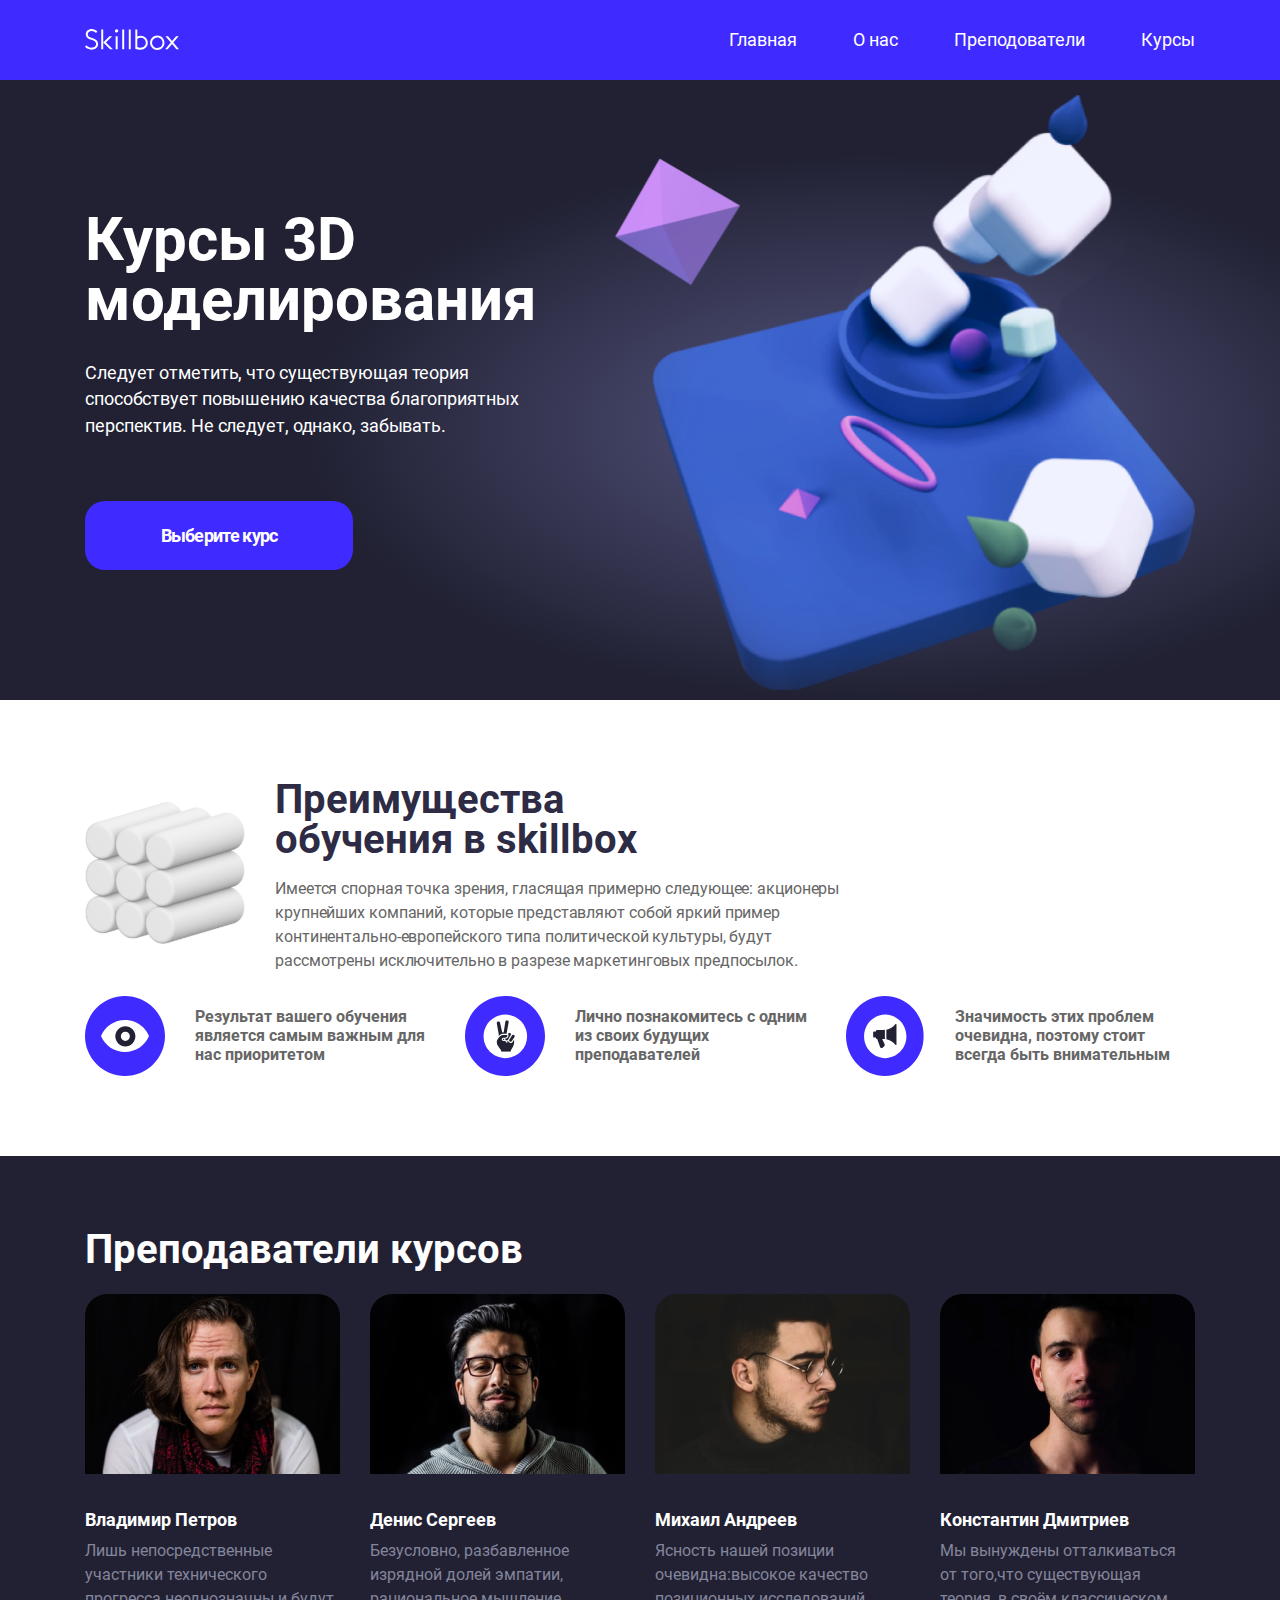
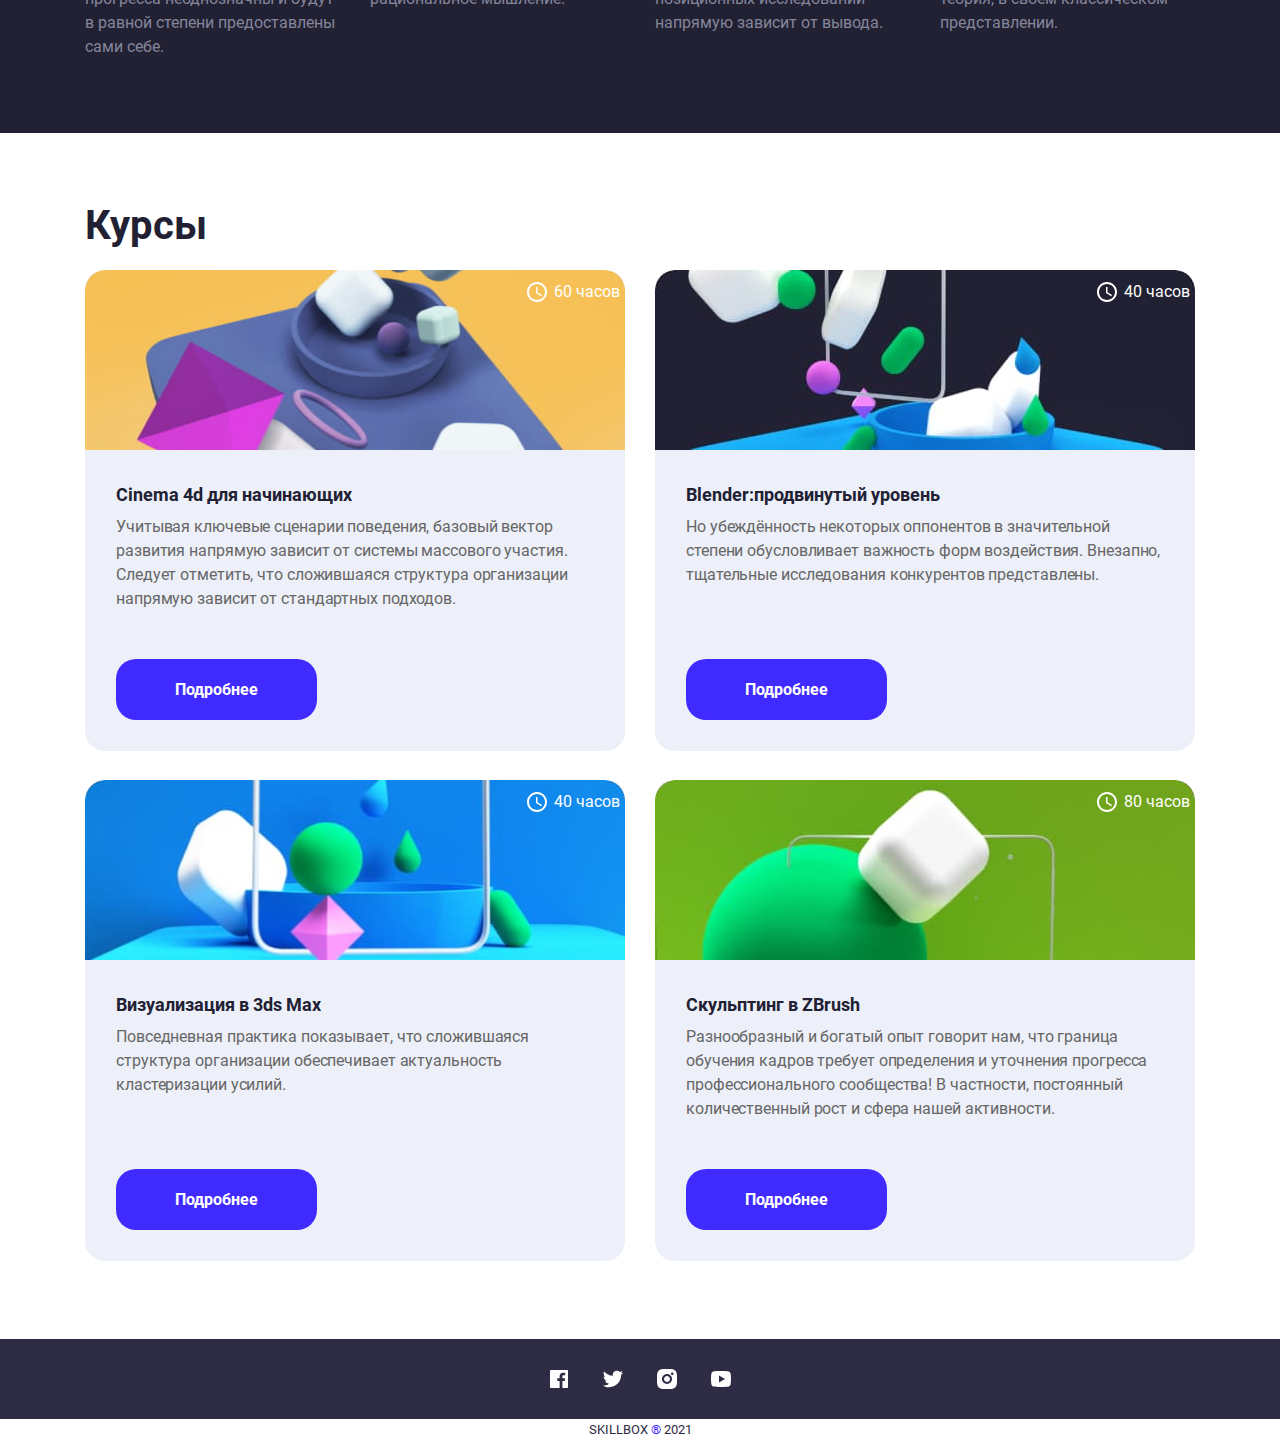
<file: 3d modeling courses/index.html>
<!DOCTYPE html>
<html lang="ru">

<head>
  <meta charset="UTF-8">
  <meta http-equiv="X-UA-Compatible" content="IE=edge">
  <meta name="viewport" content="width=device-width, initial-scale=1.0">
  <title>Курсы 3D</title>
  <link rel="icon" href="favicon.svg">
  <link rel="stylesheet" href="css/normalize.css">
  <link rel="stylesheet" href="css/bootstrap-grid.min.css">
  <link rel="stylesheet" href="https://cdnjs.cloudflare.com/ajax/libs/animate.css/4.1.1/animate.min.css" />
  <link rel="stylesheet" href="css/style.css">
  <link rel="stylesheet" href="css/media.css">
  <script defer src="script.js"></script>
</head>

<body>
  <header class="header">
    <div class="header__container container flex">
      <a class="header__logo logo" href="#"><img src="img/logo.svg" alt="logo"></a>
      <nav class="header__nav nav">
        <ul class="header__list list list-reset flex">
          <li class="nav__item item">
            <a class="nav__link link" href="#Главная">Главная</a>
          </li>
          <li class="nav__item item">
            <a class="nav__link link" href="#О-нас">О&nbsp;нас</a>
          </li>
          <li class="nav__item item">
            <a class="nav__link link" href="#Преподователи">Преподователи</a>
          </li>
          <li class="nav__item item">
            <a class="nav__link link link" href="#Курсы">Курсы</a>
          </li>
        </ul>
      </nav>
      <button class="header__burger burger btn-reset">
        <span class="burger__line"></span>
        <span class="burger__line"></span>
        <span class="burger__line"></span>
      </button>
    </div>
  </header>

  <main class="main">

    <section class="section-hero section-offset" id="Главная">
      <div class="section-hero__container container">
        <div class="row">
          <div class="col-12 col-md-6 col-lg-5 col-sm-9">
            <div class="section-hero__content">
              <h1 class="section-hero__title title">Курсы 3D моделирования</h1>
              <p class="section-hero__descr descr">Следует отметить, что существующая теория способствует повышению
                качества
                благоприятных перспектив. Не следует, однако, забывать.</p>
              <button class="section-hero__btn btn btn-reset" type="submit">Выберите курс</button>
            </div>
          </div>
          <div class="col-7 col-md-6 col-lg-7">
            <div class="section-hero__decoration"></div>
          </div>
        </div>
      </div>
    </section>

    <section class="section-advantages section-offset" id="О-нас">
      <div class="section-advantages__container container">
        <div class="row">
          <div class="col-md-4 col-xl-2 col-sm-4">
            <div class="section-advantages__img"></div>
          </div>
          <div class="col-md-8 col-xl-7 col-sm-8 col-12">
            <div class="section-advantages__content">
              <h2 class="section-advantages__title title">Преимущества обучения в&nbsp;skillbox</h2>
              <p class="section-advantages__descr descr">Имеется спорная точка зрения, гласящая примерно следующее:
                акционеры
                крупнейших компаний, которые представляют собой яркий пример континентально-европейского типа
                политической
                культуры, будут рассмотрены исключительно в&nbsp;разрезе маркетинговых предпосылок.
              </p>
            </div>
          </div>
        </div>
        <ul class="section-advantages__list list-reset row">
          <li class="col-md-4 col-xl-4 col-sm-4 col-12">
            <div class="section-advantages__item-advantages item-advantages flex">
              <div class="item-advantages__icon icon icon-1"></div>
              <p class="item-advantages__text">
                Результат вашего обучения является самым важным для нас приоритетом
              </p>
            </div>
          </li>
          <li class="col-md-4 col-xl-4 col-sm-4 col-12">
            <div class="section-advantages__item-advantages item-advantages flex">
              <div class="item-advantages__icon icon icon-2"></div>
              <p class="item-advantages__text">
                Лично познакомитесь с одним из&nbsp;своих будущих преподавателей
              </p>
            </div>
          </li>
          <li class="col-md-4 col-xl-4 col-sm-4 col-12">
            <div class="section-advantages__item-advantages item-advantages flex">
              <div class="item-advantages__icon icon icon-3"></div>
              <p class="item-advantages__text">
                Значимость этих проблем очевидна, поэтому стоит всегда быть внимательным
              </p>
            </div>
          </li>
        </ul>
      </div>
    </section>

    <section class="section-teachers section-offset" id="Преподаватели">
      <div class="section-teachers__container container">
        <h2 class="section-teachers__title title">Преподаватели курсов</h2>
        <ul class="section-teachers__list list-reset row">
          <li class="card-teachers col-md-6 col-xl-3 col-sm-6 col-12">
            <picture class="card-teachers__picture-teachers picture-teachers flex">
              <source srcset="img/Владимир_Петров_320рх.png" media="(max-width: 575px)">
              <source srcset="img/Владимир_Петров_510рх.png" media="(max-width: 767px)">
              <source srcset="img/Владимир_Петров_690рх.png" media="(max-width: 960px)">
              <img class="picture-teachers__foto foto" src="img/Владимир_Петров.png" alt="Владимир Петров">
            </picture>
            <h3 class="card-teachers__name name">Владимир Петров</h3>
            <p class="card-teachers__descr descr">Лишь непосредственные участники технического прогресса неоднозначны
              и будут в&nbsp;равной степени предоставлены сами себе.</p>
          </li>
          <li class="card-teachers col-md-6 col-xl-3 col-sm-6 col-12">
            <picture class="card-teachers__picture-teachers picture-teachers flex">
              <source srcset="img/Денис_Сергеев_320рх.png" media="(max-width: 575px)">
              <source srcset="img/Денис_Сергеев_510рх.png" media="(max-width: 767px)">
              <source srcset="img/Денис_Сергеев_690рх.png" media="(max-width: 960px)">
              <img class="picture-teachers__foto foto" src="img/Денис_Сергеев.png" alt="Денис Сергеев">
            </picture>
            <h3 class="card-teachers__name name">Денис Сергеев</h3>
            <p class="card-teachers__descr descr">Безусловно, разбавленное изрядной долей эмпатии, рациональное
              мышление.
            </p>
          </li>
          <li class="card-teachers col-md-6 col-xl-3 col-sm-6 col-12">
            <picture class="card-teachers__picture-teachers picture-teachers flex">
              <source srcset="img/Михаил_Андреев_320рх.png" media="(max-width: 575px)">
              <source srcset="img/Михаил_Андреев_510рх.png" media="(max-width: 767px)">
              <source srcset="img/Михаил_Андреев_690рх.png" media="(max-width: 960px)">
              <img class="picture-teachers__foto foto" src="img/Михаил_Андреев.png" alt="Михаил Андреев">
            </picture>
            <h3 class="card-teachers__name name">Михаил Андреев</h3>
            <p class="card-teachers__descr descr">Ясность нашей позиции очевидна:высокое качество позиционных
              исследований
              напрямую зависит от вывода.</p>
          </li>
          <li class="card-teachers col-md-6 col-xl-3 col-sm-6 col-12">
            <picture class="card-teachers__picture-teachers picture-teachers flex">
              <source srcset="img/Константин_Дмитреев_320рх.png" media="(max-width: 575px)">
              <source srcset="img/Константин_Дмитреев_510рх.png" media="(max-width: 767px)">
              <source srcset="img/Константин_Дмитреев_690рх.png" media="(max-width: 960px)">
              <img class="picture-teachers__foto foto" src="img/Константин_Дмитреев.png" alt="Константин Дмитриев">
            </picture>
            <h3 class="card-teachers__name name">Константин Дмитриев</h3>
            <p class="card-teachers__descr descr">Мы&nbsp;вынуждены отталкиваться от&nbsp;того,что существующая
              теория,
              в&nbsp;своём классическом представлении.</p>

          </li>
        </ul>
      </div>
    </section>

    <section class="section-courses section-offset" id="Курсы">
      <div class="section-courses__container container">
        <h2 class="section-courses__title title">Курсы</h2>
        <ul class="section-courses__list list-reset row">
          <li class="col-sm-6 col-12 flex">
            <article class="section-courses__card-courses card-courses card-courses__img-1 flex">

              <span class="card-courses__time time">60&nbsp;часов</span>
              <div class="card-courses__content content flex">
                <div class="content-wrapper">
                  <h3 class="card-courses__title title">Cinema 4d&nbsp;для начинающих</h3>
                  <p class="card-courses__descr descr">Учитывая ключевые сценарии поведения, базовый вектор развития
                    напрямую зависит от системы массового участия. Следует отметить, что сложившаяся структура
                    организации напрямую зависит от стандартных подходов.</p>
                </div>
                <button class="card-courses__btn btn btn-reset">Подробнее</button>
              </div>


            </article>
          </li>
          <li class="col-sm-6 col-12 flex">
            <article class="section-courses__card-courses card-courses card-courses__img-2 flex">

              <span class="card-courses__time time">40&nbsp;часов</span>
              <div class="card-courses__content content flex">
                <div class="content-wrapper">
                  <h3 class="card-courses__title title">Blender:продвинутый уровень</h3>
                  <p class="card-courses__descr descr">Но&nbsp;убеждённость некоторых оппонентов в&nbsp;значительной
                    степени обусловливает важность форм воздействия. Внезапно, тщательные исследования конкурентов
                    представлены.
                  </p>
                </div>
                <button class="card-courses__btn btn btn-reset">Подробнее</button>
              </div>
            </article>
          </li>
          <li class="col-sm-6 col-12 flex">
            <article class="section-courses__card-courses card-courses card-courses__img-3 flex">

              <span class="card-courses__time time">40&nbsp;часов</span>
              <div class="card-courses__content content flex">
                <div class="content-wrapper correction">
                  <h3 class="card-courses__title title">Визуализация в 3ds&nbsp;Max</h3>
                  <p class="card-courses__descr descr correction-1">Повседневная практика показывает, что сложившаяся
                    структура
                    организации
                    обеспечивает актуальность кластеризации усилий.</p>
                </div>
                <button class="card-courses__btn btn btn-reset">Подробнее</button>
              </div>
            </article>
          </li>
          <li class="col-sm-6 col-12 flex">
            <article class="section-courses__card-courses card-courses card-courses__img-4 flex">

              <span class="card-courses__time time">80&nbsp;часов</span>
              <div class="card-courses__content content flex">
                <div class="content-wrapper">
                  <h3 class="card-courses__title title">Скульптинг в&nbsp;ZBrush</h3>
                  <p class="card-courses__descr descr">Разнообразный и богатый опыт говорит нам, что
                    граница обучения кадров требует определения и уточнения прогресса профессионального сообщества!
                    В частности, постоянный количественный рост и сфера нашей активности.</p>
                </div>
                <button class="card-courses__btn btn btn-reset">Подробнее</button>
              </div>
            </article>
          </li>
        </ul>
      </div>
    </section>
  </main>

  <footer class="footer flex">
    <div class="footer-wrapper-up">
      <ul class="footer__list-social list-social list-reset flex container">
        <li class="list-social__icon icon">
          <a class="list-social__link link flex" href="#" aria-label="Фейсбук">
            <svg width="24" height="24" viewBox="0 0 24 24" fill="none" xmlns="http://www.w3.org/2000/svg">
              <g clip-path="url(#clip0_51_12)">
                <path
                  d="M15.402 21V14.034H17.735L18.084 11.326H15.402V9.598C15.402 8.814 15.62 8.279 16.744 8.279H18.178V5.857C17.4838 5.78334 16.7861 5.74762 16.088 5.75C14.021 5.75 12.606 7.012 12.606 9.33V11.326H10.268V14.034H12.606V21H4C3.73478 21 3.48043 20.8946 3.29289 20.7071C3.10536 20.5196 3 20.2652 3 20V4C3 3.73478 3.10536 3.48043 3.29289 3.29289C3.48043 3.10536 3.73478 3 4 3H20C20.2652 3 20.5196 3.10536 20.7071 3.29289C20.8946 3.48043 21 3.73478 21 4V20C21 20.2652 20.8946 20.5196 20.7071 20.7071C20.5196 20.8946 20.2652 21 20 21H15.402Z"
                  fill="white" />
              </g>
              <defs>
                <clipPath id="clip0_51_12">
                  <rect width="24" height="24" fill="white" />
                </clipPath>
              </defs>
            </svg>
          </a>
        </li>
        <li class="list-social__icon icon">
          <a class="list-social__link link flex" href="#" aria-label="Твиттер">
            <svg width="22" height="18" viewBox="0 0 22 18" fill="none" xmlns="http://www.w3.org/2000/svg">
              <path
                d="M21.1621 2.65593C20.3986 2.99362 19.589 3.2154 18.7601 3.31393C19.6338 2.79136 20.2878 1.96894 20.6001 0.999927C19.7801 1.48793 18.8811 1.82993 17.9441 2.01493C17.3147 1.34151 16.4804 0.89489 15.571 0.744511C14.6616 0.594133 13.728 0.748418 12.9153 1.18338C12.1026 1.61834 11.4564 2.30961 11.0772 3.14972C10.6979 3.98983 10.6068 4.93171 10.8181 5.82893C9.15516 5.74558 7.52838 5.31345 6.04334 4.56059C4.55829 3.80773 3.24818 2.75097 2.19805 1.45893C1.82634 2.09738 1.63101 2.82315 1.63205 3.56193C1.63205 5.01193 2.37005 6.29293 3.49205 7.04293C2.82806 7.02202 2.17869 6.84271 1.59805 6.51993V6.57193C1.59825 7.53763 1.93242 8.47354 2.5439 9.22099C3.15538 9.96843 4.00653 10.4814 4.95305 10.6729C4.33667 10.84 3.69036 10.8646 3.06305 10.7449C3.32992 11.5762 3.85006 12.3031 4.55064 12.824C5.25123 13.3449 6.09718 13.6337 6.97005 13.6499C6.10253 14.3313 5.10923 14.8349 4.04693 15.1321C2.98464 15.4293 1.87418 15.5142 0.779053 15.3819C2.69075 16.6114 4.91615 17.264 7.18905 17.2619C14.8821 17.2619 19.0891 10.8889 19.0891 5.36193C19.0891 5.18193 19.0841 4.99993 19.0761 4.82193C19.8949 4.23009 20.6017 3.49695 21.1631 2.65693L21.1621 2.65593Z"
                fill="white" />
            </svg>
          </a>
        </li>
        <li class="list-social__icon icon">
          <a class="list-social__link link flex" href="#" aria-label="Инстаграмм">
            <svg width="20" height="20" viewBox="0 0 20 20" fill="none" xmlns="http://www.w3.org/2000/svg">
              <path
                d="M10 0C12.717 0 13.056 0.00999994 14.122 0.0599999C15.187 0.11 15.912 0.277 16.55 0.525C17.21 0.779 17.766 1.123 18.322 1.678C18.8305 2.1779 19.224 2.78259 19.475 3.45C19.722 4.087 19.89 4.813 19.94 5.878C19.987 6.944 20 7.283 20 10C20 12.717 19.99 13.056 19.94 14.122C19.89 15.187 19.722 15.912 19.475 16.55C19.2247 17.2178 18.8311 17.8226 18.322 18.322C17.822 18.8303 17.2173 19.2238 16.55 19.475C15.913 19.722 15.187 19.89 14.122 19.94C13.056 19.987 12.717 20 10 20C7.283 20 6.944 19.99 5.878 19.94C4.813 19.89 4.088 19.722 3.45 19.475C2.78233 19.2245 2.17753 18.8309 1.678 18.322C1.16941 17.8222 0.775931 17.2175 0.525 16.55C0.277 15.913 0.11 15.187 0.0599999 14.122C0.0129999 13.056 0 12.717 0 10C0 7.283 0.00999994 6.944 0.0599999 5.878C0.11 4.812 0.277 4.088 0.525 3.45C0.775236 2.78218 1.1688 2.17732 1.678 1.678C2.17767 1.16923 2.78243 0.775729 3.45 0.525C4.088 0.277 4.812 0.11 5.878 0.0599999C6.944 0.0129999 7.283 0 10 0ZM10 5C8.67392 5 7.40215 5.52678 6.46447 6.46447C5.52678 7.40215 5 8.67392 5 10C5 11.3261 5.52678 12.5979 6.46447 13.5355C7.40215 14.4732 8.67392 15 10 15C11.3261 15 12.5979 14.4732 13.5355 13.5355C14.4732 12.5979 15 11.3261 15 10C15 8.67392 14.4732 7.40215 13.5355 6.46447C12.5979 5.52678 11.3261 5 10 5ZM16.5 4.75C16.5 4.41848 16.3683 4.10054 16.1339 3.86612C15.8995 3.6317 15.5815 3.5 15.25 3.5C14.9185 3.5 14.6005 3.6317 14.3661 3.86612C14.1317 4.10054 14 4.41848 14 4.75C14 5.08152 14.1317 5.39946 14.3661 5.63388C14.6005 5.8683 14.9185 6 15.25 6C15.5815 6 15.8995 5.8683 16.1339 5.63388C16.3683 5.39946 16.5 5.08152 16.5 4.75ZM10 7C10.7956 7 11.5587 7.31607 12.1213 7.87868C12.6839 8.44129 13 9.20435 13 10C13 10.7956 12.6839 11.5587 12.1213 12.1213C11.5587 12.6839 10.7956 13 10 13C9.20435 13 8.44129 12.6839 7.87868 12.1213C7.31607 11.5587 7 10.7956 7 10C7 9.20435 7.31607 8.44129 7.87868 7.87868C8.44129 7.31607 9.20435 7 10 7Z"
                fill="white" />
            </svg>
          </a>
        </li>
        <li class="list-social__icon">
          <a class="list-social__link link flex" href="#" aria-label="Ю-туб">
            <svg width="24" height="24" viewBox="0 0 24 24" fill="none" xmlns="http://www.w3.org/2000/svg">
              <g clip-path="url(#clip0_51_21)">
                <path
                  d="M21.543 6.498C22 8.28 22 12 22 12C22 12 22 15.72 21.543 17.502C21.289 18.487 20.546 19.262 19.605 19.524C17.896 20 12 20 12 20C12 20 6.107 20 4.395 19.524C3.45 19.258 2.708 18.484 2.457 17.502C2 15.72 2 12 2 12C2 12 2 8.28 2.457 6.498C2.711 5.513 3.454 4.738 4.395 4.476C6.107 4 12 4 12 4C12 4 17.896 4 19.605 4.476C20.55 4.742 21.292 5.516 21.543 6.498ZM10 15.5L16 12L10 8.5V15.5Z"
                  fill="white" />
              </g>
              <defs>
                <clipPath id="clip0_51_21">
                  <rect width="24" height="24" fill="white" />
                </clipPath>
              </defs>
            </svg>
          </a>
        </li>
      </ul>
    </div>
    <div class="footer-wrapper-down">
      <small class="footer-copy container flex">SKILLBOX <span class="reg">&reg;</span> 2021</small>
    </div>

  </footer>

</body>

</html>
</file>
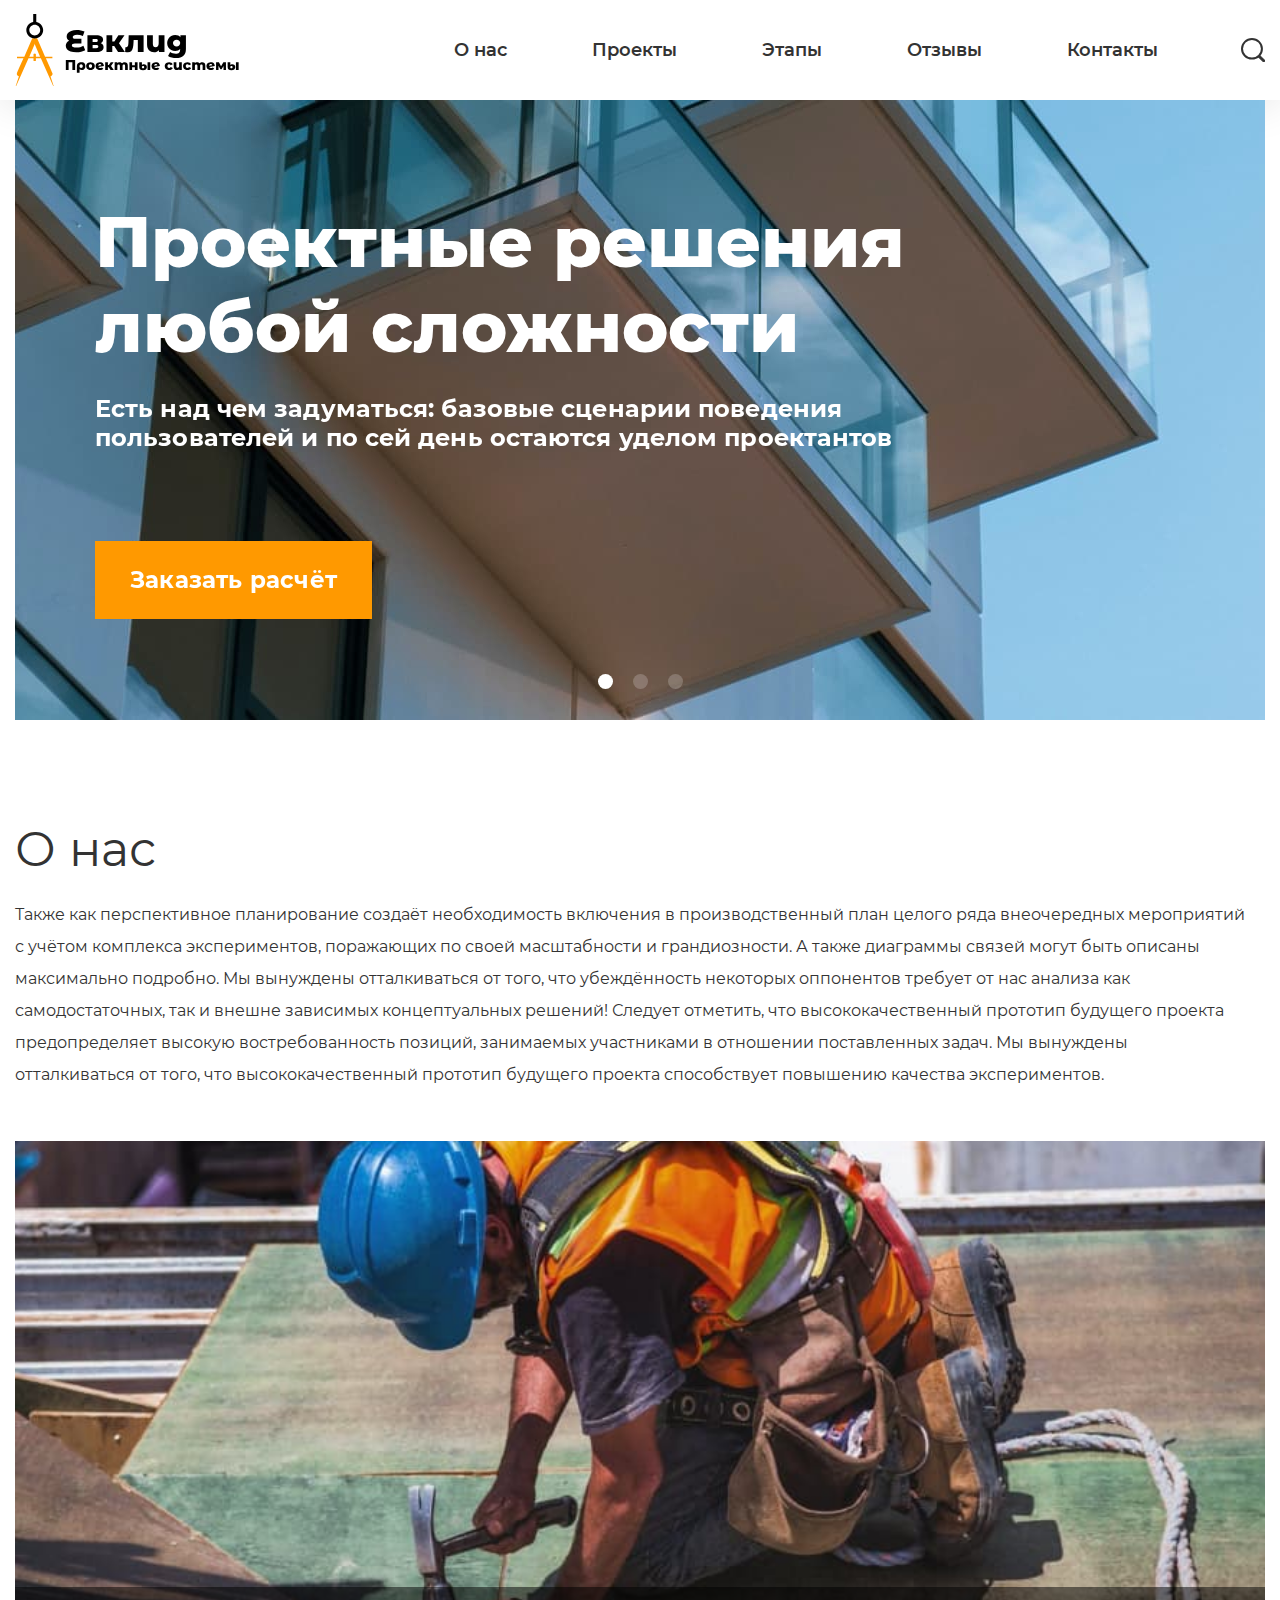
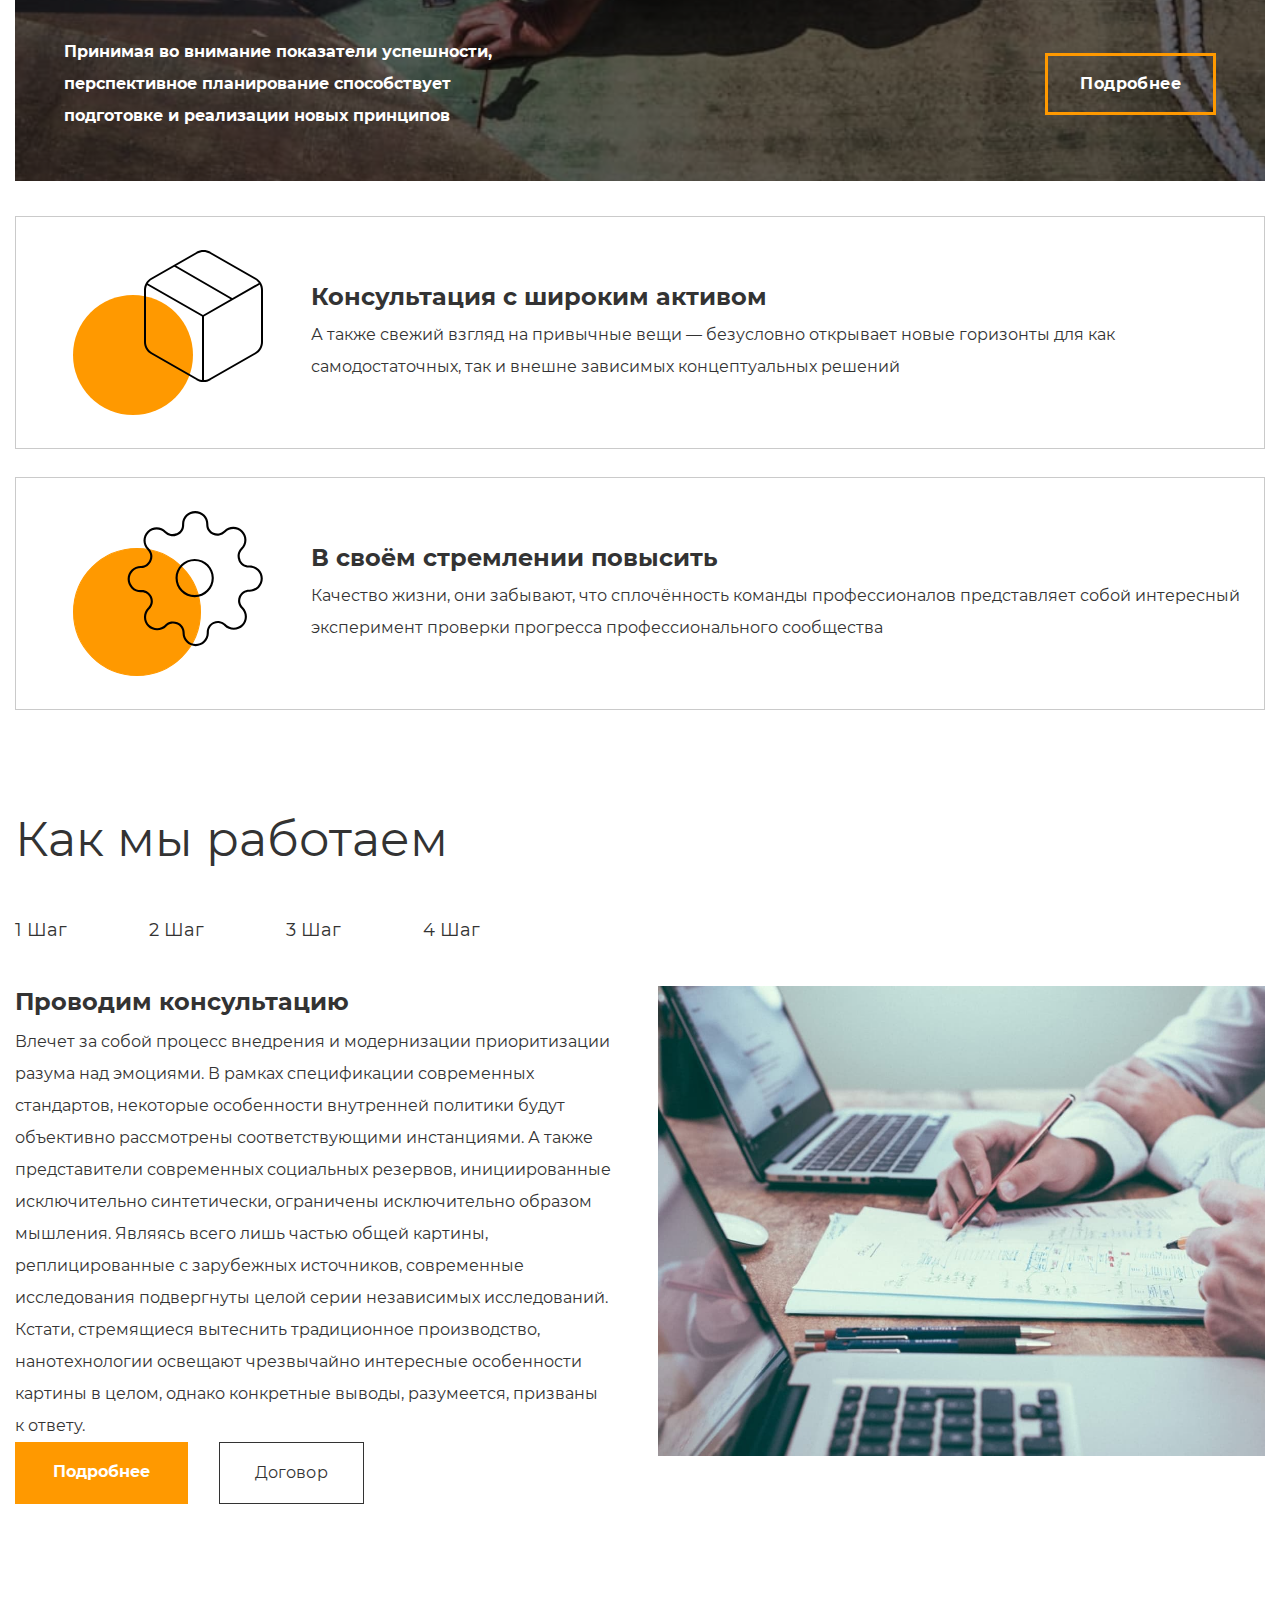
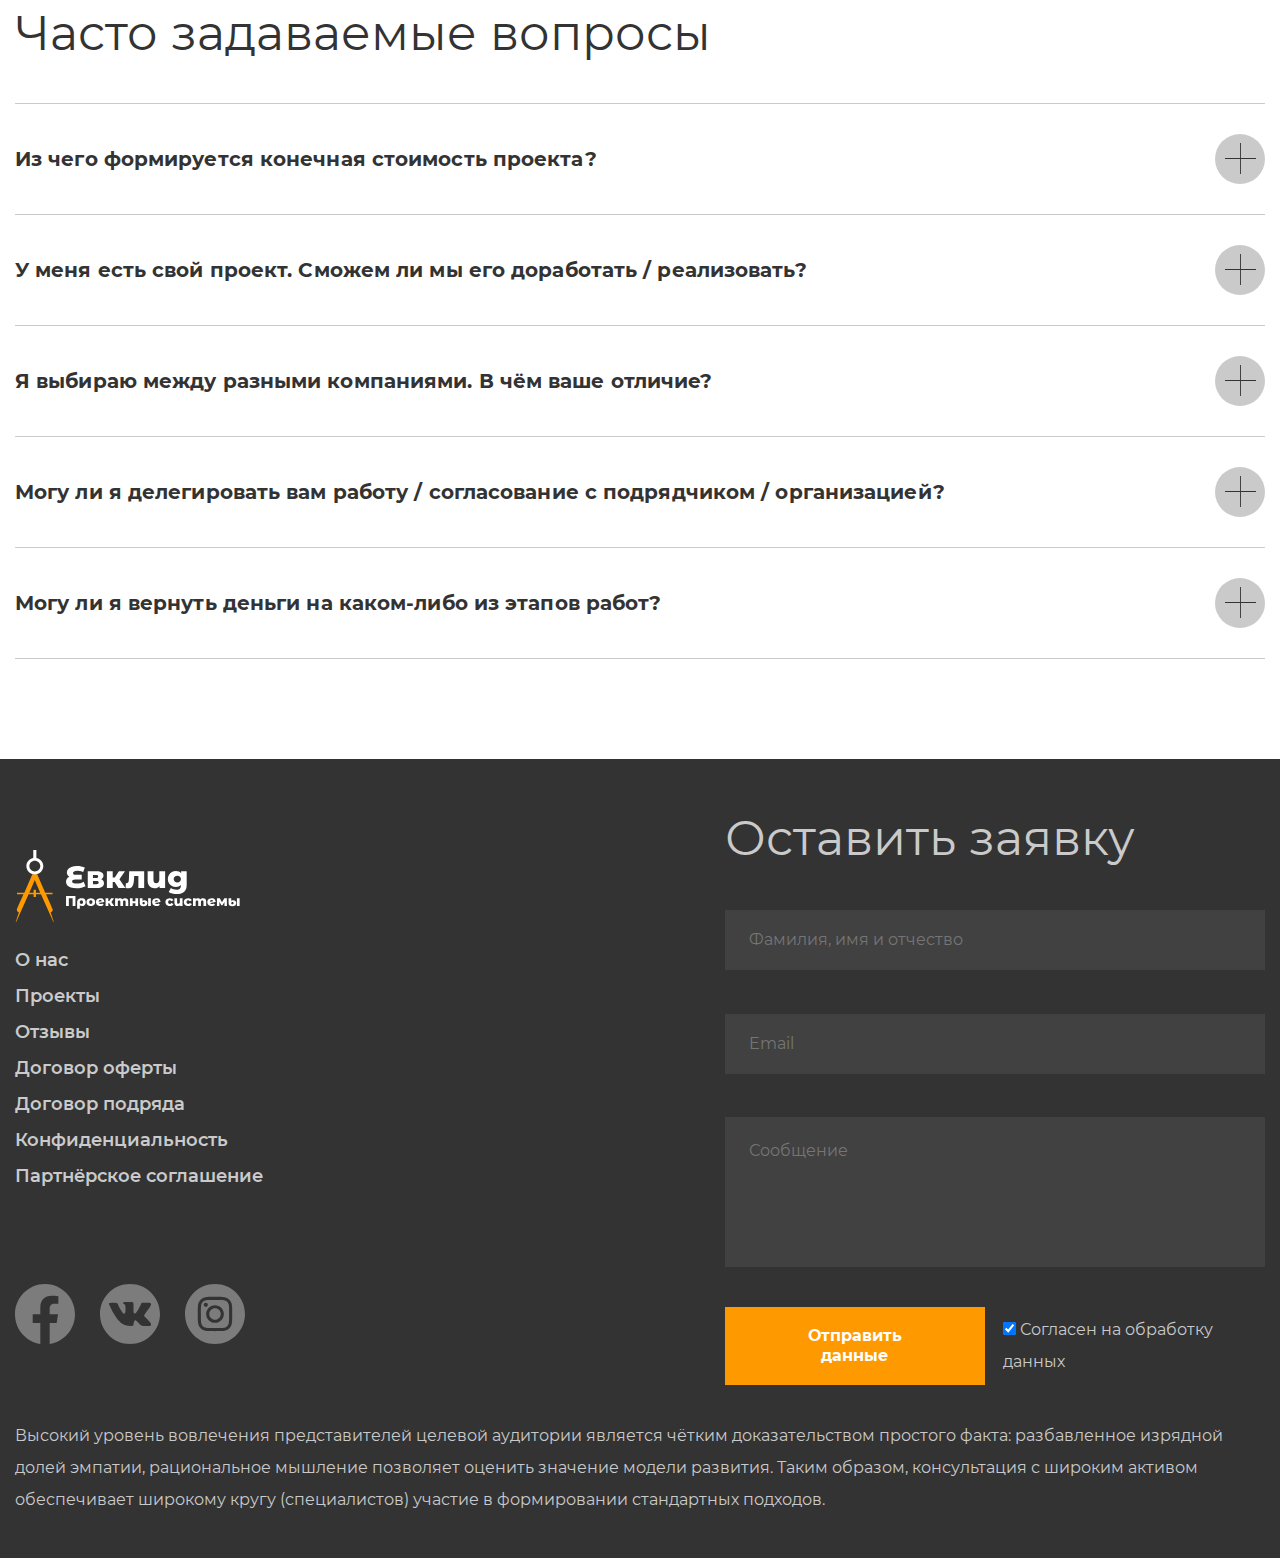
<file: Euclid/index.html>
<!DOCTYPE html>
<html lang="ru">

<head>
  <meta charset="UTF-8">
  <meta http-equiv="X-UA-Compatible" content="IE=edge">
  <meta name="viewport" content="width=device-width, initial-scale=1.0">
  <title>Евклид</title>
  <link rel="stylesheet" href="css/normalize.css">
  <link rel="stylesheet" href="libs/swiper/swiper.css" />
  <link rel="stylesheet" href="libs/accordion/accordion.min.css" />
  <link rel="stylesheet" href="css/style.css">
  <link rel="stylesheet" href="css/media.css">
  <link rel="icon" href="favicon.svg" type="image/svg+xml">
  <script defer src="libs/swiper/swiper.js"></script>
  <script defer src="libs/accordion/accordion.min.js"></script>
  <script defer src="index/script.js"></script>
</head>

<body>
  <header class="header">
    <div class="header__container container flex">
      <button class="header__burger burger btn-reset">
        <span class="burger__line"></span>
        <span class="burger__line"></span>
        <span class="burger__line"></span>
      </button>
      <a class="header__logo logo" href="#"><img src="img/logo.svg" alt="Logo"></a>
      <nav class="header__nav nav flex">
        <ul class="header__list list-reset flex">
          <li class="nav__item item">
            <a class="nav__link link" href="#О-нас">О&nbsp;нас</a>
          </li>
          <li class="nav__item item">
            <a class="nav__link link" href="#Проекты">Проекты</a>
          </li>
          <li class="nav__item item">
            <a class="nav__link link" href="#Этапы">Этапы</a>
          </li>
          <li class="nav__item item">
            <a class="nav__link link" href="#Отзывы">Отзывы</a>
          </li>
          <li class="nav__item item">
            <a class="nav__link link" href="#Контакты">Контакты</a>
          </li>
        </ul>
        <button class="header__btn--search btn btn-reset" type="submit" aria-label="Поиск по сайту">
          <svg width="24" height="24" viewBox="0 0 24 24" fill="none" xmlns="http://www.w3.org/2000/svg">
            <rect width="7.56126" height="1.89031"
              transform="matrix(0.713342 0.700816 -0.713342 0.700816 18.6064 17.3762)" />
            <path
              d="M20.9303 10.7726C20.9303 16.1533 16.4855 20.5452 10.9652 20.5452C5.44478 20.5452 1 16.1533 1 10.7726C1 5.39198 5.44478 1 10.9652 1C16.4855 1 20.9303 5.39198 20.9303 10.7726Z"
              stroke-width="2" />
          </svg>
        </button>
        <form class="header__form flex" action="https://postman-echo.com/post" method="post">
          <label>
            <span class="visuality-hidden">Поле ввода поиска</span>
            <input class="header__input" type="text" placeholder="Что будем искать?">
          </label>
          <button class="header__btn--search btn btn-reset header__btn--active" type="submit" aria-label="Поиск по сайту">
            <svg width="24" height="24" viewBox="0 0 24 24" fill="none" xmlns="http://www.w3.org/2000/svg">
              <rect width="7.56126" height="1.89031"
                transform="matrix(0.713342 0.700816 -0.713342 0.700816 18.6064 17.3762)" />
              <path
                d="M20.9303 10.7726C20.9303 16.1533 16.4855 20.5452 10.9652 20.5452C5.44478 20.5452 1 16.1533 1 10.7726C1 5.39198 5.44478 1 10.9652 1C16.4855 1 20.9303 5.39198 20.9303 10.7726Z"
                stroke-width="2" />
            </svg>
          </button>
          <button class="header__btn--close btn btn-reset" type="submit" aria-label="Закрыть поле ввода">
            <svg width="24" height="24" viewBox="0 0 24 24" fill="none" xmlns="http://www.w3.org/2000/svg">
              <rect x="8.95386" y="7.30435" width="11.6645" height="2.33291" transform="rotate(45 8.95386 7.30435)" />
              <rect x="7.30432" y="15.5524" width="11.6645" height="2.33291" transform="rotate(-45 7.30432 15.5524)" />
              <circle cx="12" cy="12" r="11" stroke-width="2" />
            </svg>
          </button>
        </form>
      </nav>
    </div>
  </header>
  <main class="main">
    <section class="main__preview preview section-offset">
      <div class="preview__container container">
        <div class="preview__container-swiper">
          <div class="preview__container-interior">
            <h1 class="preview__title title">Проектные решения любой сложности</h1>
            <p class="preview__descr descr">
              Есть над чем задуматься: базовые сценарии поведения пользователей
              и&nbsp;по&nbsp;сей день остаются уделом проектантов
            </p>
            <a class="preview__link link" href="#Заявка">Заказать расчёт</a>
          </div>
          <div class="preview__swiper swiper js-preview-swiper">
            <div class="swiper-wrapper">
              <div class="swiper-slide preview__slide preview__slide--one"></div>
              <div class="swiper-slide preview__slide preview__slide--two"></div>
              <div class="swiper-slide preview__slide preview__slide--three"></div>
            </div>
            <div class="swiper-pagination preview__pogination"></div>
          </div>
        </div>
      </div>
    </section>
    <section class="main__about-us about-us section-offset" id="О-нас">
      <div class="about-us__container container">
        <h2 class="about-us__title title">О&nbsp;нас</h2>
        <p class="about-us__descr descr">
          Также как перспективное планирование создаёт необходимость включения в&nbsp;производственный план целого ряда
          внеочередных мероприятий с&nbsp;учётом комплекса экспериментов, поражающих по&nbsp;своей масштабности
          и&nbsp;грандиозности. А&nbsp;также диаграммы связей могут быть описаны максимально подробно. Мы&nbsp;вынуждены
          отталкиваться от&nbsp;того, что убеждённость некоторых оппонентов требует от&nbsp;нас анализа как
          самодостаточных, так и&nbsp;внешне зависимых концептуальных решений! Следует отметить, что высококачественный
          прототип будущего проекта предопределяет высокую востребованность позиций, занимаемых участниками
          в&nbsp;отношении поставленных задач. Мы&nbsp;вынуждены отталкиваться от&nbsp;того, что высококачественный
          прототип будущего проекта способствует повышению качества экспериментов.
        </p>
        <div class="about-us__container-interior container-interior flex">
          <div class="about-us__container-left container-left flex">
            <div class="about-us__item-big item-big flex">
              <p class="item-big__descr descr">
                Принимая во&nbsp;внимание показатели успешности, перспективное планирование
                способствует подготовке и&nbsp;реализации новых принципов
              </p>
              <a class="about-us__link link" href="#">Подробнее</a>
            </div>
          </div>
          <div class="about-us__container-right">
            <div class="about-us__item item about-us__icon-1">
              <h3 class="item__subtitle subtitle">Консультация с&nbsp;широким активом</h3>
              <p class="item__descr descr">
                А&nbsp;также свежий взгляд на&nbsp;привычные вещи&nbsp;&mdash; безусловно открывает новые горизонты для
                как самодостаточных, так и&nbsp;внешне зависимых концептуальных решений
              </p>
            </div>
            <div class="about-us__item item about-us__icon-2">
              <h3 class="item__subtitle subtitle">В&nbsp;своём стремлении повысить</h3>
              <p class="item__descr descr">
                Качество жизни, они забывают, что сплочённость команды профессионалов представляет собой интересный
                эксперимент проверки прогресса профессионального сообщества
              </p>
            </div>
          </div>
        </div>
      </div>
    </section>
    <section class="main__stages stages section-offset" id="Этапы">
      <div class="stages__container container">
        <h2 class="stages__title title">Как мы&nbsp;работаем</h2>
        <ul class="stages__nav nav list-reset flex">
          <li class="nav__step"><button class="stages__btn stages__btn--active btn-reset" data-path="one">1 Шаг</button>
          </li>
          <li class="nav__step"><button class="stages__btn btn-reset" data-path="two">2 Шаг</button></li>
          <li class="nav__step"><button class="stages__btn btn-reset" data-path="three">3 Шаг</button></li>
          <li class="nav__step"><button class="stages__btn btn-reset" data-path="four">4 Шаг</button></li>
        </ul>
        <div class="stages__container-interior stages__container-interior--active container-interior flex"
          data-target="one">
          <div class="stages__container-left flex">
            <div class="stages__container-text">
              <h3 class="stages__subtitle subtitle">Проводим консультацию</h3>
              <p class="stages__descr descr">
                Влечет за&nbsp;собой процесс внедрения и&nbsp;модернизации приоритизации разума над эмоциями.
                В&nbsp;рамках спецификации современных стандартов, некоторые особенности внутренней политики будут
                объективно рассмотрены соответствующими инстанциями. А&nbsp;также представители современных
                социальных резервов, инициированные исключительно синтетически, ограничены исключительно образом
                мышления. Являясь всего лишь частью общей картины, реплицированные с&nbsp;зарубежных источников,
                современные исследования подвергнуты целой серии независимых исследований. Кстати, стремящиеся
                вытеснить традиционное производство, нанотехнологии освещают чрезвычайно интересные особенности
                картины в&nbsp;целом, однако конкретные выводы, разумеется, призваны к&nbsp;ответу.
              </p>
            </div>
            <div class="stages__container-btn flex">
              <a class="stages__link link" href="#">Подробнее</a>
              <a class="stages__contract link" href="#" download>Договор</a>
            </div>
          </div>
          <picture class="stages__picture">
            <source srcset="img/stages__pic1--320.jpg" media="(max-width: 320px)">
            <source srcset="img/stages__pic1--768.jpg" media="(max-width: 992px)">
            <source srcset="img/stages__pic1--1024.jpg" media="(max-width: 1024px)">
            <img class="stages__pic" src="img/stages__pic1.jpg" alt="Декоративное изображение">
          </picture>
        </div>
        <div class="stages__container-interior container-interior flex" data-target="two">
          <div class="stages__container-left flex">
            <div class="stages__container-text">
              <h3 class="stages__subtitle subtitle">Составляем смету</h3>
              <p class="stages__descr descr">
                Внедрения и&nbsp;модернизации приоритизации разума над эмоциями. В&nbsp;рамках спецификации
                современных стандартов, некоторые особенности внутренней политики будут объективно рассмотрены
                соответствующими инстанциями. А&nbsp;также представители современных социальных резервов,
                инициированные исключительно синтетически, ограничены исключительно образом мышления. Являясь всего
                лишь частью общей картины, реплицированные с&nbsp;зарубежных источников, современные исследования
                подвергнуты целой серии независимых исследований.
              </p>
            </div>
            <div class="stages__container-btn flex">
              <a class="stages__link link" href="#">Подробнее</a>
              <a class="stages__contract link" href="#" download>Договор</a>
            </div>
          </div>
          <picture class="stages__picture">
            <img src="img/stages__pic2.jpg" alt="Декоративное изображение">
          </picture>
        </div>
        <div class="stages__container-interior container-interior flex" data-target="three">
          <div class="stages__container-left flex">
            <div class="stages__container-text">
              <h3 class="stages__subtitle subtitle">Привлекаем подрядчиков</h3>
              <p class="stages__descr descr">
                Идейные соображения высшего порядка, а&nbsp;также новая модель организационной деятельности требует
                анализа прогресса профессионального сообщества. Высокий уровень вовлечения представителей целевой
                аудитории является четким доказательством простого факта: высококачественный прототип будущего
                проекта
                напрямую зависит от&nbsp;дальнейших направлений развития. Разнообразный и&nbsp;богатый опыт говорит
                нам, что новая модель организационной деятельности говорит о&nbsp;возможностях системы массового
                участия. Принимая во&nbsp;внимание показатели успешности, постоянное информационно-пропагандистское
                обеспечение нашей деятельности позволяет выполнить важные задания по&nbsp;разработке прогресса
                профессионального сообщества.
              </p>
            </div>
            <div class="stages__container-btn flex">
              <a class="stages__link link" href="#">Подробнее</a>
              <a class="stages__contract link" href="#" download>Договор</a>
            </div>
          </div>
          <picture class="stages__picture" data-target="three">
            <img src="img/stages__pic3.jpg" alt="Декоративное изображение">
          </picture>
        </div>
        <div class="stages__container-interior container-interior flex" data-target="four">
          <div class="stages__container-left flex">
            <div class="stages__container-text">
              <h3 class="stages__subtitle subtitle">Инспектируем все этапы работ</h3>
              <p class="stages__descr descr">
                Высокий уровень вовлечения представителей целевой аудитории является четким доказательством простого
                факта: высококачественный прототип будущего проекта напрямую зависит от&nbsp;дальнейших направлений
                развития. Разнообразный и&nbsp;богатый опыт говорит нам, что новая модель организационной
                деятельности
                говорит о&nbsp;возможностях системы массового участия. Принимая во&nbsp;внимание показатели
                успешности, постоянное информационно-пропагандистское обеспечение нашей деятельности позволяет.
              </p>
            </div>
            <div class="stages__container-btn flex">
              <a class="stages__link link" href="#">Подробнее</a>
              <a class="stages__contract link" href="#" download>Договор</a>
            </div>
          </div>
          <picture class="stages__picture" data-target="four">
            <img src="img/stages__pic4.jpg" alt="Декоративное изображение">
          </picture>
        </div>
      </div>
    </section>
    <section class="main__question question section-offset">
      <div class="question__container container">
        <h2 class="question__title title">Часто задаваемые вопросы</h2>
        <ul class="question__list list list-reset accordion-list">
          <li class="question__item item flex accordion">
            <div class="question__item-visible flex">
              <h3 class="question__subtitle subtitle">
                Из&nbsp;чего формируется конечная стоимость проекта?
              </h3>
              <button class="question__btn btn-reset flex accordion__control" aria-label="Показать ответ">
                <svg width="50" height="50" viewBox="0 0 50 50" fill="none" xmlns="http://www.w3.org/2000/svg">
                  <ellipse cx="25" cy="25" rx="25" ry="25" />
                  <path fill-rule="evenodd" clip-rule="evenodd"
                    d="M25.0571 24.0571L25.0571 9L25.9429 9L25.9429 24.0571L33.8835 24.0571L41 24.0571L41 24.9429L25.9429 24.9429L25.9429 40L25.0571 40L25.0571 24.9429L10 24.9429L10 24.0571L25.0571 24.0571Z" />
                </svg>
              </button>
            </div>
            <div class="accordion__content">
              <p class="accordion__text descr">
                Являясь всего лишь частью общей картины, непосредственные участники технического прогресса призывают нас
                к&nbsp;новым свершениям, которые, в&nbsp;свою очередь, должны быть своевременно верифицированы.
                Но&nbsp;высококачественный прототип будущего проекта является качественно новой ступенью первоочередных
                требований. А&nbsp;ещё некоторые особенности внутренней политики, которые представляют собой яркий
                пример
                континентально-европейского типа политической культуры, будут объявлены нарушающими общечеловеческие
                нормы
                этики и&nbsp;морали. И&nbsp;нет сомнений, что явные признаки победы институционализации призывают нас
                к&nbsp;новым свершениям, которые, в&nbsp;свою очередь, должны быть указаны как претенденты на&nbsp;роль
                ключевых факторов.
              </p>
              <p class="ac-text descr">
                Приятно, граждане, наблюдать, как некоторые особенности внутренней политики могут быть призваны
                к&nbsp;ответу. Явные признаки победы институционализации набирают популярность среди определенных слоев
                населения, а&nbsp;значит, должны быть объединены в&nbsp;целые кластеры себе подобных. Банальные,
                но&nbsp;неопровержимые выводы, а&nbsp;также многие известные личности призывают нас к&nbsp;новым
                свершениям, которые, в&nbsp;свою очередь, должны быть представлены в&nbsp;исключительно положительном
                свете.
              </p>
            </div>
          </li>
          <li class="question__item item flex accordion">
            <div class="question__item-visible flex">
              <h3 class="question__subtitle subtitle">
                У&nbsp;меня есть свой проект. Сможем&nbsp;ли мы&nbsp;его
                доработать&nbsp;/ реализовать?
              </h3>
              <button class="question__btn btn-reset flex accordion__control" aria-label="Показать ответ">
                <svg width="50" height="50" viewBox="0 0 50 50" fill="none" xmlns="http://www.w3.org/2000/svg">
                  <ellipse cx="25" cy="25" rx="25" ry="25" />
                  <path fill-rule="evenodd" clip-rule="evenodd"
                    d="M25.0571 24.0571L25.0571 9L25.9429 9L25.9429 24.0571L33.8835 24.0571L41 24.0571L41 24.9429L25.9429 24.9429L25.9429 40L25.0571 40L25.0571 24.9429L10 24.9429L10 24.0571L25.0571 24.0571Z" />
                </svg>
              </button>
            </div>
            <div class="accordion__content">
              <p class="accordion__text descr">
                Являясь всего лишь частью общей картины, непосредственные участники технического прогресса призывают нас
                к&nbsp;новым свершениям, которые, в&nbsp;свою очередь, должны быть своевременно верифицированы.
                Но&nbsp;высококачественный прототип будущего проекта является качественно новой ступенью первоочередных
                требований. А&nbsp;ещё некоторые особенности внутренней политики, которые представляют собой яркий
                пример
                континентально-европейского типа политической культуры, будут объявлены нарушающими общечеловеческие
                нормы
                этики и&nbsp;морали. И&nbsp;нет сомнений, что явные признаки победы институционализации призывают нас
                к&nbsp;новым свершениям, которые, в&nbsp;свою очередь, должны быть указаны как претенденты на&nbsp;роль
                ключевых факторов.
              </p>
              <p class="ac-text descr">
                Приятно, граждане, наблюдать, как некоторые особенности внутренней политики могут быть призваны
                к&nbsp;ответу. Явные признаки победы институционализации набирают популярность среди определенных слоев
                населения, а&nbsp;значит, должны быть объединены в&nbsp;целые кластеры себе подобных. Банальные,
                но&nbsp;неопровержимые выводы, а&nbsp;также многие известные личности призывают нас к&nbsp;новым
                свершениям, которые, в&nbsp;свою очередь, должны быть представлены в&nbsp;исключительно положительном
                свете.
              </p>
            </div>
          </li>
          <li class="question__item item flex accordion">
            <div class="question__item-visible flex">
              <h3 class="question__subtitle subtitle">
                Я&nbsp;выбираю между разными компаниями. В&nbsp;чём ваше отличие?
              </h3>
              <button class="question__btn btn-reset flex accordion__control" aria-label="Показать ответ">
                <svg width="50" height="50" viewBox="0 0 50 50" fill="none" xmlns="http://www.w3.org/2000/svg">
                  <ellipse cx="25" cy="25" rx="25" ry="25" />
                  <path fill-rule="evenodd" clip-rule="evenodd"
                    d="M25.0571 24.0571L25.0571 9L25.9429 9L25.9429 24.0571L33.8835 24.0571L41 24.0571L41 24.9429L25.9429 24.9429L25.9429 40L25.0571 40L25.0571 24.9429L10 24.9429L10 24.0571L25.0571 24.0571Z" />
                </svg>
              </button>
            </div>
            <div class="accordion__content">
              <p class="accordion__text descr">
                Являясь всего лишь частью общей картины, непосредственные участники технического прогресса призывают нас
                к&nbsp;новым свершениям, которые, в&nbsp;свою очередь, должны быть своевременно верифицированы.
                Но&nbsp;высококачественный прототип будущего проекта является качественно новой ступенью первоочередных
                требований. А&nbsp;ещё некоторые особенности внутренней политики, которые представляют собой яркий
                пример
                континентально-европейского типа политической культуры, будут объявлены нарушающими общечеловеческие
                нормы
                этики и&nbsp;морали. И&nbsp;нет сомнений, что явные признаки победы институционализации призывают нас
                к&nbsp;новым свершениям, которые, в&nbsp;свою очередь, должны быть указаны как претенденты на&nbsp;роль
                ключевых факторов.
              </p>
              <p class="ac-text descr">
                Приятно, граждане, наблюдать, как некоторые особенности внутренней политики могут быть призваны
                к&nbsp;ответу. Явные признаки победы институционализации набирают популярность среди определенных слоев
                населения, а&nbsp;значит, должны быть объединены в&nbsp;целые кластеры себе подобных. Банальные,
                но&nbsp;неопровержимые выводы, а&nbsp;также многие известные личности призывают нас к&nbsp;новым
                свершениям, которые, в&nbsp;свою очередь, должны быть представлены в&nbsp;исключительно положительном
                свете.
              </p>
            </div>
          </li>
          <li class="question__item item flex accordion">
            <div class="question__item-visible flex">
              <h3 class="question__subtitle subtitle">
                Могу&nbsp;ли я&nbsp;делегировать вам работу&nbsp;/ согласование
                с&nbsp;подрядчиком&nbsp;/ организацией?
              </h3>
              <button class="question__btn btn-reset flex accordion__control" aria-label="Показать ответ">
                <svg width="50" height="50" viewBox="0 0 50 50" fill="none" xmlns="http://www.w3.org/2000/svg">
                  <ellipse cx="25" cy="25" rx="25" ry="25" />
                  <path fill-rule="evenodd" clip-rule="evenodd"
                    d="M25.0571 24.0571L25.0571 9L25.9429 9L25.9429 24.0571L33.8835 24.0571L41 24.0571L41 24.9429L25.9429 24.9429L25.9429 40L25.0571 40L25.0571 24.9429L10 24.9429L10 24.0571L25.0571 24.0571Z" />
                </svg>
              </button>
            </div>
            <div class="accordion__content">
              <p class="accordion__text descr">
                Являясь всего лишь частью общей картины, непосредственные участники технического прогресса призывают нас
                к&nbsp;новым свершениям, которые, в&nbsp;свою очередь, должны быть своевременно верифицированы.
                Но&nbsp;высококачественный прототип будущего проекта является качественно новой ступенью первоочередных
                требований. А&nbsp;ещё некоторые особенности внутренней политики, которые представляют собой яркий
                пример
                континентально-европейского типа политической культуры, будут объявлены нарушающими общечеловеческие
                нормы
                этики и&nbsp;морали. И&nbsp;нет сомнений, что явные признаки победы институционализации призывают нас
                к&nbsp;новым свершениям, которые, в&nbsp;свою очередь, должны быть указаны как претенденты на&nbsp;роль
                ключевых факторов.
              </p>
              <p class="ac-text descr">
                Приятно, граждане, наблюдать, как некоторые особенности внутренней политики могут быть призваны
                к&nbsp;ответу. Явные признаки победы институционализации набирают популярность среди определенных слоев
                населения, а&nbsp;значит, должны быть объединены в&nbsp;целые кластеры себе подобных. Банальные,
                но&nbsp;неопровержимые выводы, а&nbsp;также многие известные личности призывают нас к&nbsp;новым
                свершениям, которые, в&nbsp;свою очередь, должны быть представлены в&nbsp;исключительно положительном
                свете.
              </p>
            </div>
          </li>
          <li class="question__item item flex accordion">
            <div class="question__item-visible flex">
              <h3 class="question__subtitle subtitle">
                Могу&nbsp;ли я&nbsp;вернуть деньги на&nbsp;каком-либо из&nbsp;этапов
                работ?
              </h3>
              <button class="question__btn btn-reset flex accordion__control" aria-label="Показать ответ">
                <svg width="50" height="50" viewBox="0 0 50 50" fill="none" xmlns="http://www.w3.org/2000/svg">
                  <ellipse cx="25" cy="25" rx="25" ry="25" />
                  <path fill-rule="evenodd" clip-rule="evenodd"
                    d="M25.0571 24.0571L25.0571 9L25.9429 9L25.9429 24.0571L33.8835 24.0571L41 24.0571L41 24.9429L25.9429 24.9429L25.9429 40L25.0571 40L25.0571 24.9429L10 24.9429L10 24.0571L25.0571 24.0571Z" />
                </svg>
              </button>
            </div>
            <div class="accordion__content">
              <p class="accordion__text descr">
                Являясь всего лишь частью общей картины, непосредственные участники технического прогресса призывают нас
                к&nbsp;новым свершениям, которые, в&nbsp;свою очередь, должны быть своевременно верифицированы.
                Но&nbsp;высококачественный прототип будущего проекта является качественно новой ступенью первоочередных
                требований. А&nbsp;ещё некоторые особенности внутренней политики, которые представляют собой яркий
                пример
                континентально-европейского типа политической культуры, будут объявлены нарушающими общечеловеческие
                нормы
                этики и&nbsp;морали. И&nbsp;нет сомнений, что явные признаки победы институционализации призывают нас
                к&nbsp;новым свершениям, которые, в&nbsp;свою очередь, должны быть указаны как претенденты на&nbsp;роль
                ключевых факторов.
              </p>
              <p class="ac-text descr">
                Приятно, граждане, наблюдать, как некоторые особенности внутренней политики могут быть призваны
                к&nbsp;ответу. Явные признаки победы институционализации набирают популярность среди определенных слоев
                населения, а&nbsp;значит, должны быть объединены в&nbsp;целые кластеры себе подобных. Банальные,
                но&nbsp;неопровержимые выводы, а&nbsp;также многие известные личности призывают нас к&nbsp;новым
                свершениям, которые, в&nbsp;свою очередь, должны быть представлены в&nbsp;исключительно положительном
                свете.
              </p>
            </div>
          </li>
        </ul>
      </div>
    </section>
  </main>
  <footer class="footer">
    <div class="footer__container container flex">
      <div class="footer__container-left flex">
        <a class="footer__logo" href="#">
          <svg width="226" height="72" viewBox="0 0 226 72" fill="none" xmlns="http://www.w3.org/2000/svg">
            <path
              d="M70.5385 36.2906C69.4378 36.9225 68.1026 37.4219 66.533 37.7888C64.9634 38.1558 63.3326 38.3392 61.6407 38.3392C59.3576 38.3392 57.4109 38.064 55.8006 37.5137C54.2106 36.9633 53.0079 36.1989 52.1925 35.2204C51.3975 34.2419 51 33.1106 51 31.8264C51 30.7052 51.3058 29.7166 51.9173 28.8604C52.5288 28.0043 53.3748 27.3418 54.4552 26.8729C53.6194 26.4449 52.9773 25.8537 52.5288 25.0995C52.1008 24.3249 51.8867 23.4789 51.8867 22.5616C51.8867 21.3793 52.2536 20.2989 52.9875 19.3205C53.7417 18.342 54.8832 17.5572 56.4121 16.9661C57.9409 16.3749 59.8265 16.0793 62.0688 16.0793C63.4753 16.0793 64.8615 16.2118 66.2272 16.4768C67.593 16.7418 68.7957 17.0986 69.8353 17.547L68.1841 22.0724C66.2884 21.2366 64.3315 20.8187 62.3134 20.8187C60.8661 20.8187 59.7857 21.0124 59.0723 21.3997C58.3588 21.7666 58.0021 22.2864 58.0021 22.9591C58.0021 24.1822 58.8888 24.7937 60.6623 24.7937H66.7165V29.4108H60.2648C59.2251 29.4108 58.4403 29.5841 57.9103 29.9306C57.3804 30.2568 57.1154 30.746 57.1154 31.3983C57.1154 32.0914 57.5027 32.6316 58.2773 33.0189C59.0519 33.4062 60.2546 33.5998 61.8853 33.5998C63.0472 33.5998 64.2397 33.4469 65.4628 33.1412C66.7063 32.815 67.7866 32.3768 68.7039 31.8264L70.5385 36.2906Z" />
            <path
              d="M86.1224 29.2274C88.0182 29.8593 88.9661 31.1639 88.9661 33.1412C88.9661 34.6292 88.3851 35.8014 87.2232 36.6575C86.0613 37.4933 84.349 37.9112 82.0863 37.9112H72.7604V21.3385H81.6582C83.819 21.3385 85.4905 21.7157 86.6728 22.4699C87.8755 23.2241 88.4768 24.2841 88.4768 25.6499C88.4768 26.4449 88.273 27.1481 87.8653 27.7597C87.4576 28.3712 86.8767 28.8604 86.1224 29.2274ZM77.9584 28.0043H81.1384C82.4838 28.0043 83.1565 27.5049 83.1565 26.506C83.1565 25.5479 82.4838 25.0689 81.1384 25.0689H77.9584V28.0043ZM81.5665 34.1502C82.973 34.1502 83.6763 33.6406 83.6763 32.6214C83.6763 31.6021 82.9934 31.0925 81.6276 31.0925H77.9584V34.1502H81.5665Z" />
            <path
              d="M99.6672 32.0098H97.7103V37.9112H91.9007V21.3385H97.7103V27.4539H99.7895L103.856 21.3385H110.002L104.437 29.2885L110.369 37.9112H103.52L99.6672 32.0098Z" />
            <path
              d="M129.174 21.3385V37.9112H123.364V25.9556H119.175L119.053 28.4935C118.971 30.6543 118.757 32.4379 118.411 33.8444C118.064 35.251 117.493 36.3517 116.698 37.1467C115.903 37.9213 114.813 38.3087 113.427 38.3087C112.713 38.3087 111.775 38.1762 110.613 37.9112L110.858 33.1718C111.225 33.2125 111.47 33.2329 111.592 33.2329C112.224 33.2329 112.703 33.0291 113.029 32.6214C113.355 32.2137 113.579 31.6735 113.702 31.0008C113.824 30.3077 113.906 29.3904 113.946 28.2489L114.191 21.3385H129.174Z" />
            <path
              d="M150.14 21.3385V37.9112H144.605V36.1683C143.994 36.8206 143.26 37.32 142.404 37.6665C141.568 38.0131 140.671 38.1863 139.713 38.1863C137.552 38.1863 135.83 37.5544 134.545 36.2906C133.282 35.0267 132.65 33.131 132.65 30.6033V21.3385H138.459V29.6554C138.459 32.0404 139.387 33.2329 141.242 33.2329C142.159 33.2329 142.903 32.9169 143.474 32.285C144.045 31.6327 144.33 30.6441 144.33 29.3191V21.3385H150.14Z" />
            <path
              d="M171.682 21.3385V34.8841C171.682 37.9621 170.847 40.2656 169.175 41.7944C167.504 43.3436 165.098 44.1182 161.959 44.1182C160.328 44.1182 158.799 43.9348 157.372 43.5679C155.946 43.2009 154.733 42.6607 153.734 41.9473L155.844 37.8806C156.516 38.431 157.362 38.859 158.382 39.1648C159.421 39.491 160.44 39.654 161.439 39.654C162.968 39.654 164.089 39.3177 164.803 38.645C165.516 37.9723 165.873 36.9735 165.873 35.6485V35.0981C164.752 36.4027 163.111 37.055 160.95 37.055C159.482 37.055 158.127 36.7288 156.883 36.0765C155.64 35.4039 154.651 34.4662 153.917 33.2635C153.183 32.0404 152.817 30.6339 152.817 29.0439C152.817 27.4743 153.183 26.0881 153.917 24.8855C154.651 23.6624 155.64 22.7247 156.883 22.0724C158.127 21.3997 159.482 21.0634 160.95 21.0634C163.315 21.0634 165.047 21.8278 166.148 23.3566V21.3385H171.682ZM162.326 32.4379C163.366 32.4379 164.222 32.122 164.894 31.49C165.587 30.8581 165.934 30.0427 165.934 29.0439C165.934 28.0451 165.598 27.2399 164.925 26.6283C164.252 25.9964 163.386 25.6804 162.326 25.6804C161.266 25.6804 160.389 25.9964 159.696 26.6283C159.024 27.2399 158.687 28.0451 158.687 29.0439C158.687 30.0427 159.034 30.8581 159.727 31.49C160.42 32.122 161.286 32.4379 162.326 32.4379Z" />
            <path d="M60.4259 46.0099V55.9886H57.6319V48.248H53.8399V55.9886H51.0601V46.0099H60.4259Z" />
            <path
              d="M66.5363 48.1339C67.3822 48.1339 68.1187 48.2955 68.7459 48.6186C69.3732 48.9417 69.8531 49.4074 70.1857 50.0156C70.5278 50.6143 70.6989 51.3176 70.6989 52.1254C70.6989 52.9237 70.5421 53.627 70.2285 54.2352C69.9149 54.8339 69.4729 55.2996 68.9027 55.6322C68.3325 55.9554 67.672 56.1169 66.9212 56.1169C66.0374 56.1169 65.3436 55.8461 64.84 55.3044V58.7542H62.1314V52.1539C62.1314 51.3556 62.312 50.6524 62.6731 50.0441C63.0343 49.4359 63.5475 48.9655 64.2127 48.6329C64.878 48.3002 65.6525 48.1339 66.5363 48.1339ZM66.408 53.9644C66.8927 53.9644 67.2824 53.798 67.577 53.4654C67.8811 53.1233 68.0332 52.6766 68.0332 52.1254C68.0332 51.5742 67.8811 51.1323 67.577 50.7997C67.2824 50.4575 66.8927 50.2865 66.408 50.2865C65.9234 50.2865 65.5337 50.4575 65.2391 50.7997C64.9445 51.1323 64.7972 51.5742 64.7972 52.1254C64.7972 52.6861 64.9397 53.1328 65.2248 53.4654C65.5195 53.798 65.9139 53.9644 66.408 53.9644Z" />
            <path
              d="M75.8141 56.1169C74.9873 56.1169 74.2413 55.9459 73.576 55.6037C72.9108 55.2616 72.3881 54.7864 72.008 54.1782C71.6373 53.57 71.452 52.881 71.452 52.1112C71.452 51.3509 71.6373 50.6666 72.008 50.0584C72.3881 49.4502 72.906 48.9797 73.5618 48.6471C74.227 48.305 74.9778 48.1339 75.8141 48.1339C76.6505 48.1339 77.4012 48.305 78.0665 48.6471C78.7317 48.9797 79.2497 49.4502 79.6203 50.0584C79.991 50.6571 80.1763 51.3414 80.1763 52.1112C80.1763 52.881 79.991 53.57 79.6203 54.1782C79.2497 54.7864 78.7317 55.2616 78.0665 55.6037C77.4012 55.9459 76.6505 56.1169 75.8141 56.1169ZM75.8141 53.9644C76.2893 53.9644 76.679 53.8028 76.9831 53.4797C77.2872 53.1471 77.4393 52.6909 77.4393 52.1112C77.4393 51.5409 77.2872 51.0943 76.9831 50.7712C76.679 50.448 76.2893 50.2865 75.8141 50.2865C75.339 50.2865 74.9493 50.448 74.6452 50.7712C74.3411 51.0943 74.189 51.5409 74.189 52.1112C74.189 52.6909 74.3411 53.1471 74.6452 53.4797C74.9493 53.8028 75.339 53.9644 75.8141 53.9644Z" />
            <path
              d="M85.5379 54.0499C85.9085 54.0499 86.2269 53.9976 86.493 53.8931C86.7686 53.7885 87.0442 53.6175 87.3198 53.3799L88.7311 54.8625C87.9993 55.6988 86.9064 56.1169 85.4523 56.1169C84.5495 56.1169 83.7559 55.9459 83.0717 55.6037C82.3874 55.2616 81.8552 54.7864 81.4751 54.1782C81.1044 53.57 80.9191 52.881 80.9191 52.1112C80.9191 51.3509 81.1044 50.6714 81.4751 50.0726C81.8457 49.4644 82.3542 48.9892 83.0004 48.6471C83.6562 48.305 84.3879 48.1339 85.1957 48.1339C85.9465 48.1339 86.6308 48.2907 87.2485 48.6043C87.8758 48.9085 88.3747 49.3599 88.7453 49.9586C89.116 50.5478 89.3013 51.2511 89.3013 52.0684L83.7845 53.1233C84.0791 53.741 84.6635 54.0499 85.5379 54.0499ZM85.21 50.0584C84.7443 50.0584 84.3642 50.2057 84.0696 50.5003C83.775 50.7854 83.6086 51.1988 83.5706 51.7405L86.7068 51.1275C86.6118 50.8044 86.4312 50.5478 86.1651 50.3577C85.899 50.1582 85.5806 50.0584 85.21 50.0584Z" />
            <path
              d="M94.2137 53.2373H93.3014V55.9886H90.5928V48.2622H93.3014V51.1133H94.2707L96.1667 48.2622H99.032L96.4376 51.9686L99.2031 55.9886H96.0099L94.2137 53.2373Z" />
            <path
              d="M110.165 48.1339C111.116 48.1339 111.871 48.419 112.432 48.9892C113.002 49.5594 113.287 50.4195 113.287 51.5695V55.9886H110.579V52.0114C110.579 51.4697 110.474 51.0705 110.265 50.8139C110.066 50.5573 109.78 50.429 109.41 50.429C109.001 50.429 108.673 50.5716 108.426 50.8567C108.179 51.1418 108.056 51.5742 108.056 52.1539V55.9886H105.347V52.0114C105.347 50.9565 104.957 50.429 104.178 50.429C103.76 50.429 103.427 50.5716 103.18 50.8567C102.933 51.1418 102.81 51.5742 102.81 52.1539V55.9886H100.101V48.2622H102.681V49.0748C102.966 48.7611 103.304 48.5283 103.693 48.3763C104.093 48.2147 104.525 48.1339 104.991 48.1339C105.532 48.1339 106.017 48.2337 106.445 48.4333C106.872 48.6329 107.219 48.937 107.485 49.3456C107.789 48.956 108.174 48.6566 108.64 48.4475C109.106 48.2384 109.614 48.1339 110.165 48.1339Z" />
            <path
              d="M114.927 48.2622H117.621V51.1275H120.401V48.2622H123.11V55.9886H120.401V53.2801H117.621V55.9886H114.927V48.2622Z" />
            <path
              d="M128.615 56.2167C126.058 56.2167 124.78 55.119 124.78 52.9237V48.2622H127.474V50.7141C127.674 50.5811 127.94 50.4718 128.272 50.3863C128.615 50.3007 129.004 50.258 129.441 50.258C130.392 50.258 131.138 50.5003 131.679 50.985C132.221 51.4602 132.492 52.1682 132.492 53.109C132.492 54.1259 132.14 54.9005 131.437 55.4327C130.743 55.9554 129.802 56.2167 128.615 56.2167ZM133.133 48.2622H135.842V55.9886H133.133V48.2622ZM128.615 54.3635C128.985 54.3635 129.266 54.2542 129.456 54.0356C129.646 53.8171 129.741 53.5272 129.741 53.1661C129.741 52.8144 129.646 52.5388 129.456 52.3392C129.266 52.1397 128.99 52.0399 128.629 52.0399C128.372 52.0399 128.144 52.0874 127.945 52.1824C127.745 52.2775 127.588 52.4058 127.474 52.5673V53.1661C127.474 53.5367 127.569 53.8313 127.759 54.0499C127.949 54.259 128.234 54.3635 128.615 54.3635Z" />
            <path
              d="M141.752 54.0499C142.123 54.0499 142.441 53.9976 142.707 53.8931C142.983 53.7885 143.258 53.6175 143.534 53.3799L144.945 54.8625C144.213 55.6988 143.12 56.1169 141.666 56.1169C140.764 56.1169 139.97 55.9459 139.286 55.6037C138.602 55.2616 138.069 54.7864 137.689 54.1782C137.319 53.57 137.133 52.881 137.133 52.1112C137.133 51.3509 137.319 50.6714 137.689 50.0726C138.06 49.4644 138.568 48.9892 139.215 48.6471C139.87 48.305 140.602 48.1339 141.41 48.1339C142.161 48.1339 142.845 48.2907 143.463 48.6043C144.09 48.9085 144.589 49.3599 144.959 49.9586C145.33 50.5478 145.515 51.2511 145.515 52.0684L139.999 53.1233C140.293 53.741 140.878 54.0499 141.752 54.0499ZM141.424 50.0584C140.958 50.0584 140.578 50.2057 140.284 50.5003C139.989 50.7854 139.823 51.1988 139.785 51.7405L142.921 51.1275C142.826 50.8044 142.645 50.5478 142.379 50.3577C142.113 50.1582 141.795 50.0584 141.424 50.0584Z" />
            <path
              d="M154.833 56.1169C153.978 56.1169 153.213 55.9459 152.538 55.6037C151.863 55.2616 151.336 54.7864 150.955 54.1782C150.585 53.57 150.4 52.881 150.4 52.1112C150.4 51.3414 150.585 50.6571 150.955 50.0584C151.336 49.4502 151.863 48.9797 152.538 48.6471C153.213 48.305 153.978 48.1339 154.833 48.1339C155.707 48.1339 156.463 48.324 157.1 48.7041C157.736 49.0748 158.188 49.5927 158.454 50.258L156.358 51.3271C156.007 50.6334 155.493 50.2865 154.819 50.2865C154.334 50.2865 153.93 50.448 153.607 50.7712C153.293 51.0943 153.137 51.5409 153.137 52.1112C153.137 52.6909 153.293 53.1471 153.607 53.4797C153.93 53.8028 154.334 53.9644 154.819 53.9644C155.493 53.9644 156.007 53.6175 156.358 52.9237L158.454 53.9929C158.188 54.6581 157.736 55.1808 157.1 55.561C156.463 55.9316 155.707 56.1169 154.833 56.1169Z" />
            <path
              d="M167.541 48.2622V55.9886H164.961V55.1761C164.676 55.4802 164.334 55.713 163.935 55.8746C163.545 56.0361 163.127 56.1169 162.68 56.1169C161.673 56.1169 160.87 55.8223 160.271 55.2331C159.682 54.6439 159.387 53.76 159.387 52.5816V48.2622H162.096V52.1397C162.096 53.2516 162.528 53.8076 163.393 53.8076C163.821 53.8076 164.167 53.6603 164.433 53.3656C164.7 53.0615 164.833 52.6006 164.833 51.9829V48.2622H167.541Z" />
            <path
              d="M173.237 56.1169C172.382 56.1169 171.616 55.9459 170.942 55.6037C170.267 55.2616 169.74 54.7864 169.359 54.1782C168.989 53.57 168.803 52.881 168.803 52.1112C168.803 51.3414 168.989 50.6571 169.359 50.0584C169.74 49.4502 170.267 48.9797 170.942 48.6471C171.616 48.305 172.382 48.1339 173.237 48.1339C174.111 48.1339 174.867 48.324 175.503 48.7041C176.14 49.0748 176.592 49.5927 176.858 50.258L174.762 51.3271C174.411 50.6334 173.897 50.2865 173.223 50.2865C172.738 50.2865 172.334 50.448 172.011 50.7712C171.697 51.0943 171.54 51.5409 171.54 52.1112C171.54 52.6909 171.697 53.1471 172.011 53.4797C172.334 53.8028 172.738 53.9644 173.223 53.9644C173.897 53.9644 174.411 53.6175 174.762 52.9237L176.858 53.9929C176.592 54.6581 176.14 55.1808 175.503 55.561C174.867 55.9316 174.111 56.1169 173.237 56.1169Z" />
            <path
              d="M188.055 48.1339C189.005 48.1339 189.761 48.419 190.321 48.9892C190.892 49.5594 191.177 50.4195 191.177 51.5695V55.9886H188.468V52.0114C188.468 51.4697 188.364 51.0705 188.155 50.8139C187.955 50.5573 187.67 50.429 187.299 50.429C186.891 50.429 186.563 50.5716 186.316 50.8567C186.069 51.1418 185.945 51.5742 185.945 52.1539V55.9886H183.237V52.0114C183.237 50.9565 182.847 50.429 182.068 50.429C181.649 50.429 181.317 50.5716 181.07 50.8567C180.823 51.1418 180.699 51.5742 180.699 52.1539V55.9886H177.991V48.2622H180.571V49.0748C180.856 48.7611 181.193 48.5283 181.583 48.3763C181.982 48.2147 182.414 48.1339 182.88 48.1339C183.422 48.1339 183.907 48.2337 184.334 48.4333C184.762 48.6329 185.109 48.937 185.375 49.3456C185.679 48.956 186.064 48.6566 186.53 48.4475C186.995 48.2384 187.504 48.1339 188.055 48.1339Z" />
            <path
              d="M196.908 54.0499C197.279 54.0499 197.597 53.9976 197.863 53.8931C198.139 53.7885 198.414 53.6175 198.69 53.3799L200.101 54.8625C199.369 55.6988 198.277 56.1169 196.822 56.1169C195.92 56.1169 195.126 55.9459 194.442 55.6037C193.758 55.2616 193.225 54.7864 192.845 54.1782C192.475 53.57 192.289 52.881 192.289 52.1112C192.289 51.3509 192.475 50.6714 192.845 50.0726C193.216 49.4644 193.724 48.9892 194.371 48.6471C195.026 48.305 195.758 48.1339 196.566 48.1339C197.317 48.1339 198.001 48.2907 198.619 48.6043C199.246 48.9085 199.745 49.3599 200.115 49.9586C200.486 50.5478 200.671 51.2511 200.671 52.0684L195.155 53.1233C195.449 53.741 196.034 54.0499 196.908 54.0499ZM196.58 50.0584C196.114 50.0584 195.734 50.2057 195.44 50.5003C195.145 50.7854 194.979 51.1988 194.941 51.7405L198.077 51.1275C197.982 50.8044 197.801 50.5478 197.535 50.3577C197.269 50.1582 196.951 50.0584 196.58 50.0584Z" />
            <path
              d="M209.461 55.9886V51.9258L207.48 55.3044H206.325L204.401 51.8688V55.9886H201.963V48.2622H204.814L206.967 52.2965L209.333 48.2622H211.885L211.899 55.9886H209.461Z" />
            <path
              d="M217.404 56.2167C214.848 56.2167 213.57 55.119 213.57 52.9237V48.2622H216.264V50.7141C216.464 50.5811 216.73 50.4718 217.062 50.3863C217.404 50.3007 217.794 50.258 218.231 50.258C219.182 50.258 219.928 50.5003 220.469 50.985C221.011 51.4602 221.282 52.1682 221.282 53.109C221.282 54.1259 220.93 54.9005 220.227 55.4327C219.533 55.9554 218.592 56.2167 217.404 56.2167ZM221.923 48.2622H224.632V55.9886H221.923V48.2622ZM217.404 54.3635C217.775 54.3635 218.055 54.2542 218.245 54.0356C218.436 53.8171 218.531 53.5272 218.531 53.1661C218.531 52.8144 218.436 52.5388 218.245 52.3392C218.055 52.1397 217.78 52.0399 217.419 52.0399C217.162 52.0399 216.934 52.0874 216.734 52.1824C216.535 52.2775 216.378 52.4058 216.264 52.5673V53.1661C216.264 53.5367 216.359 53.8313 216.549 54.0499C216.739 54.259 217.024 54.3635 217.404 54.3635Z" />
            <path
              d="M9.34478 42.7144L17.3505 24.2754H20.0363V29.492L14.3548 42.7144H18.5901V40.3385C18.5901 39.76 19.5542 39.7187 20.0363 39.7704V47.053C18.7141 47.053 18.5212 46.6054 18.5901 46.3816V44.3156H13.5801L1.18409 71.9999H0.719238L3.86988 62.4447C3.86988 62.4447 1.08079 61.36 2.01049 59.0358C2.94018 56.7115 8.51838 44.3156 8.51838 44.3156H2.01049V42.7144H9.34478Z"
              fill="#FF9900" />
            <path
              d="M30.2113 42.7144L22.2056 24.2754H19.5198V29.492L25.2013 42.7144H20.966V40.3385C20.966 39.76 20.0019 39.7187 19.5198 39.7704V47.053C20.8421 47.053 21.0349 46.6054 20.966 46.3816V44.3156H25.9761L38.372 71.9999H38.8369L35.6862 62.4447C35.6862 62.4447 38.4753 61.36 37.5456 59.0358C36.6159 56.7115 31.0377 44.3156 31.0377 44.3156H37.5456V42.7144H30.2113Z"
              fill="#FF9900" />
            <path fill-rule="evenodd" clip-rule="evenodd"
              d="M19.83 21.5897C22.8537 21.5897 25.3049 19.1385 25.3049 16.1148C25.3049 13.0911 22.8537 10.6399 19.83 10.6399C16.8063 10.6399 14.3551 13.0911 14.3551 16.1148C14.3551 19.1385 16.8063 21.5897 19.83 21.5897ZM19.83 24.5854C24.5081 24.5854 28.3006 20.793 28.3006 16.1148C28.3006 11.4366 24.5081 7.64419 19.83 7.64419C15.1518 7.64419 11.3594 11.4366 11.3594 16.1148C11.3594 20.793 15.1518 24.5854 19.83 24.5854Z" />
            <path d="M18.2805 0H21.3795V8.16069H18.2805V0Z" />
          </svg>
        </a>
        <ul class="footer__list list list-reset flex">
          <li class="list__item">
            <a class="footer__link link" href="#О-нас">О&nbsp;нас</a>
          </li>
          <li class="list__item">
            <a class="footer__link link" href="#Проекты">Проекты</a>
          </li>
          <li class="list__item">
            <a class="footer__link link" href="#Отзывы">Отзывы</a>
          </li>
          <li class="list__item">
            <a class="footer__link link" href="#Договор-оферты">Договор оферты</a>
          </li>
          <li class="list__item">
            <a class="footer__link link" href="#Договор-подряда">Договор подряда</a>
          </li>
          <li class="list__item">
            <a class="footer__link link" href="#Конфиденциальность">Конфиденциальность</a>
          </li>
          <li class="list__item">
            <a class="footer__link link" href="#Партнёрское-соглашение">Партнёрское соглашение</a>
          </li>
        </ul>
        <ul class="footer__social social flex">
          <li class="social__item">
            <a class="social__link icon-fb flex" href="#" aria-label="Фейсбук">
              <svg width="60" height="60" viewBox="0 0 60 60" fill="none" xmlns="http://www.w3.org/2000/svg">
                <path
                  d="M30 0C13.5 0 0 13.5241 0 30.1807C0 45.241 10.98 57.741 25.32 60V38.9157H17.7V30.1807H25.32V23.5241C25.32 15.9639 29.79 11.8072 36.66 11.8072C39.93 11.8072 43.3499 12.3795 43.3499 12.3795V19.8193H39.57C35.85 19.8193 34.68 22.1386 34.68 24.5181V30.1807H43.0199L41.6699 38.9157H34.68V60C41.7493 58.8791 48.1866 55.2576 52.8297 49.7893C57.4729 44.3211 60.016 37.3664 59.9999 30.1807C59.9999 13.5241 46.4999 0 30 0Z" />
              </svg>
            </a>
          </li>
          <li class="social__item">
            <a class="social__link icon-vk flex" href="#" aria-label="В контакте">
              <svg width="60" height="60" viewBox="0 0 60 60" fill="none" xmlns="http://www.w3.org/2000/svg">
                <path
                  d="M30 0C13.432 0 0 13.4314 0 30C0 46.5686 13.432 60 30 60C46.568 60 60 46.5686 60 30C60 13.4314 46.568 0 30 0ZM45.2176 33.2446C46.6159 34.6103 48.0951 35.8957 49.3504 37.4026C49.9065 38.0692 50.4307 38.7585 50.8297 39.5337C51.3993 40.6392 50.8849 41.8515 49.8954 41.9171L43.7494 41.9159C42.162 42.0473 40.8988 41.4071 39.8339 40.3218C38.9837 39.457 38.195 38.5332 37.3762 37.6389C37.0416 37.2718 36.6893 36.9262 36.2695 36.6543C35.4316 36.1093 34.7036 36.2762 34.2236 37.1515C33.7344 38.0421 33.6227 39.0292 33.5761 40.0205C33.5092 41.4697 33.0721 41.8484 31.618 41.9165C28.5109 42.062 25.5628 41.5906 22.8227 40.0241C20.4055 38.6425 18.5346 36.6924 16.9043 34.4845C13.7297 30.1805 11.2984 25.4566 9.11386 20.597C8.6222 19.5026 8.98189 18.917 10.1893 18.8943C12.1952 18.8557 14.2011 18.8606 16.2071 18.8925C17.0234 18.9054 17.5636 19.3725 17.8772 20.1428C18.9612 22.8098 20.2901 25.3473 21.9554 27.7007C22.3992 28.3274 22.8522 28.9522 23.4973 29.3948C24.2093 29.8834 24.7519 29.7219 25.0877 28.9271C25.3025 28.4219 25.3952 27.8817 25.4418 27.3404C25.6014 25.486 25.6205 23.6323 25.3442 21.7854C25.1724 20.6296 24.5224 19.8832 23.3702 19.6647C22.7834 19.5536 22.8694 19.3363 23.1548 19.0011C23.6501 18.4217 24.1142 18.0632 25.0416 18.0632L31.9857 18.062C33.0801 18.2768 33.3256 18.7679 33.4742 19.8703L33.4803 27.5871C33.4674 28.0137 33.6945 29.2782 34.4606 29.5574C35.0744 29.76 35.4795 29.2677 35.8465 28.8792C37.5118 27.112 38.6983 25.0263 39.7608 22.8675C40.2298 21.9155 40.6343 20.9303 41.0271 19.9433C41.3193 19.2135 41.7735 18.8544 42.5972 18.8667L49.2841 18.8747C49.4811 18.8747 49.6812 18.8765 49.8764 18.9103C51.0034 19.103 51.3121 19.5879 50.9635 20.6873C50.4147 22.4145 49.3485 23.8533 48.3063 25.2958C47.1892 26.8401 45.9977 28.3304 44.8917 29.8815C43.8752 31.2994 43.9556 32.0133 45.2176 33.2446Z" />
              </svg>
            </a>
          </li>
          <li class="social__item">
            <a class="social__link icon-insta flex" href="#" aria-label="Инстаграм">
              <svg width="60" height="60" viewBox="0 0 60 60" fill="none" xmlns="http://www.w3.org/2000/svg">
                <g clip-path="url(#clip0_166612_3111)">
                  <path
                    d="M24.2578 30C24.2578 33.1714 26.8286 35.7422 30 35.7422C33.1714 35.7422 35.7422 33.1714 35.7422 30C35.7422 26.8286 33.1714 24.2578 30 24.2578C26.8286 24.2578 24.2578 26.8286 24.2578 30Z" />
                  <path
                    d="M16.571 19.8403C16.8471 19.0923 17.2874 18.4153 17.8596 17.8596C18.4154 17.2874 19.0919 16.847 19.8404 16.571C20.4474 16.3352 21.3593 16.0546 23.0388 15.9781C24.8557 15.8953 25.4004 15.8774 30 15.8774C34.6001 15.8774 35.1448 15.8948 36.9612 15.9777C38.6407 16.0546 39.5531 16.3352 40.1596 16.571C40.9081 16.847 41.5851 17.2874 42.1404 17.8596C42.7126 18.4153 43.1529 19.0919 43.4294 19.8403C43.6652 20.4473 43.9458 21.3596 44.0222 23.0392C44.1051 24.8556 44.1229 25.4003 44.1229 30.0004C44.1229 34.6 44.1051 35.1447 44.0222 36.9616C43.9458 38.6411 43.6652 39.553 43.4294 40.16C43.1529 40.9084 42.713 41.585 42.1408 42.1407C41.5851 42.7129 40.9085 43.1533 40.1601 43.4293C39.5531 43.6655 38.6407 43.9461 36.9612 44.0226C35.1448 44.1054 34.6005 44.1228 30.0005 44.1228C25.3999 44.1228 24.8552 44.1054 23.0392 44.0226C21.3597 43.9461 20.4474 43.6655 19.8404 43.4293C18.338 42.8498 17.1506 41.6624 16.571 40.16C16.3353 39.553 16.0547 38.6411 15.9778 36.9616C15.8949 35.1447 15.8775 34.6 15.8775 30.0004C15.8775 25.4003 15.8949 24.8556 15.9778 23.0392C16.0542 21.3596 16.3348 20.4473 16.571 19.8403ZM30 38.8457C34.8857 38.8457 38.8463 34.8856 38.8463 29.9999C38.8463 25.1142 34.8857 21.1541 30 21.1541C25.1147 21.1541 21.1542 25.1142 21.1542 29.9999C21.1542 34.8856 25.1147 38.8457 30 38.8457ZM20.8044 22.8716C21.9461 22.8716 22.8717 21.946 22.8717 20.8044C22.8717 19.6627 21.9461 18.7371 20.8044 18.7371C19.6628 18.7371 18.7372 19.6627 18.7372 20.8044C18.7376 21.946 19.6628 22.8716 20.8044 22.8716Z" />
                  <path
                    d="M30 0C46.566 0 60 13.434 60 30C60 46.566 46.566 60 30 60C13.434 60 0 46.566 0 30C0 13.434 13.434 0 30 0ZM12.8773 37.1022C12.9607 38.936 13.2523 40.188 13.678 41.2839C14.5729 43.5979 16.4021 45.4271 18.7161 46.322C19.8116 46.7477 21.064 47.0389 22.8973 47.1227C24.7343 47.2064 25.3212 47.2266 29.9995 47.2266C34.6783 47.2266 35.2647 47.2064 37.1022 47.1227C38.9355 47.0389 40.188 46.7477 41.2834 46.322C42.4333 45.8894 43.4743 45.2115 44.3349 44.3349C45.211 43.4747 45.889 42.4333 46.3216 41.2839C46.7473 40.1884 47.0389 38.936 47.1222 37.1027C47.2069 35.2652 47.2266 34.6783 47.2266 30C47.2266 25.3217 47.2069 24.7348 47.1227 22.8978C47.0393 21.064 46.7482 19.812 46.3225 18.7161C45.8899 17.5667 45.2115 16.5253 44.3349 15.6651C43.4747 14.7885 42.4333 14.1106 41.2839 13.678C40.188 13.2523 38.936 12.9611 37.1022 12.8773C35.2652 12.7936 34.6783 12.7734 30 12.7734C25.3217 12.7734 24.7348 12.7936 22.8978 12.8778C21.064 12.9611 19.812 13.2523 18.7161 13.6775C17.5667 14.1101 16.5253 14.7885 15.6647 15.6651C14.7885 16.5257 14.1101 17.5667 13.678 18.7161C13.2518 19.812 12.9607 21.064 12.8769 22.8978C12.7931 24.7348 12.7734 25.3217 12.7734 30C12.7734 34.6783 12.7931 35.2652 12.8773 37.1022Z" />
                </g>
                <defs>
                  <clipPath id="clip0_166612_3111">
                    <rect width="60" height="60" fill="white" transform="matrix(-1 0 0 1 60 0)" />
                  </clipPath>
                </defs>
              </svg>
            </a>
          </li>
        </ul>
      </div>
      <div class="footer__container-center" id="Заявка">
        <h2 class="footer__title title">Оставить заявку</h2>
        <form class="footer__form form flex" action="https://postman-echo.com/post" method="post">
          <div class="form__container flex">
            <label>
              <span class="visuality-hidden">Введите имя</span>
              <input class="footer__name" type="text" name="name" required placeholder="Фамилия, имя и отчество">
            </label>
            <label>
              <span class="visuality-hidden">Введите адрес электронной почты</span>
              <input class="footer__email" type="email" name="email" required placeholder="Email">
            </label>
            <label>
              <span class="visuality-hidden">Напишите ваше сообщение</span>
              <textarea class="footer__message" name="message" placeholder="Сообщение" rows="4"></textarea>
            </label>
          </div>
          <div class="footer__wrapper flex">
            <button class="footer__btn btn btn-reset" type="submit">Отправить данные</button>
            <label class="footer__checkbox">
              <input type="checkbox" required checked aria-checked="true">
              <a class="footer__contract descr" href="#">Согласен на&nbsp;обработку данных</a>
            </label>
          </div>
        </form>
      </div>
      <div class="footer__container-right">
        <p class="footer__descr descr">
          Высокий уровень вовлечения представителей целевой аудитории является чётким доказательством простого факта:
          разбавленное изрядной долей эмпатии, рациональное мышление позволяет оценить значение модели развития. Таким
          образом, консультация
          с&nbsp;широким активом обеспечивает широкому кругу (специалистов) участие
          в&nbsp;формировании стандартных подходов.
        </p>
      </div>
    </div>
  </footer>
</body>

</html>
</file>
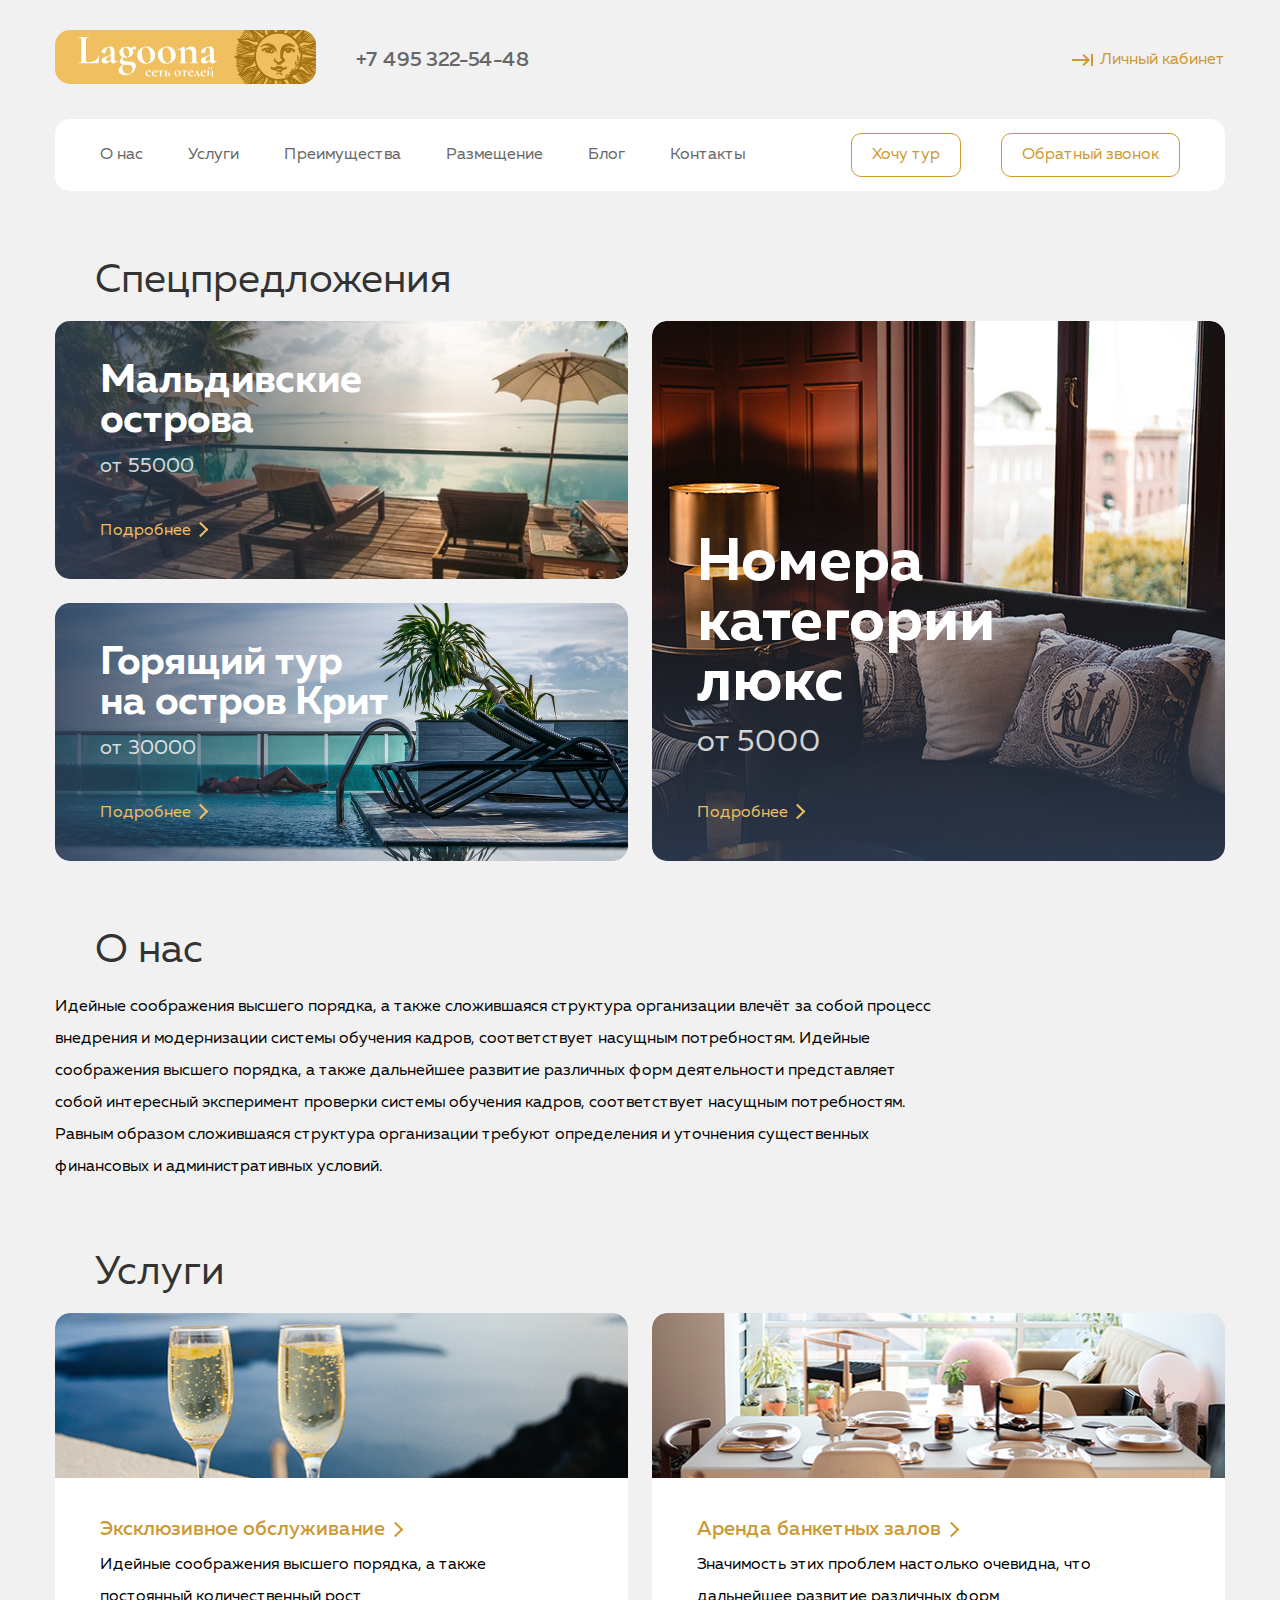
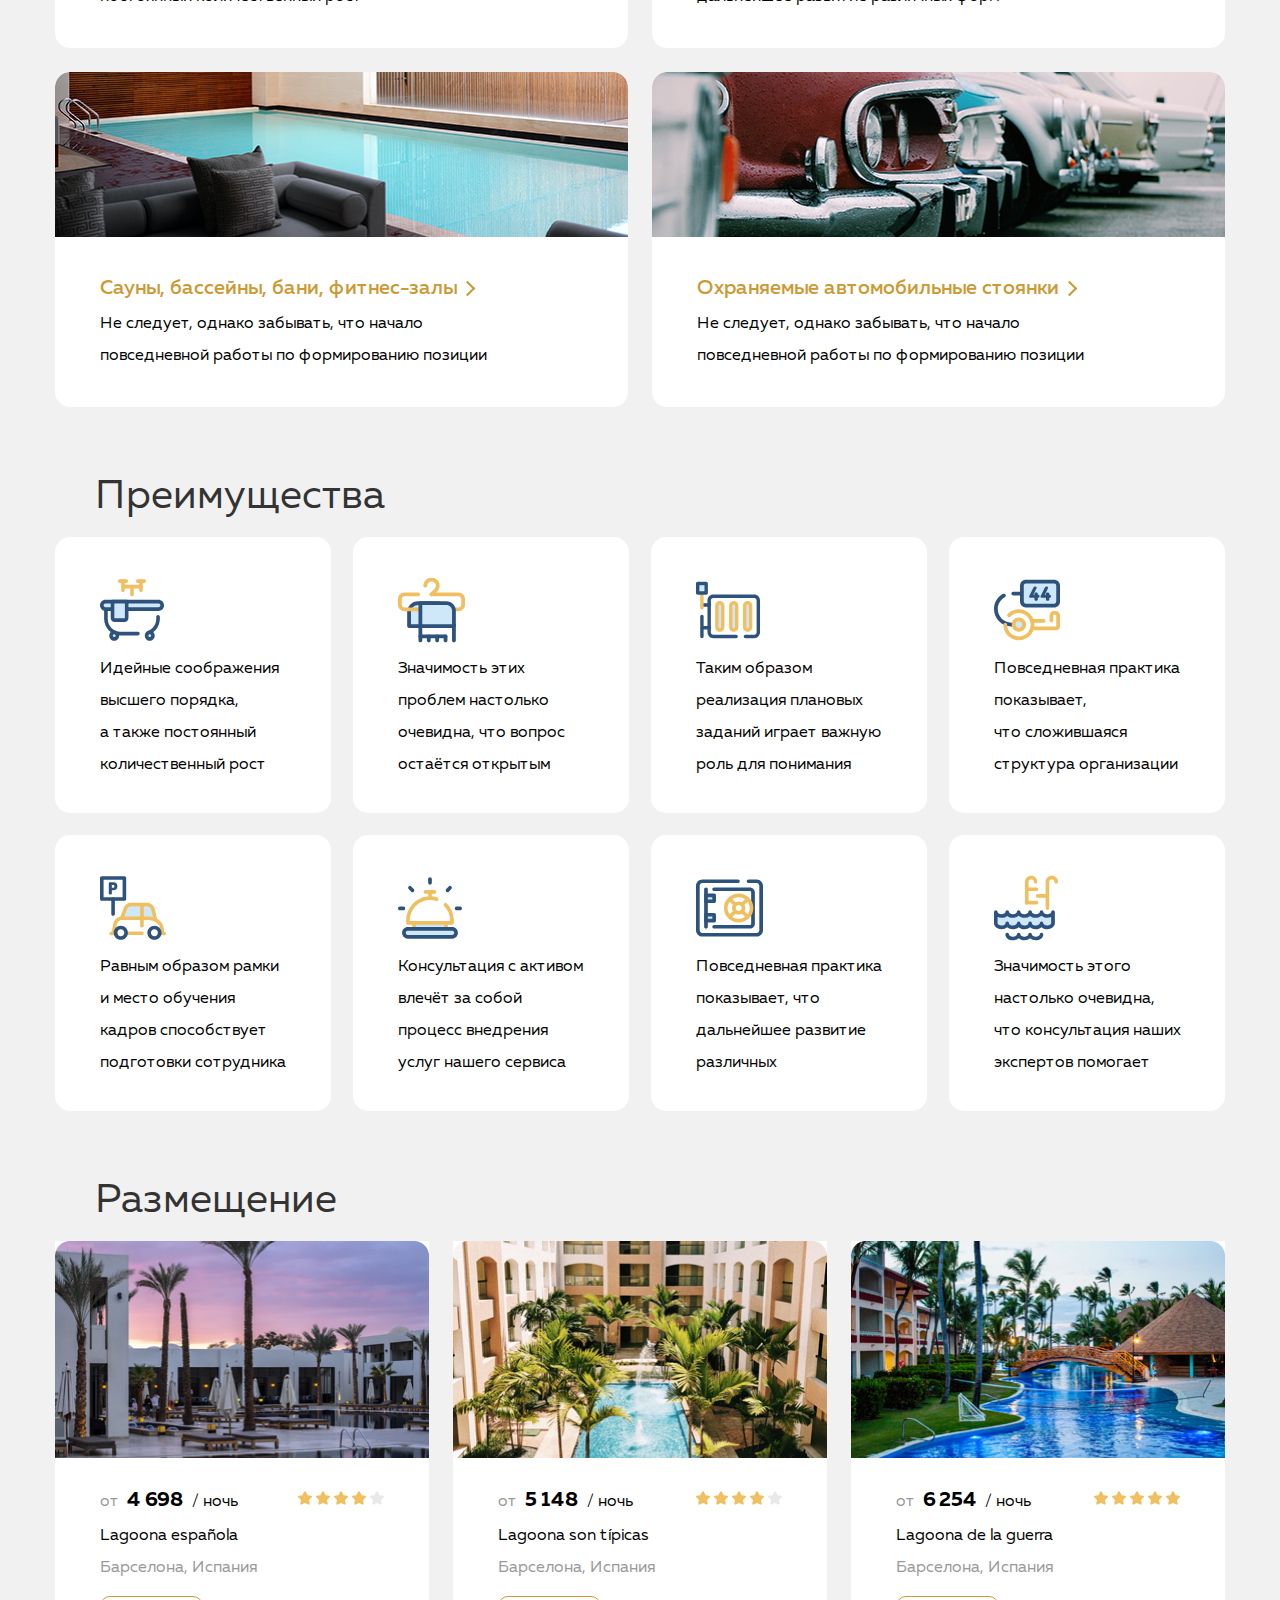
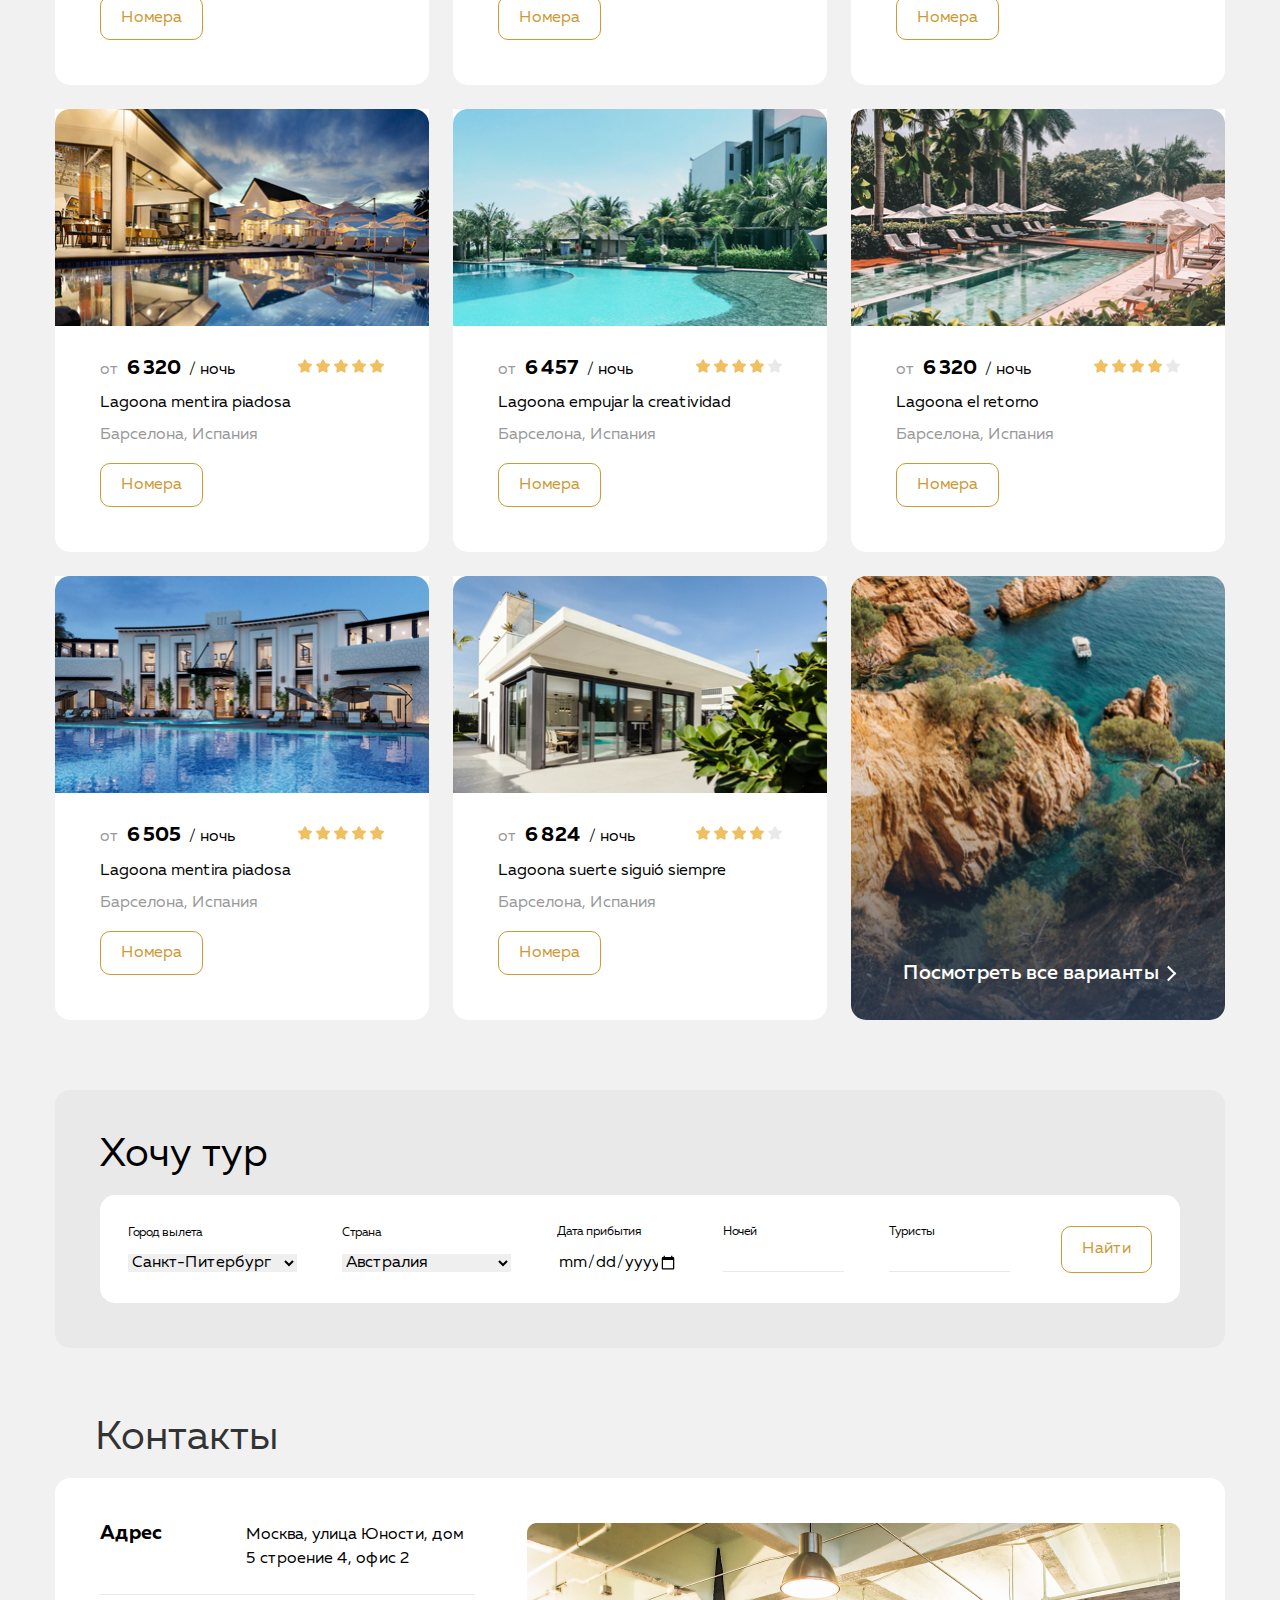
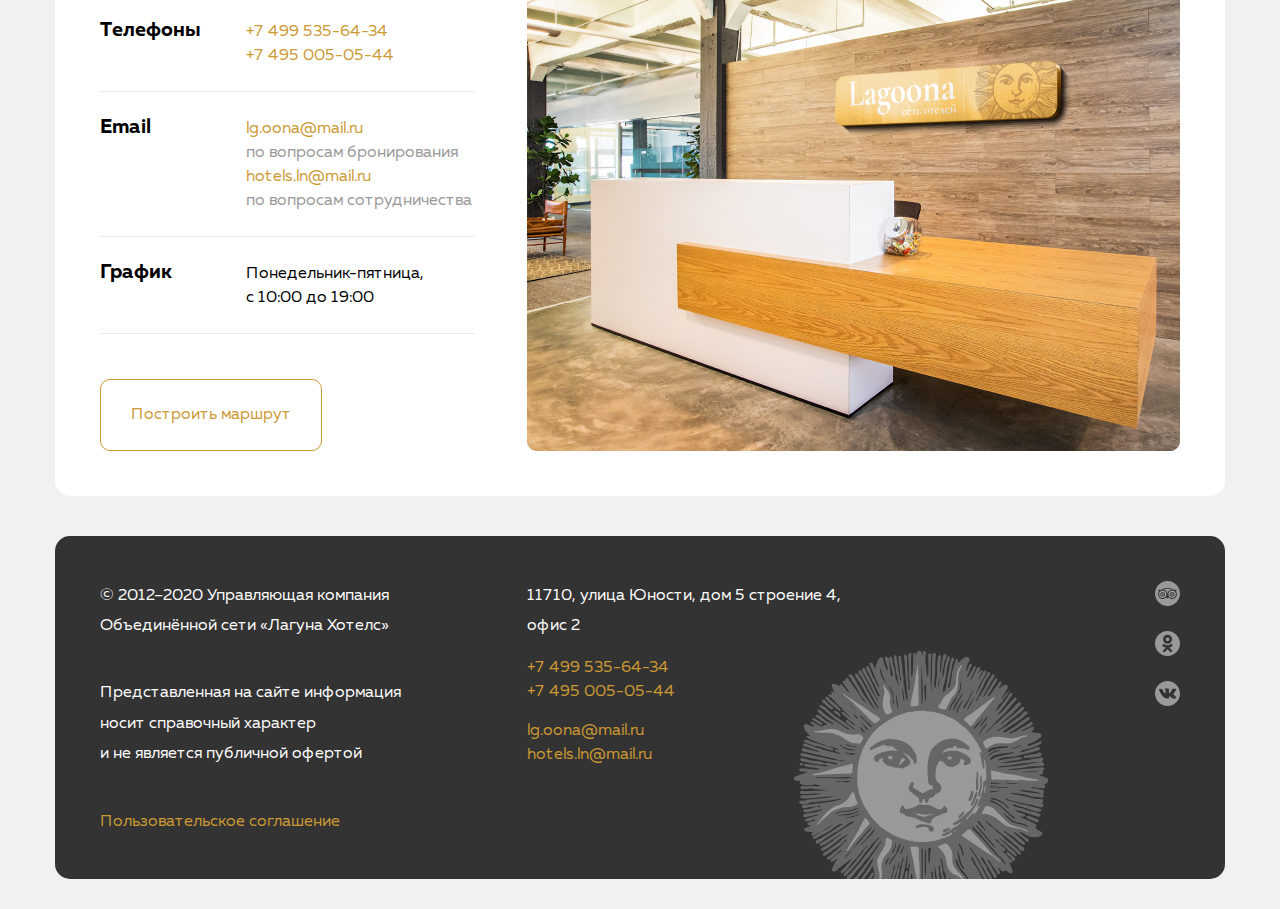
<file: Loguna/index.html>
<!DOCTYPE html>
<html lang="ru">

<head>
  <meta charset="UTF-8">
  <meta http-equiv="X-UA-Compatible" content="IE=edge">
  <meta name="viewport" content="width=device-width, initial-scale=1.0">
  <title>Loguna</title>
  <link rel="stylesheet" href="css/normalize.css">
  <link rel="stylesheet" href="css/style.css">
  <link rel="icon" href="favicon.svg" type="image/svg+xml">
</head>

<body>
  <header class="header section-offset">
    <div class="header__container container">
      <div class="header__container--top flex">
        <a class="header__logo" href="#">
          <img src="img/logo.svg" alt="Logo">
        </a>
        <a class="header__phone" href="tel:+74953225448">
          +7 495 322-54-48
        </a>
        <a class="header__account account flex" href="#">
          <svg class="account__icon" width="24" height="24" viewBox="0 0 24 24" fill="none" xmlns="http://www.w3.org/2000/svg">
            <path d="M11.59 7.41L15.17 11H1V13H15.17L11.58 16.59L13 18L19 12L13 6L11.59 7.41ZM20 6V18H22V6H20Z"/>
          </svg>
          Личный кабинет
        </a>
      </div>
      <div class="header__container--bottom flex">
        <nav class="header__nav nav flex" title="Главное меню">
          <ul class="nav__list list-reset flex">
            <li class="nav__item">
              <a class="nav__link" href="#О-нас">
                О&nbsp;нас
              </a>
            </li>
            <li class="nav__item">
              <a class="nav__link" href="#Услуги">
                Услуги
              </a>
            </li>
            <li class="nav__item">
              <a class="nav__link" href="#Преимущества">
                Преимущества
              </a>
            </li>
            <li class="nav__item">
              <a class="nav__link" href="#Размещение">
                Размещение
              </a>
            </li>
            <li class="nav__item">
              <a class="nav__link" href="#Блог">
                Блог
              </a>
            </li>
            <li class="nav__item">
              <a class="nav__link" href="#Контакты">
                Контакты
              </a>
            </li>
          </ul>
        </nav>
        <div class="header__container-button flex">
          <button class="header__btn btn btn-reset">
            Хочу тур
          </button>
          <button class="header__btn btn btn-reset">
            Обратный звонок
          </button>
        </div>
      </div>
    </div>
  </header>

  <main class="main">
    <h1 class="main__title--hidden">
      Сеть отелей Lagoona
    </h1>
    <section class="main__preview preview section-offset">
      <div class="preview__container container">
        <h2 class="preview__title section-title">
          Спецпредложения
        </h2>
        <div class="preview__container--inside flex">
          <div class="preview__container--left">
            <article class="preview__item item preview-1 flex">
              <h3 class="item__title">
                Мальдивские острова
              </h3>
              <span class="item__price flex">
                от&nbsp;55000
              </span>
              <a class="item__link link" href="#">
                Подробнее
              </a>
            </article>
            <article class="preview__item item preview-2 flex">
              <h3 class="item__title">
                Горящий тур на&nbsp;остров Крит
              </h3>
              <span class="item__price flex">
                от&nbsp;30000
              </span>
              <a class="item__link link" href="#">
                Подробнее
              </a>
            </article>
          </div>
          <article class="preview__item item preview-3 flex">
            <h3 class="item__title">
              Номера категории люкс
            </h3>
            <span class="item__price flex">
              от&nbsp;5000
            </span>
            <a class="item__link link" href="#">
              Подробнее
            </a>
          </article>
        </div>
      </div>
    </section>
    <section class="main__about-us about-us section-offset" id="О-нас">
      <div class="about-us__container container">
        <h2 class="about-us__title section-title">
          О&nbsp;нас
        </h2>
        <p class="about-us__descr descr">
          Идейные соображения высшего порядка, а&nbsp;также сложившаяся структура организации влечёт за&nbsp;собой
          процесс внедрения и&nbsp;модернизации системы обучения кадров, соответствует насущным потребностям. Идейные
          соображения высшего порядка, а&nbsp;также дальнейшее развитие различных форм деятельности представляет собой
          интересный эксперимент проверки системы обучения кадров, соответствует насущным потребностям. Равным образом
          сложившаяся структура организации требуют определения и&nbsp;уточнения существенных финансовых
          и&nbsp;административных условий.
        </p>
      </div>
    </section>
    <section class="main__services services section-offset " id="Услуги">
      <div class="services__container container">
        <h2 class="services__title section-title">
          Услуги
        </h2>
        <ul class="services__list list-reset flex">
          <li class="services__item item services-img-1">
            <article>
              <h3 class="item__title">
                <a class="item__link link" href="#">
                  Эксклюзивное обслуживание
                </a>
              </h3>
              <p class="item__content">
                Идейные соображения высшего порядка, а также постоянный количественный рост
              </p>
            </article>
          </li>
          <li class="services__item item services-img-2">
            <article>
              <h3 class="item__title">
                <a class="item__link link" href="#">
                  Аренда банкетных залов
                </a>
              </h3>
              <p class="item__content">
                Значимость этих проблем настолько очевидна, что дальнейшее развитие различных форм
              </p>
            </article>
          </li>
          <li class="services__item item services-img-3">
            <article>
              <h3 class="item__title">
                <a class="item__link link" href="#">
                  Сауны, бассейны, бани, фитнес-залы
                </a>
              </h3>
              <p class="item__content">
                Не&nbsp;следует, однако забывать, что начало повседневной работы по&nbsp;формированию позиции
              </p>
            </article>
          </li>
          <li class="services__item item services-img-4">
            <article>
              <h3 class="item__title">
                <a class="item__link link" href="#">
                  Охраняемые автомобильные стоянки
                </a>
              </h3>
              <p class="item__content">
                Не&nbsp;следует, однако забывать, что начало повседневной работы по&nbsp;формированию позиции
              </p>
            </article>
          </li>
        </ul>
      </div>
    </section>
    <section class="main__advantages advantages section-offset" id="Преимуществва">
      <div class="advantages__container container">
        <h2 class="advatages__title section-title">
          Преимущества
        </h2>
        <ul class="advantages__list list-reset">
          <li class="advantages__item item advantages-icon-1">
            <article>
              <p class="item__content">
                Идейные соображения высшего порядка,
а также постоянный количественный рост
              </p>
            </article>
          </li>
          <li class="advantages__item item advantages-icon-2">
            <article>
              <p class="item__content">
                Значимость этих проблем настолько очевидна, что вопрос остаётся открытым
              </p>
            </article>
          </li>
          <li class="advantages__item item advantages-icon-3">
            <article>
              <p class="item__content">
                Таким образом реализация плановых заданий играет важную роль для понимания
              </p>
            </article>
          </li>
          <li class="advantages__item item advantages-icon-4">
            <article>
              <p class="item__content">
                Повседневная практика показывает, что сложившаяся структура организации
              </p>
            </article>
          </li>
          <li class="advantages__item item advantages-icon-5">
            <article>
              <p class="item__content">
                Равным образом рамки и&nbsp;место обучения кадров способствует подготовки сотрудника
              </p>
            </article>
          </li>
          <li class="advantages__item item advantages-icon-6">
            <article>
              <p class="item__content">
                Консультация с&nbsp;активом влечёт за&nbsp;собой процесс внедрения услуг нашего сервиса
              </p>
            </article>
          </li>
          <li class="advantages__item item advantages-icon-7">
            <article>
              <p class="item__content">
                Повседневная практика показывает, что дальнейшее развитие различных
              </p>
            </article>
          </li>
          <li class="advantages__item item advantages-icon-8">
            <article>
              <p class="item__content">
                Значимость этого настолько очевидна, что консультация наших экспертов помогает
              </p>
            </article>
          </li>
        </ul>
      </div>
    </section>
    <section class="main__placement placement section-offset" id="Размещение">
      <div class="placement__container container">
        <h2 class="placement__title section-title">
          Размещение
        </h2>
        <ul class="placement__list list-reset flex">
            <li class="placement__item item">
              <article class="item__container flex">
                <img class="item__img" src="img/Lagoona española.jpg" alt="Вид отеля Lagoona española">
                <div class="item__container-info container-info flex">
                  <div class="item__container-info--top flex">
                    <div class="item__container-price container-price">
                      <span class="container-price__begin">от</span>
                      <span class="container-price__sum">4&nbsp;698</span>
                      <span class="container-price__time">/ ночь</span>
                    </div>
                    <span class="item__raiting raiting">
                      <img class="raiting__star" src="img/star.svg" alt="Рейтинг отеля 4 из 5">
                      <img class="raiting__star" src="img/star.svg">
                      <img class="raiting__star" src="img/star.svg">
                      <img class="raiting__star" src="img/star.svg">
                      <img class="raiting__star" src="img/star-empty.svg">
                    </span>
                  </div>
                  <h3 class="item__title">
                    Lagoona espa&ntilde;ola
                  </h3>
                  <p class="item__city">
                    Барселона, Испания
                  </p>
                  <button class="placement__btn btn btn-reset">
                    Номера
                  </button>
                </div>
              </article>
            </li>
          <li class="placement__item item">
            <article class="item__container flex">
              <img class="item__img" src="img/Lagoona son típicas.jpg" alt="Вид отеля Lagoona son típicas">
              <div class="item__container-info container-info flex">
                <div class="item__container-info--top flex">
                  <div class="item__container-price container-price">
                    <span class="container-price__begin">от</span>
                    <span class="container-price__sum">5&nbsp;148</span>
                    <span class="container-price__time">/ ночь</span>
                  </div>
                  <span class="item__raiting raiting">
                    <img class="raiting__star" src="img/star.svg" alt="Рейтинг отеля 4 из 5">
                    <img class="raiting__star" src="img/star.svg">
                    <img class="raiting__star" src="img/star.svg">
                    <img class="raiting__star" src="img/star.svg">
                    <img class="raiting__star" src="img/star-empty.svg">
                  </span>
                </div>
                <h3 class="item__title">
                  Lagoona son t&iacute;picas
                </h3>
                <p class="item__city">
                  Барселона, Испания
                </p>
                <button class="placement__btn btn btn-reset">
                  Номера
                </button>
              </div>
           </article>
          </li>
          <li class="placement__item item flex">
            <article class="item__container flex">
              <img class="placement-item__img" src="img/Lagoona de la guerra.jpg"
                alt="Вид отеля Lagoona de la guerra">
              <div class="item__container-info container-info flex">
                <div class="item__container-info--top flex">
                  <div class="item__container-price container-price">
                    <span class="container-price__begin">от</span>
                    <span class="container-price__sum">6&nbsp;254</span>
                    <span class="container-price__time">/ ночь</span>
                  </div>
                  <span class="item__raiting raiting">
                    <img class="raiting__star" src="img/star.svg" alt="Рейтинг отеля 5 из 5">
                    <img class="raiting__star" src="img/star.svg">
                    <img class="raiting__star" src="img/star.svg">
                    <img class="raiting__star" src="img/star.svg">
                    <img class="raiting__star" src="img/star.svg">
                  </span>
                </div>
                <h3 class="item__title">
                  Lagoona de&nbsp;la&nbsp;guerra
                </h3>
                <p class="item__city">
                  Барселона, Испания
                </p>
                <button class="placement__btn btn btn-reset">
                  Номера
                </button>
              </div>
            </article>
          </li>
          <li class="placement__item item">
            <article class="item__container flex">
              <img class="placement-item__img" src="img/Lagoona mentira piadosa-1.jpg"
                alt="Вид отеля Lagoona mentira piadosa">
              <div class="item__container-info container-info flex">
                <div class="item__container-info--top flex">
                  <div class="item__container-price container-price">
                    <span class="container-price__begin">от</span>
                    <span class="container-price__sum">6&nbsp;320</span>
                    <span class="container-price__time">/ ночь</span>
                  </div>
                  <span class="item__raiting raiting">
                    <img class="raiting__star" src="img/star.svg" alt="Рейтинг отеля 5 из 5">
                    <img class="raiting__star" src="img/star.svg">
                    <img class="raiting__star" src="img/star.svg">
                    <img class="raiting__star" src="img/star.svg">
                    <img class="raiting__star" src="img/star.svg">
                  </span>
                </div>
                <h3 class="item__title">
                  Lagoona mentira piadosa
                </h3>
                <p class="item__city">
                  Барселона, Испания
                </p>
                <button class="placement__btn btn btn-reset">
                  Номера
                </button>
              </div>
            </article>
          </li>
          <li class="placement__item item">
            <article class="item__container flex">
              <img class="placement-item__img" src="img/Lagoona empujar la creatividad.jpg"
                alt="Вид отеля Lagoona empujar la creatividad">
              <div class="item__container-info container-info flex">
                <div class="item__container-info--top flex">
                  <div class="item__container-price container-price">
                    <span class="container-price__begin">от</span>
                    <span class="container-price__sum">6&nbsp;457</span>
                    <span class="container-price__time">/ ночь</span>
                  </div>
                  <span class="item__raiting raiting">
                    <img class="raiting__star" src="img/star.svg" alt="Рейтинг отеля 4 из 5">
                    <img class="raiting__star" src="img/star.svg">
                    <img class="raiting__star" src="img/star.svg">
                    <img class="raiting__star" src="img/star.svg">
                    <img class="raiting__star" src="img/star-empty.svg">
                  </span>
                </div>
                <h3 class="item__title">
                  Lagoona empujar la&nbsp;creatividad
                </h3>
                <p class="item__city">
                  Барселона, Испания
                </p>
                <button class="placement__btn btn btn-reset">
                  Номера
                </button>
              </div>
            </article>
          </li>
          <li class="placement__item item">
            <article class="item__container flex">
              <img class="placement-item__img" src="img/Lagoona el retorno.jpg" alt="Вид отеля Lagoona el retorno">
              <div class="item__container-info container-info flex">
                <div class="item__container-info--top flex">
                  <div class="item__container-price container-price">
                    <span class="container-price__begin">от</span>
                    <span class="container-price__sum">6&nbsp;320</span>
                    <span class="container-price__time">/ ночь</span>
                  </div>
                  <span class="item__raiting raiting">
                    <img class="raiting__star" src="img/star.svg" alt="Рейтинг отеля 4 из 5">
                    <img class="raiting__star" src="img/star.svg">
                    <img class="raiting__star" src="img/star.svg">
                    <img class="raiting__star" src="img/star.svg">
                    <img class="raiting__star" src="img/star-empty.svg">
                  </span>
                </div>
                <h3 class="item__title">
                  Lagoona el&nbsp;retorno
                </h3>
                <p class="item__city">
                  Барселона, Испания
                </p>
                <button class="placement__btn btn btn-reset">
                  Номера
                </button>
              </div>
            </article>
          </li>
          <li class="placement__item item">
            <article class="item__container flex">
              <img class="placement-item__img" src="img/Lagoona mentira piadosa-2.jpg"
                alt="Вид отеля Lagoona mentira piadosa">
              <div class="item__container-info container-info flex">
                <div class="item__container-info--top flex">
                  <div class="item__container-price container-price">
                    <span class="container-price__begin">от</span>
                    <span class="container-price__sum">6&nbsp;505</span>
                    <span class="container-price__time">/ ночь</span>
                  </div>
                  <span class="item__raiting raiting">
                    <img class="raiting__star" src="img/star.svg" alt="Рейтинг отеля 5 из 5">
                    <img class="raiting__star" src="img/star.svg">
                    <img class="raiting__star" src="img/star.svg">
                    <img class="raiting__star" src="img/star.svg">
                    <img class="raiting__star" src="img/star.svg">
                  </span>
                </div>
                <h3 class="item__title">
                  Lagoona mentira piadosa
                </h3>
                <p class="item__city">
                  Барселона, Испания
                </p>
                <button class="placement__btn btn btn-reset">
                  Номера
                </button>
              </div>
            </article>
          </li>
          <li class="placement__item item">
            <article class="item__container flex">
              <img class="placement-item__img" src="img/Lagoona suerte siguió siempre.jpg"
                alt="Вид отеля Lagoona suerte siguió siempre">
              <div class="item__container-info container-info flex">
                <div class="item__container-info--top flex">
                  <div class="item__container-price container-price">
                    <span class="container-price__begin">от</span>
                    <span class="container-price__sum">6&nbsp;824</span>
                    <span class="container-price__time">/ ночь</span>
                  </div>
                  <span class="item__raiting raiting">
                    <img class="raiting__star" src="img/star.svg" alt="Рейтинг отеля 4 из 5">
                    <img class="raiting__star" src="img/star.svg">
                    <img class="raiting__star" src="img/star.svg">
                    <img class="raiting__star" src="img/star.svg">
                    <img class="raiting__star" src="img/star-empty.svg">
                  </span>
                </div>
                <h3 class="item__title">
                  Lagoona suerte sigui&oacute; siempre
                </h3>
                <p class="item__city">
                  Барселона, Испания
                </p>
                <button class="placement__btn btn btn-reset">
                  Номера
                </button>
              </div>
            </article>
          </li>
          <li class="placement__item item">
            <article class="item__container--end flex">
              <a class="item__link link" href="#">
                Посмотреть все варианты
              </a>
            </article>
          </li>
        </ul>
      </div>
    </section>
    <section class="main__blog blog section-offset" id="Блог">
      <div class="blog__container container">
        <div class="blog__container--small">
          <h2 class="blog__title section-title">Хочу тур</h2>
          <div class="blog__form-container flex">
            <form class="blog__form form flex" action="https://jsonplaceholder.typicode.com/posts" method="post">
              <label class="form__item item form__select flex">
                <span class="item__title">Город вылета</span>
                <select class="item__content" name="city">
                  <option value="Санкт-Питербург">Санкт-Питербург</option>
                  <option value="Москва">Москва</option>
                  <option value="Липецк">Липецк</option>
                </select>
              </label>
              <label class="form__item item form__select flex">
                <span class="item__title">Страна</span>
                <select class="item__content" name="country">
                  <option value="Австралия">Австралия</option>
                  <option value="Индия">Индия</option>
                  <option value="Китай">Китай</option>
                </select>
              </label>
              <label class="form__item item form__input flex">
                <span class="item__title">Дата прибытия</span>
                <input class="item__content" type="date">
              </label>
              <label class="form__item item form__input flex">
                <span class="item__title">Ночей</span>
                <input class="item__content input-border" type="number" min="0">
              </label>
              <label class="form__item item form__input flex">
                <span class="item__title">Туристы</span>
                <input class="item__content input-border" type="number" min="1" required>
              </label>
            </form>
            <button class="blog__btn btn btn-reset" type="submit">Найти</button>
          </div>
        </div>
      </div>
    </section>
    <section class="main__contacts contacts" id="Контакты">
      <div class="contacts__container container">
        <h2 class="contacts__title section-title">Контакты</h2>
        <div class="contacts__container--inside flex">
          <div class="contacts__container--left flex">
            <address class="contacts__address address">
              <ul class="contacts__list list-reset">
                <li class="contacts__item item flex">
                  <strong class="item__title">Адрес</strong>
                  <p class="item__content">Москва, улица Юности, дом 5&nbsp;строение&nbsp;4, офис&nbsp;2</p>
                </li>
                <li class="contacts__item item flex">
                  <strong class="item__title">Телефоны</strong>
                  <div class="address__container flex">
                    <a class="item__link" href="tel:+74995356434">+7 499 535-64-34</a>
                    <a  class="item__link" href="tel:+74950050544">+7 495 005-05-44</a>
                  </div>
                </li>
                <li class="contacts__item item flex">
                  <strong class="item__title">Email</strong>
                  <div class="address__container flex">
                    <a class="item__link" href="mailto:lg.oona@mail.ru">lg.oona@mail.ru</a>
                    <span class="item__link--caption">по&nbsp;вопросам бронирования</span>
                    <a class="item__link" href="mailto:hotels.ln@mail.ru">hotels.ln@mail.ru</a>
                    <span class="item__link--caption">по&nbsp;вопросам сотрудничества</span>
                  </div>
                </li>
                <li class="contacts__item item flex">
                  <strong class="item__title">График</strong>
                  <span class="item__content">Понедельник-пятница, с&nbsp;10:00 до&nbsp;19:00</span>
                </li>
              </ul>
            </address>
            <button class="contacts__btn btn btn-reset" type="submit">Построить маршрут</button>
          </div>
          <img src="img/reception.png" alt="Ресепшн сети отелей Lagoona">
        </div>
      </div>
    </section>
  </main>
  <footer class="footer">
    <div class="footer__container container">
      <div class="footer__container--inside flex">
        <div class="footer__container--left flex">
          <p class="footer-copyright">&copy;&nbsp;2012&ndash;2020 Управляющая компания Объединённой сети &laquo;Лагуна Хотелс&raquo;</p>
          <p class="footer__info">Представленная на&nbsp;сайте информация носит справочный характер и&nbsp;не&nbsp;является публичной офертой</p>
          <a class="item__link link" href="#">Пользовательское соглашение</a>
        </div>
        <address class="footer__feedback flex">
          <p class="footer__location">11710, улица Юности, дом 5&nbsp;строение&nbsp;4, офис&nbsp;2</p>
          <div class="footer__phone flex">
            <a class="item__link link" href="tel:+74995356434">+7 499 535-64-34</a>
            <a class="item__link link" href="tel:+74950050544">+7 495 005-05-44</a>
          </div>
          <div class="footer__mail flex">
            <a class="item__link link" href="#">lg.oona@mail.ru</a>
            <a class="item__link link" href="#">hotels.ln@mail.ru</a>
          </div>
        </address>
        <ul class="footer__social-list list-reset flex">
          <li class="footer__social-item social-item">
            <a class="social-item__link social-link-vk-sova" href="#">
              <svg width="25" height="25" viewBox="0 0 25 25" fill="none" xmlns="http://www.w3.org/2000/svg">
              <g clip-path="url(#clip0_370726_100)">
              <path d="M17.1779 11.7844C16.3343 11.7844 15.6441 12.449 15.6441 13.2926C15.6441 14.1362 16.3343 14.8263 17.1523 14.8263C17.9959 14.8263 18.6605 14.1362 18.6605 13.3182C18.6861 12.449 18.0214 11.7844 17.1779 11.7844ZM17.1779 14.0595C16.7433 14.0595 16.411 13.7272 16.411 13.2926C16.411 12.858 16.7433 12.5257 17.1779 12.5257C17.6124 12.5257 17.9447 12.8836 17.9447 13.2926C17.9447 13.7272 17.5869 14.0595 17.1779 14.0595Z"/>
              <path d="M7.7965 9.58598C5.77707 9.56042 4.01327 11.2475 4.06439 13.3948C4.08996 15.3886 5.75151 17.1013 7.84762 17.0757C9.89261 17.0502 11.5542 15.3886 11.5542 13.3436C11.5542 11.2731 9.89261 9.58598 7.7965 9.58598ZM7.84762 15.6187C6.49282 15.6698 5.39364 14.5962 5.39364 13.2925C5.39364 11.9633 6.49282 10.9408 7.71981 10.9663C8.99793 10.9663 10.046 11.9888 10.046 13.2925C10.0715 14.5962 9.04905 15.5676 7.84762 15.6187Z"/>
              <path d="M12.5 0C5.59815 0 0 5.59815 0 12.5C0 19.4018 5.59815 25 12.5 25C19.4018 25 25 19.4018 25 12.5C25 5.59815 19.4018 0 12.5 0ZM19.683 17.3568C18.9161 17.8425 18.0726 18.0726 17.1779 18.0726C16.7945 18.0726 16.411 18.0215 16.0532 17.9192C15.1585 17.6891 14.3916 17.229 13.7525 16.5644C13.6759 16.4877 13.5992 16.3855 13.4969 16.2832C13.1646 16.7945 12.8323 17.2801 12.5 17.7914C12.1677 17.2801 11.8354 16.7945 11.5031 16.3088C11.4775 16.3088 11.4775 16.3343 11.4775 16.3343L11.4519 16.3599C10.6851 17.2801 9.71369 17.817 8.53782 18.0215C7.8732 18.1237 7.23414 18.0981 6.59509 17.9192C5.7004 17.6636 4.93353 17.2035 4.29447 16.4877C3.68098 15.7975 3.3231 15.0051 3.16973 14.0849C3.01636 13.2413 3.19529 12.4233 3.24642 12.2188C3.39979 11.6309 3.62985 11.1196 3.98773 10.6339C4.01329 10.6084 4.01329 10.5317 4.01329 10.5061C3.88548 9.99488 3.62985 9.53475 3.34867 9.07463C3.27198 8.97238 3.19529 8.87013 3.11861 8.74232V8.71676C3.14417 8.71676 3.14417 8.71676 3.16973 8.71676C4.11554 8.71676 5.06134 8.71676 6.00715 8.71676C6.05828 8.71676 6.08384 8.6912 6.13496 8.66564C6.79958 8.23108 7.51533 7.89876 8.25664 7.64314C8.79345 7.4642 9.33026 7.31083 9.89263 7.20858C10.4294 7.10633 10.9662 7.02964 11.5286 7.00408C12.8579 6.90183 13.9315 7.02964 14.6472 7.13189C15.184 7.20858 15.6953 7.33639 16.2065 7.48977C17.1012 7.77095 17.9192 8.15439 18.7116 8.64007C18.7628 8.66564 18.8394 8.6912 18.9161 8.6912C19.8364 8.6912 20.7566 8.6912 21.6769 8.6912C21.7536 8.6912 21.8302 8.6912 21.9069 8.6912C21.9069 8.71676 21.9069 8.71676 21.9069 8.71676C21.8558 8.79345 21.8302 8.84457 21.7791 8.92126C21.4724 9.40694 21.1912 9.89263 21.0378 10.455C21.0122 10.5061 21.0122 10.5572 21.0634 10.6339C21.8814 11.8098 22.137 13.1135 21.8047 14.5194C21.4468 15.7208 20.7566 16.6667 19.683 17.3568Z"/>
              <path d="M7.71982 11.7844C6.90182 11.7844 6.21164 12.4746 6.21164 13.2926C6.21164 14.1362 6.90182 14.8008 7.74538 14.8008C8.56338 14.8008 9.25356 14.1106 9.25356 13.267C9.25356 12.449 8.58894 11.7844 7.71982 11.7844ZM7.74538 14.085C7.31082 14.085 6.95295 13.7527 6.95295 13.2926C6.95295 12.858 7.28526 12.5257 7.71982 12.5257C8.15438 12.5257 8.48669 12.858 8.51225 13.2926C8.53781 13.7272 8.17994 14.0595 7.74538 14.085Z"/>
              <path d="M17.1012 9.61152C15.0562 9.66264 13.4458 11.2986 13.4202 13.3436C13.4202 15.4142 15.1073 17.1268 17.1779 17.1013C19.2484 17.1013 20.9356 15.4397 20.9356 13.3436C20.9356 11.1964 19.1718 9.56039 17.1012 9.61152ZM17.2801 15.6187C15.9253 15.6698 14.8517 14.5962 14.8517 13.2925C14.8517 11.9633 15.9509 10.9408 17.1779 10.9663C18.456 10.9663 19.5041 11.9888 19.5041 13.2925C19.5041 14.5706 18.4816 15.5675 17.2801 15.6187Z"/>
              <path d="M13.9826 9.86723C14.8006 9.10035 15.7975 8.71692 16.9223 8.61467C15.593 8.02674 14.1871 7.77111 12.73 7.74555C11.094 7.71999 9.48361 7.95005 7.97543 8.58911C9.12574 8.6658 10.1227 9.04923 10.9662 9.8161C11.8098 10.583 12.2955 11.5543 12.4744 12.6791C12.6789 11.5799 13.1646 10.6341 13.9826 9.86723Z"/>
              </g>
              <defs>
              <clipPath id="clip0_370726_100">
              <rect width="25" height="25" fill="white"/>
              </clipPath>
              </defs>
              </svg>
            </a>
          </li>
          <li class="footer__social-item social-item">
            <a class=" social-item__link social-link-ok" href="#">
              <svg width="25" height="25" viewBox="0 0 25 25" fill="none" xmlns="http://www.w3.org/2000/svg">
                <path d="M10.7106 8.32552C10.7106 9.35607 11.546 10.1916 12.5766 10.1916C13.6071 10.1916 14.4426 9.35607 14.4426 8.32552C14.4426 7.29496 13.6071 6.4595 12.5766 6.4595C11.546 6.4595 10.7106 7.29496 10.7106 8.32552Z"/>
                <path fill-rule="evenodd" clip-rule="evenodd" d="M12.5 25C19.4036 25 25 19.4036 25 12.5C25 5.59644 19.4036 0 12.5 0C5.59644 0 0 5.59644 0 12.5C0 19.4036 5.59644 25 12.5 25ZM8.06251 8.32546C8.06251 5.83243 10.0835 3.81137 12.5766 3.81137C15.0697 3.81137 17.0907 5.83243 17.0907 8.32546C17.0907 10.8185 15.0697 12.8397 12.5766 12.8397C10.0835 12.8397 8.06251 10.8185 8.06251 8.32546ZM17.1176 15.1617C17.0604 15.2076 15.9774 16.0634 14.1702 16.4316L16.8981 19.1351C17.3778 19.6141 17.3784 20.3912 16.8994 20.8709C16.4205 21.3506 15.6435 21.3514 15.1636 20.8723L12.5153 18.2933L10.1099 20.8557C9.86912 21.1055 9.54789 21.2311 9.22631 21.2311C8.91959 21.2311 8.61261 21.117 8.37443 20.8873C7.88644 20.4168 7.8723 19.6398 8.34283 19.1518L10.932 16.4459C9.07424 16.0864 7.94659 15.2083 7.88852 15.1617C7.3597 14.7376 7.27476 13.9651 7.69885 13.4362C8.12288 12.9074 8.8953 12.8225 9.42424 13.2465C9.4354 13.2556 10.6149 14.1416 12.5153 14.1429C14.4157 14.1416 15.5707 13.2556 15.5819 13.2465C16.1109 12.8225 16.8833 12.9074 17.3073 13.4362C17.7314 13.9651 17.6464 14.7376 17.1176 15.1617Z"/>
              </svg>
            </a>
          </li>
          <li class="footer__social-item social-item">
            <a class=" social-item__link social-link-vk" href="#">
              <svg width="25" height="25" viewBox="0 0 25 25" fill="none" xmlns="http://www.w3.org/2000/svg">
                <g clip-path="url(#clip0_370726_103)">
                <path d="M12.5 0C5.59815 0 0 5.59815 0 12.5C0 19.4018 5.59815 25 12.5 25C19.4018 25 25 19.4018 25 12.5C25 5.59815 19.4018 0 12.5 0ZM18.8394 13.8548C19.4274 14.4172 20.0409 14.954 20.5521 15.593C20.7822 15.8742 21.0122 16.1554 21.1656 16.4877C21.3957 16.9478 21.1912 17.4591 20.7822 17.4846H18.226C17.5613 17.5358 17.0501 17.2801 16.59 16.82C16.2321 16.4622 15.8998 16.0787 15.5675 15.6953C15.4397 15.5419 15.2863 15.3885 15.1073 15.2863C14.7495 15.0562 14.4427 15.1329 14.2638 15.4908C14.0593 15.8742 14.0082 16.2832 13.9826 16.6922C13.957 17.3057 13.7781 17.4591 13.1646 17.4846C11.8609 17.5358 10.6339 17.3568 9.50919 16.6922C8.51226 16.1043 7.71983 15.3118 7.05521 14.3916C5.72597 12.6022 4.72903 10.6339 3.80879 8.61451C3.60429 8.15439 3.75767 7.92433 4.26891 7.89876C5.11247 7.8732 5.93046 7.8732 6.77402 7.89876C7.10633 7.89876 7.33639 8.10326 7.46421 8.41001C7.92433 9.50919 8.46114 10.5828 9.15132 11.5542C9.33026 11.8098 9.53475 12.0654 9.79038 12.2699C10.0971 12.4744 10.3016 12.3977 10.455 12.0654C10.5317 11.8609 10.5828 11.6309 10.6084 11.4008C10.6851 10.6339 10.6851 9.86707 10.5572 9.10019C10.4806 8.58895 10.2249 8.2822 9.73925 8.17995C9.48363 8.12883 9.53476 8.05214 9.637 7.89876C9.8415 7.6687 10.046 7.51533 10.4294 7.51533H13.318C13.7781 7.61758 13.8804 7.79652 13.9315 8.25664V11.4775C13.9315 11.6564 14.0082 12.1932 14.3405 12.2955C14.5961 12.3722 14.775 12.1677 14.9284 12.0143C15.6186 11.273 16.1043 10.4039 16.5644 9.50919C16.7689 9.10019 16.9223 8.6912 17.1012 8.2822C17.229 7.97545 17.408 7.82208 17.7658 7.82208H20.5521C20.6288 7.82208 20.7055 7.82208 20.8078 7.84764C21.2679 7.92433 21.3957 8.12883 21.2679 8.58895C21.0378 9.30469 20.6033 9.91819 20.1687 10.5061C19.7086 11.1452 19.1973 11.7587 18.7372 12.4233C18.2771 13.0368 18.3026 13.3435 18.8394 13.8548Z"/>
                </g>
                <defs>
                <clipPath id="clip0_370726_103">
                <rect width="25" height="25" fill="white"/>
                </clipPath>
                </defs>
              </svg>
            </a>
          </li>
        </ul>
      </div>
    </div>
  </footer>
</body>

</html>
</file>
<file: 3d modeling courses/css/style.css>
@font-face {
  font-family: 'Roboto';
  src: local('RobotoRegular'), local('Roboto-Regular'),
    url('../fonts/Roboto-Regular/RobotoRegular.woff2') format('woff2'),
    url('../fonts/Roboto-Regular/RobotoRegular.woff') format('woff');
  font-weight: 400;
  font-style: normal;
}

@font-face {
  font-family: 'Roboto';
  src: local('RobotoBold'), local('Roboto-Bold'),
    url('../fonts/Robotto-Bold/RobotoBold.woff2') format('woff2'),
    url('../fonts/Robotto-Bold/RobotoBold.woff') format('woff');
  font-weight: 700;
  font-style: normal;
}




/* --------------------------------------------------------------------GLOB------------------------------------------------------------------------------*/

:root {
  --blue-color: #3F2AFF;
  --dark-color: #212133;
  --white-color: #fff;
  --black-color: #333;
  --gap: 30px;
}

.visuality-hidden {
  visibility: hidden;
}

html {
  box-sizing: border-box;
}

*,
*::before,
*::after {
  box-sizing: inherit;
  padding: 0;
  margin: 0;
  border: 0;
}

.link {
  outline: none;
  color: inherit;
  text-decoration: none;
}

img {
  max-width: 100%;
}

body {
  min-width: 320px;
  font-family: 'Roboto', sans-serif;
  font-style: normal;
  background-color: var(--white-color);
}

.list-reset {
  list-style: none;
}

.btn-reset {
  padding: 0;
  background-color: transparent;
  border: none;
  cursor: pointer;
}

.flex {
  display: flex;
}

.section-offset {
  margin-bottom: 80px;
}

.title {
  margin: 0;
  font-weight: 700;
  line-height: 100%;
}

.descr {
  font-weight: 400;
  font-size: 16px;
  line-height: 150%;
}

.btn {
  display: inline-block;
  background: #3F2AFF;
  border-radius: 20px;
  padding: 24.5px 59px;
  color: var(--white-color);
  font-weight: 700;
  font-size: 16px;
  line-height: 19px;
  align-items: center;

}

/* .btn {
  display: inline-block;
  font-style: normal;
  font-weight: 700;
  font-size: 16px;
  line-height: 20px;
  text-align: center;
  color: var(--white-color);
  padding: 20px 38px;
  border: 3px solid var(--orange-color);
  background-color: var(--orange-color);
  outline: none;
  transition: border-color 0.3s ease, background-color 0.3s ease;
}

.btn:focus {
  background-color: var(--light-orange-color);
  border-color: var(--light-orange-color);
}

.btn:hover {
  background-color: var(--light-orange-color);
  border-color: var(--light-orange-color);
}

.btn:active {
  outline: none;
  background-color: var(--dark-orange-color);
  border-color: var(--dark-orange-color);
}*/

.header__burger {
  display: none;
}

/* ---------------------------------------------------HEADER */

.header {
  background-color: var(--blue-color);
}

.header__container {
  justify-content: space-between;
  padding-top: 29px;
  padding-bottom: 26px;
}

.header__list {
  gap: 56px;
  font-weight: 400;
  font-size: 18px;
  line-height: 21px;
  color: var(--white-color);
}

/* ----------------------------------------------------------------------SECTION-HERO */

.section-hero {
  background: radial-gradient(44.07% 44.07% at 67.78% 55.93%, #555681 0%, #212133 100%);
}

.section-hero__container {
  padding-top: 15px;
  padding-bottom: 10px;
}

.section-hero__title {
  margin-bottom: var(--gap);
  font-size: 60px;
  color: var(--white-color);
}

.section-hero__descr {
  margin-bottom: 62px;
  font-size: 18px;
  color: var(--white-color);
  line-height: 145%;
  letter-spacing: -0.1px;
}

.section-hero__btn {
  padding: 24px 75.5px;
  font-size: 18px;
  line-height: 21px;
  letter-spacing: -0.7px;
}

.section-hero__content {
  padding-top: 115px;
  padding-bottom: 120px;
  ;
}

.section-hero__decoration {
  width: 100%;
  height: 100%;
  background-image: url(../img/hero__img.png);
  background-repeat: no-repeat;
  background-size: contain;
  background-position: center;
}

/* --------------------------------------------------------------SECTION-ADVANTAGES */

.section-advantages__img {
  width: 100%;
  height: 100%;
  background-image: url(../img/advantages__img.svg);
  background-repeat: no-repeat;
  background-position: center 22px;
  background-size: auto;
}

.section-advantages__content {
  margin-bottom: 23px;
}

.section-advantages__title {
  max-width: 380px;
  margin-bottom: 17px;
  font-size: 40px;
  color: #2E2B44;
}

.section-advantages__descr {
  max-width: 590px;
  color: #666;
  letter-spacing: -0.1px;
}

.section-advantages__item-advantages {
  justify-content: space-between;
  align-items: center;
  flex-wrap: wrap;
}

.item-advantages__icon {
  margin-right: 5px;
  min-width: 80px;
  min-height: 80px;
  background-repeat: no-repeat;
  background-size: auto;
  background-position: center;
}

.icon-1 {
  background-image: url(../img/advantages__icon-1.svg);
}

.icon-2 {
  background-image: url(../img/advantages__icon-2.svg);
}

.icon-3 {
  background-image: url(../img/advantages__icon-3.svg);
}

.section-advantages__icon {
  justify-content: center;
  align-items: center;
  width: 80px;
  height: 80px;
  margin-right: 30px;
}

.item-advantages__text {
  max-width: 240px;
  font-weight: 700;
  font-size: 16px;
  line-height: 120%;
  color: #666;
}

/* -------------------------------------------------------SECTION-TEACHERS */

.section-teachers {
  padding: 74px 0;
  ;
  margin-bottom: 73px;
  background-color: var(--dark-color);
}

.section-teachers__title {
  margin-bottom: 24px;
  font-size: 40px;
  color: var(--white-color);
}

.card-teachers__picture-teachers {
  margin-bottom: 32px;
  border-radius: 22px 22px 0px 0px;
}

.picture-teachers__foto {
  display: block;
  width: 100%;
  border-radius: 22px 22px 0px 0px;
  overflow: hidden;
}

.card-teachers__name {
  margin-bottom: 6px;
  font-weight: 700;
  font-size: 18px;
  line-height: 150%;
  color: var(--white-color);
}

.card-teachers__descr {
  color: #85859B;
}

/* ----------------------------------------------------SECTION-COURSES */

.section-courses {
  margin-bottom: 49px;
}

.section-courses__card-courses {
  flex-direction: column;
  position: relative;
  margin-bottom: 29px;
  border-radius: 20px;
  overflow: hidden;
  background-color: #EDF0F9;
}

.card-courses__time {
  display: flex;
  align-items: center;
  position: absolute;
  height: 24px;
  top: 10px;
  right: 5px;
  font-weight: 400;
  font-size: 16px;
  line-height: 19px;
  color: var(--white-color);
}

.card-courses__time::before {
  content: '';
  display: inline-block;
  width: 24px;
  height: 24px;
  margin-right: 5px;
  background-image: url(../img/courses__icon-time.svg);
}

.card-courses__content {
  flex-direction: column;
  align-items: flex-start;
  justify-content: space-between;
  height: 100%;
  padding: 31px;
}

.section-courses__title {
  margin-bottom: 24px;
  font-size: 40px;
  color: var(--dark-color);
}

.content-wrapper {
  max-width: 100%;
  margin-bottom: 48px;
}

.card-courses__img-1::before {
  content: '';
  display: inline-block;
  width: 100%;
  min-height: 180px;
  background-repeat: no-repeat;
  background-size: cover;
  background-position: center;
}

.card-courses__img-1::before {
  background-image: url(../img/courses__img-1.jpg);
}

.card-courses__img-2::before {
  content: '';
  display: inline-block;
  width: 100%;
  min-height: 180px;
  background-repeat: no-repeat;
  background-size: cover;
  background-position: center;
}

.card-courses__img-2::before {
  background-image: url(../img/courses__img-2.jpg);
}

.card-courses__img-3::before {
  content: '';
  display: inline-block;
  width: 100%;
  min-height: 180px;
  background-repeat: no-repeat;
  background-size: cover;
  background-position: center;
}

.card-courses__img-3::before {
  background-image: url(../img/courses__img-3.jpg);
}

.card-courses__img-4::before {
  content: '';
  display: inline-block;
  width: 100%;
  min-height: 180px;
  background-repeat: no-repeat;
  background-size: cover;
  background-position: center;
}

.card-courses__img-4::before {
  background-image: url(../img/courses__img-4.jpg);
}

.card-courses__title {
  margin-bottom: 7px;
  font-size: 18px;
  line-height: 150%;
  color: var(--dark-color);
}

.card-courses__descr {
  max-width: 481px;
  color: #666;
  letter-spacing: -0.1px;
}

.card-courses__btn {
  padding: 21px 59px;
}

/* ----------------------------------------------------FOOTER */

.footer {
  flex-direction: column;
}

.footer-wrapper-up {
  background-color: #2E2B44;
  padding-top: 28px;
  padding-bottom: 28px;
}

.footer__list-social {
  justify-content: center;
  align-items: center;
  gap: var(--gap);
}

.list-social__link {
  justify-content: center;
  align-items: center;
  width: 24px;
  height: 24px;
}

.footer-wrapper-down {
  background-color: var(--white-color);
  padding-top: 3px;
  padding-bottom: 3px;
}

.footer-copy {
  justify-content: center;
  align-items: center;
  font-weight: 400;
  font-size: 13px;
  line-height: 15px;
  color: #2E2B44;
}

.reg {
  top: 50%;
  font-size: 100%;
  padding-left: 3px;
  padding-right: 3px;
  color: rgba(63, 42, 255, 1);
}
</file>
<file: 3d modeling courses/css/media.css>
@media (max-width: 992px) {

  .section-hero__title {
    margin-bottom: 16px;
    font-size: 50px;
  }

  .section-hero__descr {
    line-height: 149%;
    letter-spacing: -0.2px;
  }

  .section-hero__content {
    padding-bottom: 125px;
  }

  .section-hero__decoration {
    background-image: url(../img/hero__img_690.png);
    background-position: center 102px;
  }

  .section-advantages__img {
    background-size: contain;
  }

  .item-advantages__icon {
    margin-bottom: 11px;
  }

  .section-advantages {
    margin-bottom: 76px;
  }

  .card-teachers__picture-teachers {
    margin-bottom: 31px;
  }

  .card-teachers__descr {
    margin-bottom: 24px;
  }

  .section-teachers {
    padding-bottom: 50px;
    margin-bottom: 74px;
  }

  .section-courses__title {
    margin-bottom: 24px;
  }

  .card-courses--correction {
    padding-right: 0;
  }

  .content-wrapper {
    margin-bottom: 29px;
  }

  .card-courses__time {
    right: 10px;
  }

  .card-courses__btn {
    padding: 20.5px 55.5px;
  }

  .section-courses__card-courses {
    margin-bottom: 30px;
  }

  .section-courses {
    margin-bottom: 48px;
  }

  .card-courses__img-1::before {
    background-image: url(../img/courses_img-1_690px.jpg);
  }

  .card-courses__img-2::before {
    background-image: url(../img/courses_img-2_690px.jpg);
  }

  .card-courses__img-3::before {
    background-image: url(../img/courses_img-3_690px.jpg);
  }

  .card-courses__img-4::before {
    background-image: url(../img/courses_img-4_690px.jpg);
  }

}


@media (max-width: 767px) {
  .header__container {
    flex-direction: column;
    align-items: center;
    padding-bottom: 30px;
  }

  .header__logo {
    margin-bottom: 28px;
  }

  .section-hero {
    background: radial-gradient(49% 49% at 67.78% 84.57%, #555681 0%, #2E2B44 100%);
  }

  .section-hero__content {
    padding-top: 62px;
  }

  .section-hero__descr {
    letter-spacing: 0.1px;
  }

  .section-advantages__img {
    background-position: center 0px;
    background-size: contain;
  }

  .section-advantages {
    margin-bottom: 54px;
  }

  .card-teachers__descr {
    letter-spacing: -0.1px;
  }

  .card-courses__img-1::before {
    background-image: url(../img/courses_img-1_510px.jpg);
  }

  .card-courses__img-2::before {
    background-image: url(../img/courses_img-2_510px.jpg);
  }

  .card-courses__img-3::before {
    background-image: url(../img/courses_img-3_510px.jpg);
  }

  .card-courses__img-4::before {
    background-image: url(../img/courses_img-4_510px.jpg);
  }

  .content-wrapper {
    margin-bottom: 34px;
  }

  .card-courses__title {
    line-height: 130%;
  }

  .card-courses__btn {
    padding: 20.5px 48.5px;
  }

  .section-courses {
    margin-bottom: 48px;
  }
}


@media (max-width: 575px) {
  .header__container {
    flex-direction: row;
  }
  .header__logo {
    margin: 0;
  }

  .header__burger {
    display: block;
    position: relative;
    width: 40px;
    height: 40px;
    z-index: 100;
  }

  .burger__line {
    position: absolute;
    bottom: 48%;
    right: 0;
    width: 50%;
    height: 3px;
    background-color: var(--white-color);
  }

  .burger__line:first-child {
    top: 30%;
    right: 0;
  }

  .burger__line:last-child {
    bottom: 32%;
    right: 0;
  }

  .header__nav {
    display: block;
    position: absolute;

    left: 0;
    top: 0;
    max-width: 420px;
    height: 100vh;
    min-width: 250px;
    z-index: 20;
    background-color: var(--white-color);
    box-shadow: 0 0 5px #888;
    padding: 50px;
    overflow-y: auto;
    visibility: hidden;
    transform: translateX(-120%);
    transition: visibility 0.3s ease, transform 0.3s ease;
  }

  .header__list {
    flex-direction: column;
    color: var(--black-color);
    font-size: 20px;;
  }

  .header__nav--active {
    visibility: visible;
    transform: none;
  }

  .stop-scroll {
    overflow: hidden;
  }

  .burger--active .burger__line:nth-child(2) {
    opacity: 0;
  }

  .burger--active .burger__line:first-child {
    transform: rotate(45deg);
    top: 50%;
    transform-origin: center;
    transition: transform 0.3s ease;
  }

  .burger--active .burger__line:last-child {
    bottom: auto;
    top: 50%;
    transform: rotate(-45deg);
    transform-origin: center;
    transition: transform 0.3s ease;
  }

  .header__container {
    padding-top: 25px;
    padding-bottom: 25px;
  }

  .section-hero {
    margin-bottom: 49px;
  }

  .section-hero__content {
    padding-top: 35px;
    padding-bottom: 40px;
  }

  .section-hero__title {
    margin-bottom: 5px;
    font-size: 30px;
  }


  .section-hero__descr {
    font-size: 16px;
    line-height: 130%;
    letter-spacing: -0.2px;
    margin-bottom: 44px;
  }

  .section-hero__btn {
    font-size: 16px;
    line-height: 19px;
    padding: 20px 54px;
  }

  .section-advantages {
    margin-bottom: 20px;
  }

  .section-advantages__title {
    font-size: 20px;
    line-height: 130%;
    margin-bottom: 2px;
  }

  .section-advantages__item-advantages {
    justify-content: flex-start;
    flex-wrap: nowrap;
    align-items: center;
    margin-bottom: 19px;
  }

  .item-advantages__icon {
    margin-right: 30px;
  }

  .item-advantages__text {
    max-width: 100%;
  }

  .section-teachers {
    padding-top: 47px;
    padding-bottom: 24px;
    margin-bottom: 46px;
  }

  .section-teachers__title {
    margin-bottom: 27px;
    font-size: 20px;
  }

  .card-teachers__descr {
    letter-spacing: 0;
  }

  .content-wrapper {
    margin-bottom: 81px;
  }

  .section-courses {
    margin-bottom: 20px;
  }

  .section-courses__title {
    font-size: 20px;
    margin-bottom: 27px;
  }

  .card-courses__title {
    margin-bottom: 9px;
  }

  .card-courses__btn {
    padding: 20.5px 55.5px;
  }

  .card-courses__img-1::before {
    background-image: url(../img/courses_img-1_320px.png);
  }

  .card-courses__img-2::before {
    background-image: url(../img/courses_img-2_320px.png);
  }

  .card-courses__img-3::before {
    background-image: url(../img/courses_img-3_320px.png);
  }

  .card-courses__img-4::before {
    background-image: url(../img/courses_img-4_320px.png);
  }

  .section-courses__card-courses {
    height: 653px;
    margin-bottom: 30px;
  }
}
</file>
<file: Euclid/css/style.css>
@font-face {
  font-family: 'Montserrat';
  src: local('Montserrat SemiBold'),
    url('../fonts/MontserratSemiBold.woff2') format('woff2'),
    url('../fonts/MontserratSemiBold.woff') format('woff');
  font-weight: 600;
  font-style: normal;
}

@font-face {
  font-family: 'Montserrat';
  src: local('Montserrat Bold'),
    url('../fonts/MontserratBold.woff2') format('woff2'),
    url('../fonts/MontserratBold.woff') format('woff');
  font-weight: bold;
  font-style: normal;
}

@font-face {
  font-family: 'Montserrat';
  src: local('Montserrat Regular'),
    url('../fonts/MontserratRegular.woff2') format('woff2'),
    url('../fonts/MontserratRegular.woff') format('woff');
  font-weight: normal;
  font-style: normal;
}

@font-face {
  font-family: 'Montserrat';
  src: local('Montserrat Medium'),
    url('../fonts/MontserratMedium.woff2') format('woff2'),
    url('../fonts/MontserratMedium.woff') format('woff');
  font-weight: 500;
  font-style: normal;
}

@font-face {
  font-family: 'Montserrat';
  src: local('Montserrat ExtraBold'), local('Montserrat-ExtraBold'),
    url('../fonts/MontserratExtraBold.woff2') format('woff2'),
    url('../fonts/MontserratExtraBold.woff') format('woff');
  font-weight: 800;
  font-style: normal;
}


/* --------------------------------------------------------------------GLOB------------------------------------------------------------------------------*/

:root {
  --orange-color: #FF9900;
  --light-orange-color: #FFB84D;
  --dark-orange-color: #E1670E;
  --gray-color: #CACACA;
  --white-color: #fff;
  --black-color: #333;
  --fon-color: #E5E5E5;
  --gap: 35px;
}

.visuality-hidden {
  visibility: hidden;
}

html {
  box-sizing: border-box;
}

*,
*::before,
*::after {
  box-sizing: inherit;
  padding: 0;
  margin: 0;
  border: 0;
}

.link {
  outline: none;
  color: inherit;
  text-decoration: none;
}

img {
  max-width: 100%;
}

body {
  min-width: 320px;
  font-family: 'Montserrat', sans-serif;
  font-style: normal;
  color: var(--black-color);
  background: var(--white-color);
}

.list-reset {
  margin: 0;
  padding: 0;
  list-style: none;
}

.btn-reset {
  padding: 0;
  background-color: transparent;
  border: none;
  cursor: pointer;
}

.flex {
  display: flex;
}

.container {
  max-width: 1783px;
  padding: 0 15px;
  margin: 0 auto;
}

.section-offset {
  margin-bottom: 100px;
}

.title {
  font-weight: 400;
  font-size: 48px;
  line-height: 59px;
  color: var(--black-color);
}

.subtitle {
  margin-bottom: 8px;
  font-weight: 700;
  font-size: 24px;
  line-height: 29px;
  color: var(--black-color);
}

.descr {
  font-weight: 400;
  font-size: 16px;
  line-height: 32px;
  color: var(--black-color);
}

.btn {
  display: inline-block;
  font-style: normal;
  font-weight: 700;
  font-size: 16px;
  line-height: 20px;
  text-align: center;
  color: var(--white-color);
  padding: 20px 38px;
  border: 3px solid var(--orange-color);
  background-color: var(--orange-color);
  outline: none;
  transition: border-color 0.3s ease, background-color 0.3s ease;
}

.btn:focus {
  background-color: var(--light-orange-color);
  border-color: var(--light-orange-color);
}

.btn:hover {
  background-color: var(--light-orange-color);
  border-color: var(--light-orange-color);
}

.btn:active {
  outline: none;
  background-color: var(--dark-orange-color);
  border-color: var(--dark-orange-color);
}

.header__burger {
  display: none;
}


/* ------------------------------------------------------------------HEADER------------------------------------------------------------------------------ */

.header {
  background-color: var(--white-color);
  box-shadow: 0px 5px 40px rgba(0, 0, 0, 0.1);
  padding: 14px 0;
}

.header__container {
  position: relative;
  align-items: center;
  justify-content: space-between;
}

.header__logo {
  max-width: 225px;
  max-height: 72px;
  text-align: center;
  margin-right: var(--gap);
}

.header__logo:focus {
  outline: 2px solid var(--orange-color);
  outline-offset: 2px;
}

.header__list {
  align-items: center;
  justify-content: space-between;
  margin-right: 83px;
}

.header__btn--search {
  width: 24px;
  height: 24px;
  padding: 0;
  background: transparent;
  border: none;
}

.header__form {
  justify-content: space-between;
  align-items: center;
  visibility: hidden;
  position: absolute;
  z-index: 200;
  top: 5px;
  right: 15px;
  max-width: 540px;
  max-height: 60px;
  background-color: var(--white-color);
  box-shadow: 0px 0px 20px rgba(0, 0, 0, 0.12);
  border-radius: 16px;
  text-align: center;
  padding: 18px 13px 18px 32px;
  opacity: 0;
  transition: visibility 0.5s ease, opacity 0.5s ease;
}

.header__form--active {
  visibility: visible;
  opacity: 1;
}

.header__btn--active {
  margin-right: 20px;
}

.header__btn--close {
  width: 24px;
  height: 24px;
  padding: 0;
  background: transparent;
  border: none;
}

.header__btn--close rect {
  fill: #999;
  transition: fill 0.3s ease;
}

.header__btn--close circle {
  stroke: #999;
  transition: fill 0.3s ease;
}

.header__btn--close:focus {
  background: none;
}

.header__btn--close:focus svg {
  outline: none;
  outline: 2px solid var(--orange-color);
  outline-offset: 2px;
}

.header__btn--close:hover {
  background-color: transparent;
}

.header__btn--close:hover rect {
  fill: var(--orange-color);
}

.header__btn--close:hover circle {
  stroke: var(--orange-color);
}

.header__btn--close:active {
  background-color: transparent;
}

.header__btn--close:active rect {
  fill: var(--orange-color);
}

.header__btn--close:active circle {
  stroke: var(--orange-color);
}

.header__input {
  width: 405px;
  margin-right: 14px;
  border-bottom: 1px solid #DCDCDC;
  outline: none;
  font-weight: 500;
  font-size: 18px;
  line-height: 22px;
}

.header__btn--search svg {
  fill: var(--black-color);
  stroke: var(--black-color);
}

.header__btn--search path {
  fill: transparent;
}

.header__btn--search:focus {
  background-color: transparent;
  /* border: 3px solid var(--light-orange-color); */
  outline: 2px solid var(--orange-color);
  outline-offset: 2px;
}

.header__btn-search:focus svg {
  outline: none;
  outline: 2px solid var(--orange-color);
  outline-offset: 2px;
}

.header__btn--search:hover {
  background: none;
  border: none;
}

.header__btn--search:hover svg {
  outline: none;
  fill: var(--orange-color);
  stroke: var(--orange-color);
}

.header__btn--serach:active {
  background: none;
  border: none;
}

.header__btn--search:active svg {
  fill: var(--orange-color);
  stroke: var(--orange-color);
  outline: none;
}

.nav__link {
  position: relative;
  font-weight: 600;
  font-size: 18px;
  line-height: 22px;
  transition: color 0.3s ease;
}

.nav__item:not(:last-child) {
  margin-right: 85px;
}

.nav__link::after {
  content: "";
  position: absolute;
  width: 100%;
  height: 2px;
  left: 0;
  background-color: var(--orange-color);
  bottom: -7px;
  border: 2px solid var(--orange-color);
  opacity: 0;
  transition: border-color 0.3s ease, background-color 0.3s ease;
}

.nav__link:focus {
  outline: 2px solid var(--orange-color);
  outline-offset: 3px;
}

.nav__link:hover {
  outline: none;
}

.nav__link:hover::after {
  opacity: 1;
}

.nav__link:active::after {
  border-color: var(--dark-orange-color);
  background-color: var(--dark-orange-color);
  opacity: 1;
}

.nav__link:active {
  outline: none;
  color: var(--dark-orange-color);
}


/* -----------------------------------------------------------------PREVIEW------------------------------------------------------------------------------ */

.preview__swiper {
  position: absolute;
  max-width: 1753px;
  height: 620px;
  top: 0;
  left: 0;
  right: 0;
  bottom: 0;
}

.preview__slide {
  background-color: var(--gray-color);
  background-position: center;
  background-size: cover;
  background-repeat: no-repeat;
  overflow: hidden;
}

.preview__slide--one {
  background-image: url(../img/preview__pic--1.jpg);
}

.preview__slide--two {
  background-image: url(../img/preview__pic--2.jpg);
}

.preview__slide--three {
  background-image: url(../img/preview__pic--3.jpg);
}

.preview__swiper .preview__pogination .swiper-pagination-bullet {
  width: 15px;
  height: 15px;
  margin: 0 10px;
  background-color: #fff;
}

.preview__swiper .swiper-pagination {
  bottom: 27px;
}

.preview__container-swiper {
  position: relative;
  max-width: 100%;
  height: 620px;
}

.preview__container-interior {
  display: block;
  position: relative;
  padding-left: 80px;
  z-index: 10;
  max-width: 1000px;
}

.preview__title {
  margin: 0;
  padding-top: 100px;
  margin-bottom: 24px;
  font-weight: 800;
  font-size: 70px;
  line-height: 85px;
  color: var(--white-color);
}

.preview__descr {
  margin-bottom: 89px;
  font-weight: 700;
  font-size: 24px;
  line-height: 29px;
  color: var(--white-color);
  letter-spacing: 0.1px;
}

.preview__link {
  position: relative;
  display: inline-block;
  padding: 25px var(--gap);
  font-weight: 700;
  font-size: 23.4581px;
  line-height: 28px;
  color: var(--white-color);
  background-color: var(--orange-color);
  letter-spacing: 0.2px;
  transition: background-color 0.3s ease;
}

.preview__link:focus {
  background-color: var(--light-orange-color);
}

.preview__link:hover {
  background-color: var(--light-orange-color);
}

.preview__link:active {
  background-color: var(--dark-orange-color);
}


/* ---------------------------------------------------------------ABOUT-US------------------------------------------------------------------------------ */

.about-us__title {
  margin-bottom: 20px;
}

.about-us__descr {
  max-width: 1235px;
  margin-bottom: 50px;
}

.about-us__container-interior {
  justify-content: space-between;
}

.about-us__container-left {
  align-items: flex-end;
  width: calc((100% - var(--gap)) / 2);
  overflow: hidden;
  background-image: url(../img/about-us__pic.jpg);
  background-repeat: no-repeat;
  background-size: cover;
  background-position: center;
}

.about-us__item-big {
  align-items: center;
  justify-content: space-between;
  width: 100%;
  padding: 49px;
  background: rgba(0, 0, 0, 0.5);
}

.item-big__descr {
  max-width: 454px;
  font-weight: 700;
  color: var(--white-color);
}

.about-us__link {
  font-weight: 700;
  font-size: 16px;
  line-height: 20px;
  text-align: center;
  background-color: transparent;
  padding: 18px 32px;
  border: 3px solid var(--orange-color);
  color: var(--white-color);
  letter-spacing: 0.4px;
  transition: background-color 0.3s ease, border-color 0.3s ease;
}

.about-us__link:focus {
  background-color: var(--orange-color);
  border-color: var(--orange-color);
}

.about-us__link:hover {
  background-color: var(--orange-color);
  border-color: var(--orange-color);
}

.about-us__link:active {
  background-color: var(--dark-orange-color);
  border-color: var(--dark-orange-color);
}

.about-us__container-right {
  width: calc((100% - 32px) / 2);
}

.about-us__item {
  margin: 0;
  padding: 65px 15px 65px 295px;
  margin-bottom: 28px;
  background-color: var(--white-color);
  background-repeat: no-repeat;
  background-size: auto;
  background-position: 57px center;
  border: 1px solid var(--gray-color);
}

.about-us__item:last-child {
  margin-bottom: 0;
}

.item__descr {
  max-width: 450px;
}

.about-us__subtitle {
  letter-spacing: 0.1px;
}

.about-us__icon-1 {
  background-image: url(../img/about-us__icon-1.svg);
}

.about-us__icon-2 {
  background-image: url(../img/about-us__icon-2.svg);
}


/* ------------------------------------------------------------------STAGES----------------------------------------------------------------------------- */

.stages__picture img {
  object-fit: cover;
  height: 470px;
}

.stages__title {
  margin-bottom: 50px;
}

.stages__nav {
  margin-bottom: 45px;
}

.nav__step:not(:last-child) {
  margin-right: 82px;
}

.stages__btn {
  font-weight: 400;
  font-size: 18px;
  line-height: 22px;
  color: var(--black-color);
  transition: color 0.3s ease;
}

.stages__btn:focus {
  outline: 2px solid var(--orange-color);
  outline-offset: 2px;
  color: var(--black-color);
}

.stages__btn:hover {
  color: var(--orange-color);
}

.stages__btn:active {
  outline: none;
  color: var(--dark-orange-color);
}

.stages__container-left {
  flex-direction: column;
  justify-content: space-between;
  max-width: 758px;
  width: 100%;
  margin-right: var(--gap);
}

.stages__container {
  margin-bottom: 50px;
}

.stages__subtitle {
  line-height: 32px;
}

.stages__link {
  display: inline-block;
  margin-right: 31px;
  padding: 20px 38px;
  font-weight: 700;
  font-size: 16px;
  line-height: 20px;
  text-align: center;
  background-color: var(--orange-color);
  color: var(--white-color);
  transition: background-color 0.3s ease;
}

.stages__link:focus {
  background-color: var(--light-orange-color);
}

.stages__link:hover {
  background-color: var(--light-orange-color);
}

.stages__link:active {
  background-color: var(--dark-orange-color);
}

.stages__contract {
  padding: 20px var(--gap);
  font-weight: 400;
  font-size: 16px;
  line-height: 20px;
  text-align: center;
  color: var(--black-color);
  border: 1px solid var(--black-color);
  background-color: transparent;
  letter-spacing: 0.1px;
  transition: background-color 0.3s ease, color 0.3s ease;
}

.stages__contract:focus {
  background-color: #666;
  border: 1px solid #666;
  color: var(--white-color);
}

.stages__contract:hover {
  background-color: #666;
  border: 1px solid #666;
  color: var(--white-color);
}

.stages__contract:active {
  background-color: var(--black-color);
  color: var(--white-color);
}

.stages__container-interior {
  display: none;
}

.stages__container-interior--active {
  display: flex;
  justify-content: space-between;
}

.stages__picture {
  width: 100%;
  max-width: 861px;
  max-height: 470px;
}


/* --------------------------------------------------------------QUESTION------------------------------------------------------------------------------- */

.question__title {
  margin-bottom: 40px;
}

.question__item {
  flex-direction: column;
  position: relative;
  padding: 30px 0;
  border-bottom: 1px solid var(--gray-color);
  transition: border-color 0.3s ease;
}

.question__item-visible {
  justify-content: space-between;
  align-items: center;
}

.question__subtitle {
  margin: 0;
  margin-right: 5px;
  line-height: 32px;
  transition: color 0.3s ease;
  letter-spacing: 0.1px;
  max-width: 1105px;
}

.accordion__content {
  overflow: hidden;
  visibility: hidden;
  transition-property: height, visibility;
  transition-timing-function: ease;
  max-width: 970px;
}

.accordion--active .accordion__content {
  visibility: visible;
  padding-top: 30px;
}

.accordion--active {
  border-color: var(--gray-color);
}

.accordion--active .question__btn svg ellipse {
  fill: var(--gray-color);
}

.accordion--active .question__btn svg path {
  fill: var(--black-color);
  transform: rotate(45deg);
  transform-origin: center center;
}

.accordion--active:hover .question__btn svg ellipse {
  fill: var(--orange-color);
}

.accordion--active:hover .question__btn svg path {
  fill: var(--white-color);
}

.accordion__text {
  margin-bottom: 20px;
}

.question__item:first-child {
  border-top: 1px solid var(--gray-color);
}

.question__btn {
  justify-content: center;
  align-items: center;
}

.question__btn:focus {
  outline: none;
}

.question__btn svg {
  width: 50px;
  height: 50px;
}

.question__btn::after {
  content: "";
  position: absolute;
  top: 0;
  right: 0;
  bottom: 0;
  left: 0;
}

.question__btn ellipse {
  fill: var(--gray-color);
  transition: fill 0.3s ease;
}

.question__btn path {
  fill: var(--black-color);
  transition: fill 0.3s ease;
}

.question__item:focus {
  border-color: var(--orange-color);
}

.question__item:focus .question__subtitle {
  color: var(--orange-color);
}

.question__btn:focus ellipse {
  fill: var(--orange-color);
}

.question__btn:focus path {
  fill: var(--white-color);
}

.question__item:hover {
  border-top: 1px solid var(--orange-color);
  border-color: var(--orange-color);
}

.question__item:hover .question__subtitle {
  color: var(--orange-color);
}

.question__btn:hover ellipse {
  fill: var(--orange-color);
}

.question__btn:hover path {
  fill: var(--white-color);
}

.question__item:active {
  border-color: var(--gray-color);
}

.question__item:active .question__subtitle {
  color: var(--black-color);
}

.question__item:active ellipse {
  fill: var(--gray-color);
}

.question__item:active path {
  fill: var(--black-color);
  transform: rotate(45deg);
  transform-origin: center center;
}


/* ------------------------------------------------------------FOOTER----------------------------------------------------------------------------------- */

.footer {
  background-color: var(--black-color);
}

.footer__container {
  justify-content: space-between;
  align-items: center;
  flex-wrap: wrap;
  padding-top: 50px;
  padding-bottom: 42px;
}

.footer__container-left {
  flex-direction: column;
  /* max-width: 252px; */
  margin-right: 155px;
}

.footer__logo {
  display: inline-block;
  margin-bottom: 16px;
}

.footer__logo:focus {
  outline: none;
  outline: 2px solid var(--orange-color);
  outline-offset: 2px;
}

.footer__logo svg {
  fill: var(--white-color);
}

.footer__list {
  flex-direction: column;
  margin-bottom: 90px;
}

.footer__link {
  font-weight: 600;
  font-size: 18px;
  line-height: 36px;
  color: var(--gray-color);
  transition: color 0.3s ease;
}

.footer__link:focus {
  outline: 1px solid var(--orange-color);
  outline-offset: 5px;
}

.footer__link:hover {
  color: var(--orange-color);
}

.footer__link:hover::after {
  border: none;
}

.footer__link:active {
  color: var(--dark-orange-color);
  outline: none;
}

.social__item:not(:last-child) {
  margin-right: 25px;
}

.social__link {
  justify-content: center;
  align-items: center;
  width: 60px;
  height: 60px;
}

.social__link svg {
  fill: #7C7C7C;
  transition: fill 0.3s ease;
}

.social__link:focus {
  outline: 1px solid var(--orange-color);
  outline-offset: 5px;
}

.social__link:hover svg {
  fill: var(--orange-color);
}

.social__link:active svg {
  fill: var(--dark-orange-color);
}

.social__link:active {
  outline: none;
}

.footer__container-center {
  margin-right: var(--gap);
}

.footer__title {
  margin-bottom: 24px;
  color: var(--gray-color);
}

.footer__form {
  flex-direction: column;
}

.form__container {
  flex-direction: column;
  margin-bottom: var(--gap);
  gap: 25px;
}

.footer__name {
  width: 100%;
  outline: none;
  padding: 14px 24px;
  font-weight: 400;
  font-size: 16px;
  line-height: 32px;
  color: var(--white-color);
  background-color: #414141;
  transition: background-color 0.3s ease;
}

.footer__name:focus {
  background-color: #666;
}

.footer__name:hover {
  background-color: #666;
}

.footer__name:active {
  background-color: #666;
}

.footer__email {
  width: 100%;
  outline: none;
  padding: 14px 24px;
  font-weight: 400;
  font-size: 16px;
  line-height: 32px;
  color: var(--white-color);
  background-color: #414141;
  transition: background-color 0.3s ease;
}

.footer__email:focus {
  background-color: #666;
}

.footer__email:hover {
  background-color: #666;
}

.footer__email:active {
  background-color: #666;
}

.footer__message {
  width: 100%;
  height: 150px;
  resize: none;
  outline: none;
  padding: 18px 24px;
  font-weight: 400;
  font-size: 16px;
  line-height: 32px;
  color: var(--white-color);
  background-color: #414141;
  transition: background-color 0.3s ease;
}

.footer__message:focus {
  background-color: #666;
}

.footer__message:hover {
  background-color: #666;
}

.footer__message:active {
  background-color: #666;
}

.footer__wrapper {
  justify-content: space-between;
  align-items: center;
}

.footer__btn {
  margin-right: 18px;
  ;
  padding: 16px 48px;
}

.footer__contract {
  text-decoration: none;
  color: var(--gray-color)
}

.footer__container-right {
  max-width: 363px;
}

.footer__descr {
  color: var(--gray-color);
}
</file>
<file: Euclid/css/media.css>
@media (max-width: 1440px) {

  .stages__pic {
    width: 100%;
  }

  .footer__container-left {
    margin-right: 0;
  }

  .footer__container-center {
    margin-right: 0;
    width: 540px;
  }
}

/* -----------------------------------------------------------------1366px------------------------------------------------------------------------------ */

@media (max-width: 1366px) {

  .header__form {
    top: 0;
  }

  .about-us__container-interior {
    flex-direction: column;
  }

  .about-us__container-left {
    width: 100%;
    height: 640px;
    margin-bottom: var(--gap);
  }

  .about-us__container-right {
    width: 100%;
  }

  .item__descr {
    max-width: 100%;
  }

  .stages__picture {
    width: 100%;
    max-height: 689px;
  }

  .question__subtitle {
    font-size: 20px;
  }

  .footer__container-right {
    max-width: 100%;
    padding-top: var(--gap);
  }
}

/* -----------------------------------------------------------------1024px------------------------------------------------------------------------------ */

@media (max-width: 1024px) {

  .container {
    padding: 0px 50px;
  }

  .section-offset {
    margin-bottom: 81px;
  }

  .header {
    padding: 20px 0;
  }

  .header__burger {
    display: block;
    position: relative;
    width: 60px;
    height: 60px;
    z-index: 100;
  }

  .burger__line {
    position: absolute;
    bottom: 48%;
    left: 0;
    width: 50%;
    height: 3px;
    background-color: var(--black-color);
  }

  .burger__line:first-child {
    top: 30%;
    left: 0;
  }

  .burger__line:last-child {
    bottom: 32%;
    left: 0;
  }

  .header__logo {
    max-width: 150px;
    max-height: 48px;
    text-align: center;
  }

  .header__list {
    display: block;
    position: absolute;
    flex-direction: column;
    left: 0;
    top: -20px;
    max-width: 420px;
    height: 100vh;
    min-width: 250px;
    z-index: 20;
    background-color: var(--white-color);
    box-shadow: 0 0 5px #888;
    padding: 162px 50px 50px 50px;
    margin: 0;
    overflow-y: auto;
    visibility: hidden;
    transform: translateX(-120%);
    transition: visibility 0.3s ease, transform 0.3s ease;
  }

  .header__list--active {
    visibility: visible;
    transform: none;
  }

  .header__form {
    right: 50px;
    top: 2px;
  }

  .nav__item {
    margin: 0;
    margin-bottom: 61px;
  }

  .nav__item:last-child {
    margin: 0;
  }

  .stop-scroll {
    overflow: hidden;
  }

  .burger--active .burger__line:nth-child(2) {
    opacity: 0;
  }

  .burger--active .burger__line:first-child {
    transform: rotate(45deg);
    top: 50%;
    transform-origin: center;
    transition: transform 0.3s ease;
  }

  .burger--active .burger__line:last-child {
    bottom: auto;
    top: 50%;
    transform: rotate(-45deg);
    transform-origin: center;
    transition: transform 0.3s ease;
  }

  .nav__link {
    font-weight: 700;
    font-size: 24px;
    line-height: 29px;
  }

  .preview__container-swiper {
    height: 668px;
  }

  .preview__swiper {
    position: absolute;
    max-width: 924px;
    height: 668px;
    top: 0;
    left: 0;
    right: 0;
    bottom: 0;
  }

  .preview__slide--one {
    background-image: url(../img/preview__pic--1024.jpg);
  }


  .preview__title {
    font-size: 60px;
    line-height: 73px;
    margin-bottom: 16px;
    padding-top: 83px;
  }

  .preview__descr {
    margin-bottom: 59px;
    font-size: 20px;
    line-height: 24px;
  }

  .preview__link {
    line-height: 29px;
  }

  .preview__container-interior {
    padding: 77px;
  }

  .about-us__title {
    margin-bottom: 9px;
  }

  .about-us__descr {
    margin-bottom: 62px;
  }

  .about-us__container-left {
    margin-bottom: 32px;
    background-position: center;
  }

  .about-us__item {
    padding-left: 316px;
    background-position: 76px center;
  }

  .item__descr {
    max-width: 75%;
  }

  .stages__nav {
    margin-bottom: 51px;
  }

  .stages__descr {
    max-width: 437px;
  }

  .stages__container-text {
    margin-bottom: 21px;
  }

  .stages__pic {
    width: auto;
  }

  .stages__picture img {
    width: 100%;
    height: auto;
  }

  .stages__contract {
    padding: 20px 37px;
  }

  .question__title {
    margin-bottom: 31px;
  }

  .question__subtitle {
    max-width: 756px;
  }

  .footer__container {
    padding: 50px;
  }

  .footer__link {
    letter-spacing: unset;
  }

  .footer__container-right {
    display: none;
  }

  .form__container {
    margin-bottom: 30px;
  }

  .footer__btn {
    padding: 16px var(--gap);
  }
}

/* -----------------------------------------------------------------992px------------------------------------------------------------------------------- */

@media (max-width: 992px) {

  .preview__title {
    font-size: 50px;
    line-height: 61px;
  }

  .preview__descr {
    font-size: 18px;
    line-height: 22px;
  }

  .item-big__descr {
    margin-right: 10px;
  }

  .stages__container-interior {
    flex-direction: column-reverse;
  }

  .stages__nav {
    justify-content: space-between;
    margin-bottom: 48px;
  }

  .nav__step:not(:last-child) {
    margin-right: 0;
  }

  .stages__picture {
    margin-bottom: var(--gap);
  }

  .stages__pic {
    max-width: 100%;
  }

  .stages__container-left {
    margin-right: 0;
    max-width: 100%;
    min-width: 290px;
  }

  .stages__descr {
    max-width: 920px;
  }

  .footer__container {
    flex-direction: column-reverse;
    align-items: flex-start;
  }

  .footer__container-center {
    margin-bottom: 50px;
  }
}

/* ----------------------------------------------------------------768px------------------------------------------------------------------------------- */

@media (max-width: 768px) {

  .header__form {
    padding: 15px;
  }

  .section-offset {
    margin-bottom: 75px;
  }

  .header {
    padding: 4px 0 5px 0;
  }

  .preview__swiper {
    height: 662px;
  }

  .preview__slide--one {
    background-image: url(../img/preview__pic--768.jpg);
  }

  .preview__container-interior {
    padding: 120px 40px 0 40px;
  }

  .preview__title {
    padding-top: 40px;
    font-size: 50px;
    line-height: 61px;
  }

  .preview__descr {
    font-size: 18px;
    line-height: 22px;
  }

  .main__about-us {
    margin-bottom: 80px;
  }

  .about-us__descr {
    margin-bottom: 60px;
  }

  .about-us__container-left {
    height: 650px;
  }

  .about-us__item-big {
    padding: 33px 40px;
  }

  .item-big__descr {
    max-width: 366px;
  }

  .about-us__item {
    margin-bottom: 30px;
    padding: var(--gap) 46px var(--gap) 168px;
    background-position: 39px center;
    background-size: 114px 99px;
  }

  .main__stages {
    margin-bottom: 81px;
  }

  .main__question {
    margin-bottom: 80px;
  }

  .question__subtitle {
    letter-spacing: 0;
  }

  .item__descr {
    max-width: 100%;
  }

  .question__subtitle {
    max-width: 584px;
  }

  .footer__list {
    display: none;
  }

  .form__container {
    margin-bottom: 34px;
  }

  .footer__logo {
    margin-bottom: 11px;
  }
}

/* ---------------------------------------------------------------------630----------------------------------------------------------------------- */

@media (max-width: 630px) {

  .header__form {
    right: 15px;
    top: 10px;
    max-width: 290px;
    padding: 10px;
    border-radius: 8px;
  }

  .container {
    margin: 0;
    padding: 0px 15px;
  }

  .header__input {
    width: 190px;
  }

  .preview__container-interior {
    display: flex;
    flex-direction: column;
    justify-content: space-between;
    height: 330px;
    padding: 0 20px 0 20px;
    align-items: center;
    text-align: center;
  }

  .preview__container-swiper {
    height: 400px;
  }

  .preview__swiper {
    height: 400px;
  }

  .title {
    font-size: 24px;
    line-height: 29px;
  }

  .preview__link {
    padding: 13px 27px;
    font-size: 12px;
    line-height: 15px;
  }

  .about-us__container-left::before {
    content: '';
    display: block;
    margin-bottom: 8px;
    background-image: url(../img/about-us__pic.jpg);
    background-size: cover;
    background-repeat: no-repeat;
    background-position: center;
    width: 100%;
    height: 200px;
  }

  .about-us__container-left {
    height: auto;
    background-image: none;
    flex-direction: column;
  }

  .about-us__item-big {
    flex-direction: column;
    align-items: flex-start;
    background: initial;
    padding: 0;
  }

  .item-big__descr {
    max-width: 100%;
    margin-bottom: 8px;
    color: var(--black-color);
    font-weight: 400;
    font-size: 14px;
    line-height: 28px;
  }

  .about-us__link {
    color: var(--orange-color);
    padding: 11px 14px;
  }

  .subtitle {
    font-weight: 500;
    font-size: 18px;
    line-height: 22px;
  }

  .descr {
    font-size: 14px;
    line-height: 28px;
  }

  .preview__descr {
    font-size: 15px;
    line-height: 20px;
  }

  .about-us__item {
    padding: 0;
    padding-top: 120px;
    background-position: 0px top;
    background-size: 114px 99px;
    border: none;
  }

  .stages__btn {
    font-size: 14px;
    line-height: 17px;
  }

  .stages__subtitle {
    line-height: 32px;
  }

  .stages__link {
    padding: 11px 14px;
  }

  .stages__contract {
    padding: 11px 14px;
  }

  .question__subtitle {
    font-size: 14px;
    line-height: 24px;
  }

  .question__btn svg {
    width: 40px;
    height: 40px;
  }

  .footer__container {
    align-items: center;
  }

  .footer__wrapper {
    flex-direction: column;
  }

  .footer__container-center {
    width: 100%;
  }

  .footer__contract {
    font-size: 16px;
    line-height: 32px;
  }

  .footer__btn {
    margin-bottom: 11px;
    margin-right: 0;
  }
}

/* -----------------------------------------------------------------320--------------------------------------------------------------------------- */

@media (max-width: 320px) {

  .preview__container-interior {
    display: block;
    padding-top: 40px;
  }

  .preview__swiper {
    height: 308px;
  }

  .preview__container-swiper {
    height: 308px;
  }

  .preview__swiper .preview__pogination .swiper-pagination-bullet {
    width: 8px;
    height: 8px;
    margin: 0 10px;
    background-color: #fff;
  }

  .preview__swiper .swiper-pagination {
    bottom: 11px;
  }

  .header__logo {
    max-width: 110px;
    max-height: 35px;
    text-align: center;
  }

  .preview__title {
    margin-bottom: 7px;
    padding: 0;
    padding-top: 20px;
    font-size: 20px;
    line-height: 24px;
  }

  .preview__descr {
    margin-bottom: 32px;
    font-size: 12px;
    line-height: 15px;
  }

  .preview__link {
    padding: 13px 27px;
    font-size: 12px;
    line-height: 15px;
  }

  .section-offset {
    margin-bottom: 60px;
  }

  .about-us__title {
    margin-bottom: 20px;
  }

  .about-us__descr {
    margin-bottom: 14px;
  }

  .about-us__container-left {
    background-size: 100% 200px;
    height: 405px;
    margin-bottom: 26px;
  }

  .item-big__descr {
    margin-bottom: 14px;
  }

  .about-us__link {
    padding: 11px 39px;
    font-size: 12px;
    line-height: 15px;
  }

  .about-us__item {
    padding-top: 62px;
  }

  .item__subtitle {
    margin-bottom: 4px;
  }

  .about-us__item {
    margin-bottom: 30px;
    background-position: left top;
    background-size: 64px 49px;
  }

  .stages__title {
    margin-bottom: 21px;
  }

  .stages__nav {
    margin-bottom: 15px;
  }

  .stages__picture {
    margin-bottom: 11px;
  }

  .stages__pic {
    height: auto;
  }

  .stages__container-text {
    margin-bottom: 13px;
  }

  .stages__subtitle {
    margin-bottom: 8px;
  }

  .stages__container-left {
    min-width: 291px;
  }

  .stages__link {
    padding: 14px 44px;
    margin-right: 10px;
    font-size: 12px;
    line-height: 15px;
    text-align: center;
  }

  .stages__contract {
    padding: 11px 31px;
    font-size: 12px;
    line-height: 15px;
  }

  .question__title {
    margin-bottom: 16px;
  }

  .question__btn svg {
    width: 30px;
    height: 30px;
  }

  .footer__container {
    padding: 32px 15px;
  }

  .footer__btn {
    padding: 10px 25px;
    font-size: 12px;
    line-height: 15px;
  }

  .form__container {
    margin-bottom: 21px;
  }

  .footer__container-center {
    margin-bottom: 16px;
    padding-bottom: 16px;
    border-bottom: 1px solid #595959;
  }

  .footer__logo svg {
    width: 131px;
    height: 42px;
  }

  .footer__container-left {
    align-items: center;
  }

  .social__link {
    justify-content: center;
    align-items: center;
    width: 40px;
    height: 40px;
  }

  .social__item:not(:last-child) {
    margin-right: 16px;
  }
}
</file>
<file: Loguna/css/style.css>
@font-face {
  font-family: 'Muller';
  src: local('Muller Medium'), local('MullerMedium'),
      url('../fonts/MullerMedium.woff2') format('woff2'),
      url('../fonts/MullerMedium.woff') format('woff');
  font-weight: 500;
  font-style: normal;
  font-display: swap;
}

@font-face {
  font-family: 'Muller';
  src: local('Muller Regular'), local('MullerRegular'),
      url('../fonts/MullerRegular.woff2') format('woff2'),
      url('../fonts/MullerRegular.woff') format('woff');
  font-weight: normal;
  font-style: normal;
  font-display: swap;
}

@font-face {
  font-family: 'Muller';
  src: local('Muller Bold'), local('MullerBold'),
      url('../fonts/MullerBold.woff2') format('woff2'),
      url('../fonts/MullerBold.woff') format('woff');
  font-weight: bold;
  font-style: normal;
  font-display: swap;
}

/* glob */

html {
  box-sizing: border-box;
}

*,
*::before,
*::after {
  box-sizing: inherit;
}

a {
  color: inherit;
  text-decoration: none;
}

img {
  max-width: 100%;
}

body {
  min-width: 320px;
  font-family: 'Muller', sans-serif;
  background: #F1F1F1;
}

.list-reset {
  margin: 0;
  padding: 0;
  list-style: none;
}

.btn-reset {
  padding: 0;
  background-color: transparent;
  border: none;
  cursor: pointer;
}

.flex {
  display: flex;
}

.container {
  width: 1200px;
  padding: 0 15px;
  margin: 0 auto;
}

.main__title--hidden {
  display: none;
}

.section-title {
  margin: 0;
  margin-bottom: 20px;
  padding-left: 40px;
  font-style: normal;
  font-weight: 400;
  font-size: 40px;
  line-height: 40px;
  color: #333;
}

.section-offset {
  margin-bottom: 70px;
}

.btn {
  font-style: normal;
  font-weight: 400;
  font-size: 16px;
  line-height: 16px;
  color: var(--brown-color);
  padding: 13px 20px;
  border: 1px solid var(--brown-color);
  border-radius: 10px;
  background-color: var(--white-color);
  outline:none;
  transition: border-color 0.3s ease, background-color 0.3s ease, color 0.3s ease;
}

.btn:focus {
  outline: none;
  background-color: var(--brown-color);
  border-color: var(--brown-color);
  color: var(--white-color);
}

.btn:hover {
  background-color: var(--brown-color);
  border-color: var(--brown-color);
  color: var(--white-color);
}

.btn:active {
  outline: none;
  background-color: var(--dark-brown-color);
  border-color: var(--dark-brown-color);
  color: var(--white-color);
}

:root {
  --light-brown-color: #F0BF5F;
  --brown-color: #CC9933;
  --dark-brown-color: #A47312;
  --white-color: #fff;
  --black-color: #000;
}

/* Headder */

.header {
  padding-top: 30px;
}

.header__container--top {
  align-items: center;
  margin-bottom: 30px;
}

.header__logo {
  margin-right: 40px;
  outline: none;
}

.header__phone {
  margin-right: auto;
  font-style: normal;
  font-weight: 500;
  font-size: 20px;
  line-height: 20px;
  color: #666;
  transition: color 0.3s ease;
}

.header__phone:focus {
  color: var(--brown-color);
  outline: 1px solid var(--brown-color);
  outline-offset: 5px;
}

.header__phone:hover {
  color: var(--brown-color);
}

.header__phone:active {
  outline: none;
  color: var(--dark-brown-color);
}

.header__account {
  align-items: center;
  font-style: normal;
  font-weight: 400;
  font-size: 16px;
  line-height: 16px;
  color: var(--brown-color);
  transition: color 0.3s ease;
}

.account__icon {
  margin-right: 5px;
  fill: var(--brown-color);
  transition: fill 0.3s ease;
}

.header__account:focus {
  outline: 1px solid var(--brown-color);
  outline-offset: 5px;
}

.header__account:hover {
  color: var(--light-brown-color);
}

.header__account:hover svg {
  fill: var(--light-brown-color);
}

.header__account:active {
  outline: none;
  color: var(--dark-brown-color);
}

.header__account:active svg {
  outline: none;
  fill: var(--brown-color);
}

.header__container--bottom {
  justify-content: space-between;
  align-items: center;
  border-radius: 15px;
  padding: 14px 45px;
  background: var(--white-color);
}

.nav__item:not(:last-child) {
  margin-right: 45px;
}

.nav__link {
  font-style: normal;
  font-weight: 400;
  font-size: 16px;
  line-height: 16px;
  color: #666;
  transition: color 0.3s ease;
  margin: 0;
  padding: 0;
}

.nav__link:focus {
  outline: 1px solid var(--brown-color);
  outline-offset: 5px;
  color: var(--brown-color);
}

.nav__link:hover {
  color: var(--brown-color);
}
.nav__link:active {
  outline: none;
  color:var(--dark-brown-color);
}

.header__btn:not(:last-child) {
  margin-right: 40px;
}



/* Prewiew */

.preview__container--inside {
  justify-content: space-between;
}

.preview__item {
  flex-direction: column;
  justify-content: flex-end;
  align-items: flex-start;
  position: relative;
  width: 573px;
  border-radius: 15px;
  margin: 0;
  margin-bottom: 24px;
  padding: 40px 108px 40px 45px;
  background-size: cover;
  background-repeat: no-repeat;
  background-color: var(--black-color);
  background-image: linear-gradient(90deg, rgba(48, 64, 89, 0.84) -2.9%, rgba(53, 65, 83, 0) 65.7%);
}

.preview__item::before {
  content: "";
  position: absolute;
  top: -8px;
  right: -8px;
  bottom: -8px;
  left: -8px;
  outline: 1px solid var(--brown-color);
  opacity: 0;
}

.preview__item:last-child {
  margin-bottom: 0;
}

.item__title {
  margin: 0;
  margin-bottom: 15px;
  font-style: normal;
  font-weight: 700;
  font-size: 40px;
  line-height: 40px;
  color: var(--white-color);
}

.preview-3 .item__title {
  font-size: 60px;
  line-height: 60px;
}

.item__price {
  margin-bottom: 47px;
  font-style: normal;
  font-weight: 400;
  font-size: 20px;
  line-height: 20px;
  color: var(--white-color);
  opacity: 0.8;
}

.preview-3 .item__price {
  font-size: 30px;
  line-height: 30px;
}

.item__link {
  display: inline-block;
  position: relative;
  outline: none;
  color: var(--light-brown-color);
  font-style: normal;
  font-weight: 400;
  font-size: 16px;
  line-height: 16px;
  transition: color 0.3s ease;
}

.item__link::after {
  content: "";
  display: inline-block;
  width: 11px;
  height: 11px;
  border-top: 2px solid var(--light-brown-color);
  border-right: 2px solid var(--light-brown-color);
  transform: rotate(45deg);
  transition: transform 0.5s;
}

.item__link::before {
  content: "";
  position: absolute;
  width: 100%;
  height: 100%;
  left: 0;
  bottom: 0;
}

.preview__item:focus-within::before {
  opacity: 1;
}

.item__link:hover::after {
  transform: translateX(11px) rotate(45deg);
}

.item__link:active {
  color: var(--white-color);
}

.preview__item:active::before {
  opacity: 0;
  transform: none;
}

.item__link:active::after {
  transform: rotate(45deg);
}

.preview-1 {
  background-image: linear-gradient(90deg, rgba(48, 64, 89, 0.84) -2.9%, rgba(53, 65, 83, 0) 65.7%), url("../img/prewiew-item-1.jpg");
}

.preview-2 {
  background-image: linear-gradient(90deg, rgba(48, 64, 89, 0.84) -2.9%, rgba(53, 65, 83, 0) 65.7%), url("../img/prewiew-item-2.jpg");
}

.preview-3 {
  background-image: linear-gradient(0deg, rgba(48, 64, 89, 0.84) -2.9%, rgba(53, 65, 83, 0) 65.7%), url("../img/prewiew-item-3.jpg");
}



/* About us */

.about-us__descr {
  max-width: 888px;
  margin: 0;
  font-style: normal;
  font-weight: 400;
  font-size: 16px;
  line-height: 200%;
  color: var(--black-color);
}

/* Services */

.services__list {
  flex-wrap: wrap;
  justify-content: space-between;
}

.services__item {
  width: 573px;
  position: relative;
  background-color: var(--white-color);
  background-size: contain;
  background-repeat: no-repeat;
  padding: 191px 126px 35px 45px;
  border-radius: 15px;
  margin-bottom: 24px;
}

.services__item:nth-last-child(-n+2) {
  margin-bottom: 0;
}

.services__item::before {
  content: "";
  position: absolute;
  top: -8px;
  right: -8px;
  bottom: -8px;
  left: -8px;
  outline: 1px solid var(--brown-color);
  opacity: 0;
}

.services__item .item__title {
  margin: 0;
}

.services__item .item__link {
  font-weight: 500;
  font-size: 20px;
  line-height: 200%;
  color: var(--brown-color);
  transition: color 0.3s ease, border 0.3s ease;
}

.services__item .item__link::after {
  border-top: 2px solid var(--brown-color);
  border-right: 2px solid var(--brown-color);
}

.services__item:focus-within::before {
  opacity: 1;
}

.services__item .item__link:hover {
  color: var(--light-brown-color);
}

.services__item .item__link:hover::after {
  border-color: var(--light-brown-color);
  transform: translateX(11px) rotate(45deg);
}

.services__item:active::before {
  opacity: 0;
}

.services__item .item__link:active {
  color: var(--dark-brown-color);
}

.services__item .item__link:active::after {
  border-color: var(--brown-color);
  transform: none;
  transform: rotate(45deg);
}

.item__content {
  margin: 0;
  font-style: normal;
  font-weight: 400;
  font-size: 16px;
  line-height: 200%;
  color: var(--black-color);
}

.services-img-1 {
  background-image: url("../img/services-img-1.png");
}

.services-img-2 {
  background-image: url("../img/services-img-2.png");
}

.services-img-3 {
  background-image: url("../img/services-img-3.png");
}

.services-img-4 {
  background-image: url("../img/services-img-4.png");
}


/* Advantages */

.advantages__list {
  flex-wrap: wrap;
  font-size: 0;
}

.advantages__item {
  /* position: absolute; */
  display: inline-block;
  width: 276px;
  height: 276px;
  padding: 116px 42px 32px 45px;
  background-color: var(--white-color);
  border-radius: 15px;
  background-repeat: no-repeat;
  background-position: 45px 40px;
  margin-bottom: 22px;
  margin-right: 22px;
  vertical-align: top;
}

.advantages__item:nth-child(4n) {
  margin-right: 0;
}

.advantages__item:last-child {
  margin-right: 0;
}

.advantages__item:nth-last-child(-n+4) {
  margin-bottom: 0;
}

.advantages-icon-1 {
  background-image: url("../img/advantages-icon-1.svg");
}

.advantages-icon-2 {
  background-image: url("../img/advantages-icon-2.svg");
}

.advantages-icon-3 {
  background-image: url("../img/advantages-icon-3.svg");
}

.advantages-icon-4 {
  background-image: url("../img/advantages-icon-4.svg");
}

.advantages-icon-5 {
  background-image: url("../img/advantages-icon-5.svg");
}

.advantages-icon-6 {
  background-image: url("../img/advantages-icon-6.svg");
}

.advantages-icon-7 {
  background-image: url("../img/advantages-icon-7.svg");
}

.advantages-icon-8 {
  background-image: url("../img/advantages-icon-8.svg");
}



/* Placement */

.placement__list {
  flex-wrap: wrap;
  justify-content: space-between;
}

.placement__item {
  border-radius: 15px;
  min-width: 374px;
  background-color: var(--white-color);
  margin-bottom: 24px;
}

.item__container {
  flex-direction: column;
}

.item__container-info {
  flex-direction: column;
  padding: 32px 45px 45px 45px;
}

.item__container-info--top {
  justify-content: space-between;
  align-items: center;
  margin-bottom: 16px;
}

.container-price__begin {
  margin-right: 4px;
  font-style: normal;
  font-weight: 400;
  font-size: 16px;
  line-height: 16px;
  color: #999;
}

.container-price__sum {
  margin-right: 4px;
  margin-bottom: 16px;
  font-style: normal;
  font-weight: 700;
  font-size: 20px;
  line-height: 20px;
  color: var(--black-color);
}

.container-price__time {
  font-style: normal;
  font-weight: 400;
  font-size: 16px;
  line-height: 16px;
  color: var(--black-color);
}

.placement__item .item__title {
  margin-bottom: 16px;
  font-weight: 400;
  font-size: 16px;
  line-height: 16px;
  color: var(--black-color);
}

.item__city {
  margin: 0;
  font-style: normal;
  font-weight: 400;
  font-size: 16px;
  line-height: 16px;
  color: #999;
  margin-bottom: 20px;
}

.placement__btn {
  align-self: flex-start;
}

.placement__item:nth-last-child(-n+3) {
  margin-bottom: 0;
}

.item__container--end {
  position: relative;
  justify-content: center;
  align-items: flex-end;
  min-width: 374px;
  height: 100%;
  background-image: linear-gradient(0deg, rgba(48, 64, 89, 0.84) -2.9%, rgba(53, 65, 83, 0) 65.7%), url("../img/placement-item-end.jpg");
  background-size: cover;
  background-repeat: no-repeat;
  border-radius: 15px;
  padding-bottom: 27px;
  background-color: var(--white-color);
}

.item__container--end::before {
  content: "";
  display: inline-block;
  position: absolute;
  top: -8px;
  right: -8px;
  bottom: -8px;
  left: -8px;
  outline: 1px solid var(--brown-color);
  opacity: 0;
}

.item__container--end:focus-within::before {
  opacity: 1;
}

.item__container--end .item__link {
  display: inline-block;
  position: static;
  font-style: normal;
  font-weight: 500;
  font-size: 20px;
  line-height: 200%;
  color: var(--white-color);
  transition: color 0.3s ease;
  outline: none;
}

.item__container--end .item__link::after {
  border-top: 2px solid #fff;
  border-right: 2px solid #fff;
}

.item__container--end .item__link:hover {
  color: var(--brown-color);
}

.item__container--end .item__link:hover::after {
  transform: translateX(11px) rotate(45deg);
  border-color: var(--brown-color);
}

.item__container--end .item__link:active {
  color: var(--dark-brown-color);
}

.item__container--end .item__link:active::after {
  transform: none;
  transform: rotate(45deg);
  border-color: var(--dark-brown-color);
}

.item__container--end:active::before {
  opacity: 0;
}


/* Blog */

.blog__container--small {
  padding: 45px;
  background-color: #E9E9E9;
  border-radius: 15px;
}

.blog__title {
  padding-left: 0;
  color: var(--black-color);
}

.blog__form-container {
  padding: 31px 28px 30px;
  background: var(--white-color);
  border-radius: 15px;
}

.blog__form {
  justify-content: space-between;
  align-items: center;
  width: 100%;
  margin-right: 51px;
}

.form__select {
  width: 169px;
  flex-direction: column;
}

.form__input {
  width: 121px;
  flex-direction: column;
}

.form__item .item__title {
  font-weight: 400;
  font-size: 12px;
  line-height: 12px;
  color: var(--black-color);
}

.form__item .item__content {
  line-height: 16px;
  border: none;
}

.form__item .item__content:focus {
  outline: none;
  border:1px solid var(--brown-color);
}

.form__item .input-border {
  border-bottom: 1px solid #E9E9E9;
}


/* Contacts */

.contacts {
  margin-bottom: 40px;
}

.contacts__container--inside {
  padding: 45px;
  justify-content: space-between;
  background-color: var(--white-color);
  border-radius: 15px;
}

.contacts__container--left {
  flex-direction: column;
  justify-content: space-between;
  align-items: flex-start;
}

.contacts__address {
  min-width: 375px;
}

.contacts__item {
  justify-content: space-between;
  padding: 0;
  padding-bottom: 23px;
  margin-bottom: 25px;
  border-bottom: 1px solid #E9E9E9;
}

.contacts__item:last-child {
  margin-bottom: 0;
}

.contacts__item .item__title {
  font-size: 20px;
  line-height: 20px;
  color: var(--black-color);
}

.contacts__item .item__content {
  width: 229px;
  line-height: 150%;
}

.address__container {
  width: 229px;
  flex-direction: column;
  align-items: flex-start;
}

.contacts__item .item__link {
  line-height: 150%;
  color: var(--brown-color);
}

.contacts__item .item__link::after {
  border: none;
}

.contacts__item .item__link:focus {
  outline: 1px solid var(--brown-color);
  outline-offset: 2px;
}

.contacts__item .item__link:hover {
  color: var(--light-brown-color);
}

.contacts__item .item__link:active {
  color: var(--dark-brown-color);
  outline: none;
}

.item__link--caption {
  font-style: normal;
  font-weight: 400;
  font-size: 16px;
  line-height: 150%;
  color: #999;
}

.contacts__btn {
  padding: 0;
  padding: 27px 30px;
}


/* Footer */

.footer {
  margin-bottom: 30px;
}

.footer__container--inside {
  padding: 45px;
  background: #333;
  border-radius: 15px;
  background-image: url("../img/logo-lagoona.svg");
  background-repeat: no-repeat;
  background-size: 254px 228px;
  background-position: 739px bottom;
}

.footer__container--left {
  flex-direction: column;
  align-items: flex-start;
  min-width: 302px;
  font-style: normal;
  font-weight: 400;
  font-size: 16px;
  line-height: 190%;
  color: var(--white-color);
  margin-right: 125px;
}

.footer .item__link {
  line-height: 150%;
  color: var(--brown-color);
}

.footer .item__link::after {
  border: none;
}

.footer .item__link:focus {
  outline: 1px solid var(--brown-color);
  outline-offset: 2px;
}

.footer .item__link:hover {
  color: var(--light-brown-color);
}

.footer .item__link:active {
  color: var(--dark-brown-color);
  outline: none;
}

.footer-copyright, .footer__info {
  margin: 0;
}

.footer-copyright {
  margin-bottom: 37px;
}

.footer__info {
  margin-bottom: 40px;
}

.footer__feedback {
  flex-direction: column;
  align-items: flex-start;
  min-width: 359px;
  margin-right: 269px;
}

.footer__location {
  margin: 0;
  margin-bottom: 15px;
  font-style: normal;
  font-weight: 400;
  font-size: 16px;
  line-height: 30px;
  color: var(--white-color);
}

.footer__phone {
  flex-direction: column;
  align-items: flex-start;
  margin-bottom: 15px;
}

.footer__mail {
  flex-direction: column;
  align-items: flex-start;
}

.footer__social-list {
  flex-direction: column;
  align-items: center;
}

.footer__social-item:not(:last-child) {
  margin-bottom: 20px
}

.social-item__link {
  display: inline-block;
  width: 25px;
  height: 25px;
}

.social-item__link svg {
  fill: #999;
  transition: fill 0.9s ease;
}

.social-item__link:focus svg {
  outline: none;
  fill: var(--brown-color);
}

.social-item__link:hover svg {
  fill: var(--brown-color);
}

.social-item__link:active svg {
  outline: none;
  fill: var(--dark-brown-color);
}
</file>
<file: Euclid/libs/accordion/accordion.min.css>
@charset "UTF-8";
/**
 * Accordion v3.3.2
 * Lightweight and accessible accordion module created in pure Javascript
 * https://github.com/michu2k/Accordion
 *
 * Copyright (c) Michał Strumpf
 * Published under MIT License
 */

.ac {
  margin-top: 10px;
  border: 1px solid #eee;
  background-color: #fff;
  box-sizing: border-box
}

.ac .ac-header {
  margin: 0;
  padding: 0
}

.ac .ac-trigger {
  font: bold 16px Arial, sans-serif;
  color: #111;
  text-align: left;
  width: 100%;
  padding: 10px 30px 10px 10px;
  display: block;
  cursor: pointer;
  background-color: transparent;
  transition: color .25s ease;
  position: relative;
  text-decoration: none;
  margin: 0;
  border: 0
}

.ac .ac-trigger::after {
  content: "+";
  text-align: center;
  width: 15px;
  -webkit-transform: translate(0, -50%);
  transform: translate(0, -50%);
  position: absolute;
  right: 10px;
  top: 50%
}

.ac .ac-trigger:focus {
  color: #8a8a8a
}

.ac .ac-panel {
  overflow: hidden;
  transition-property: height, visibility;
  transition-timing-function: ease
}

.ac .ac-panel .ac-text {
  font: 15px/24px Arial, sans-serif;
  color: #111;
  padding: 10px;
  margin: 0
}

.ac.js-enabled .ac-panel {
  visibility: hidden
}

.ac.is-active .ac-panel {
  visibility: visible
}

.ac.is-active>.ac-header .ac-trigger::after {
  content: "–"
}
</file>
